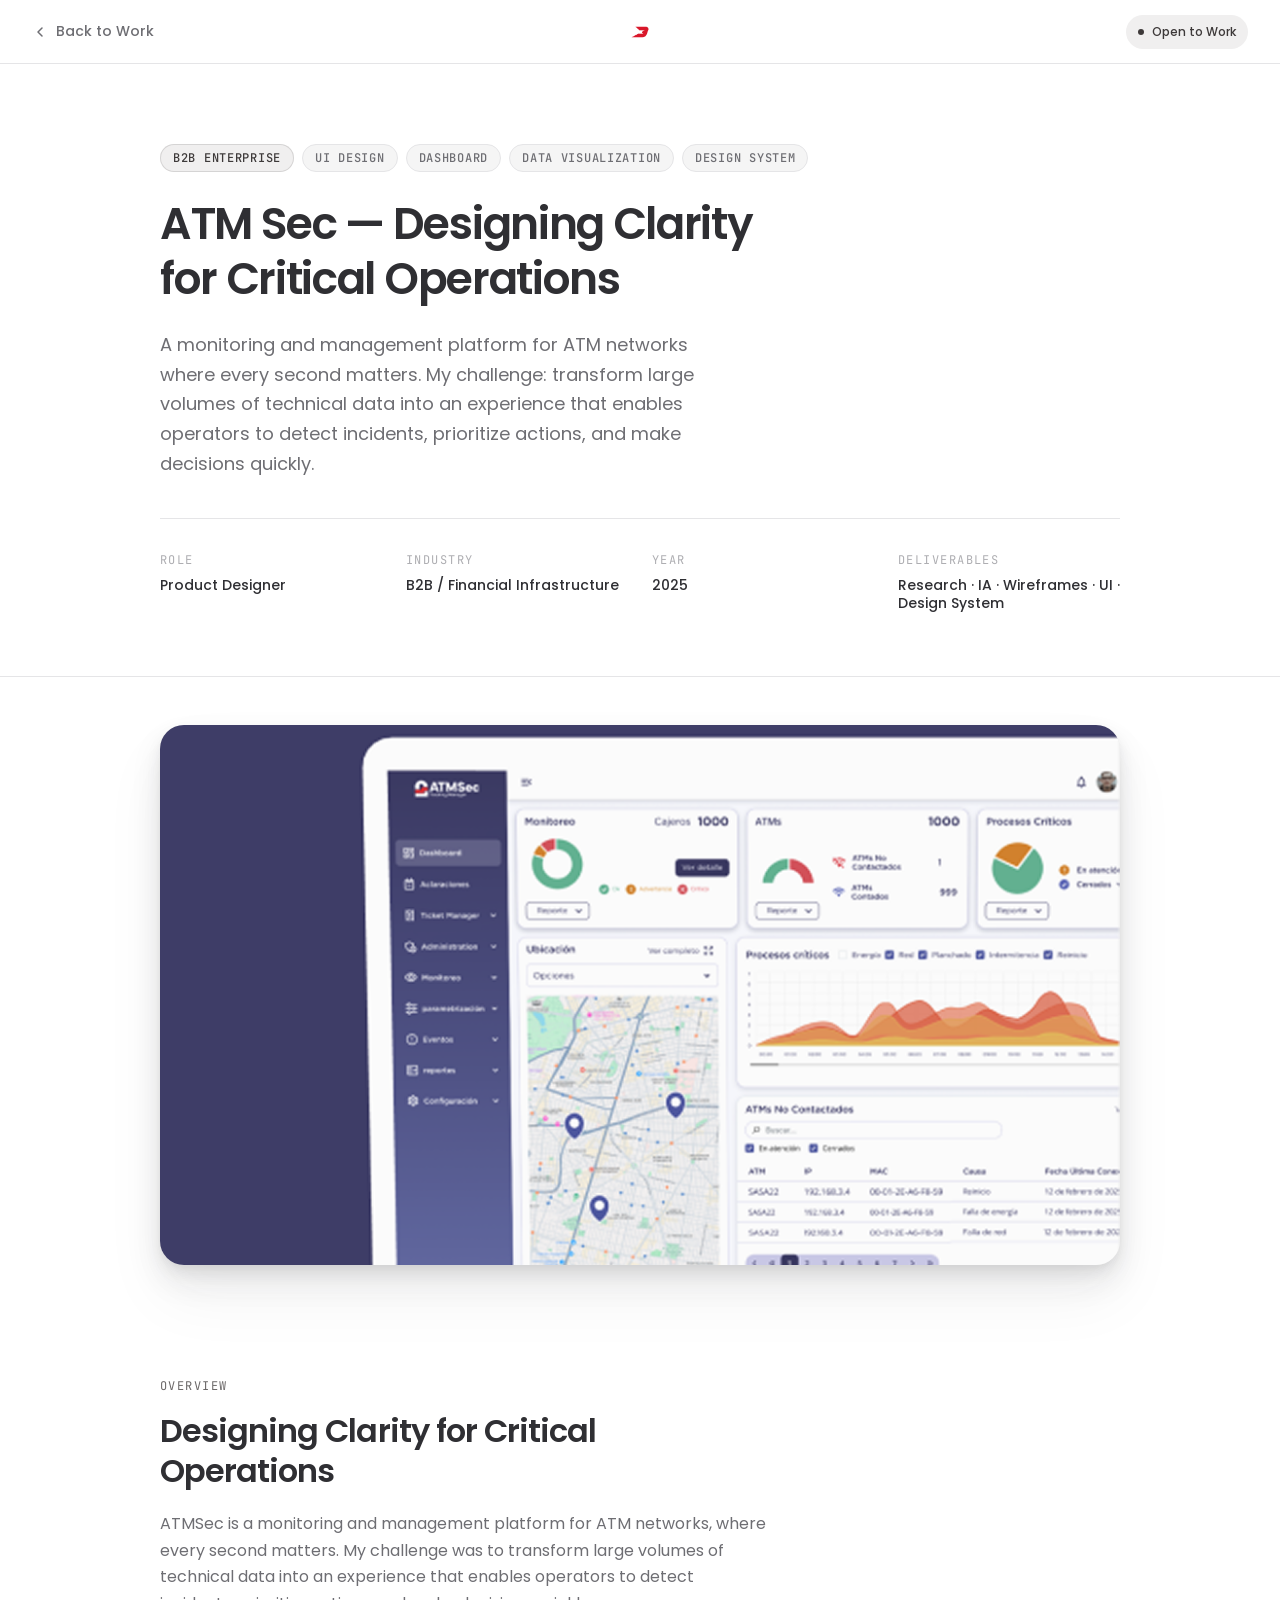
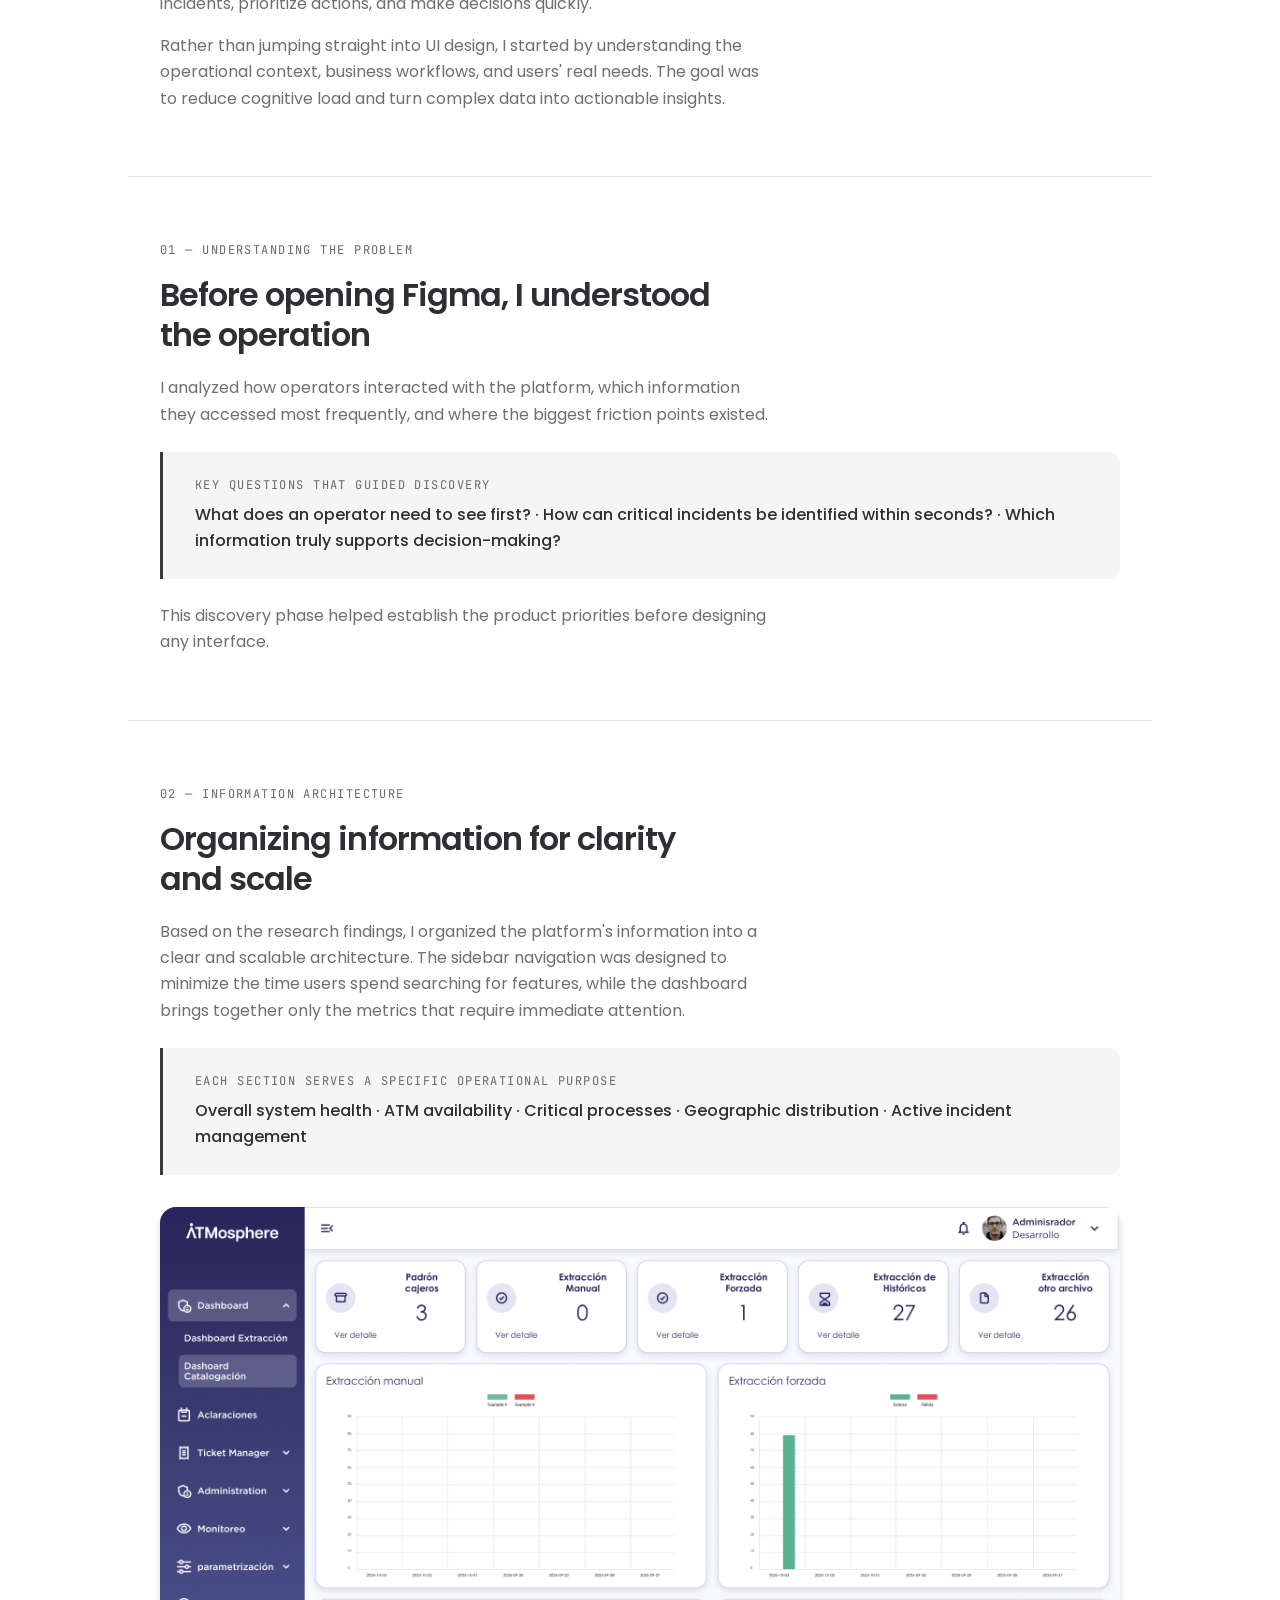
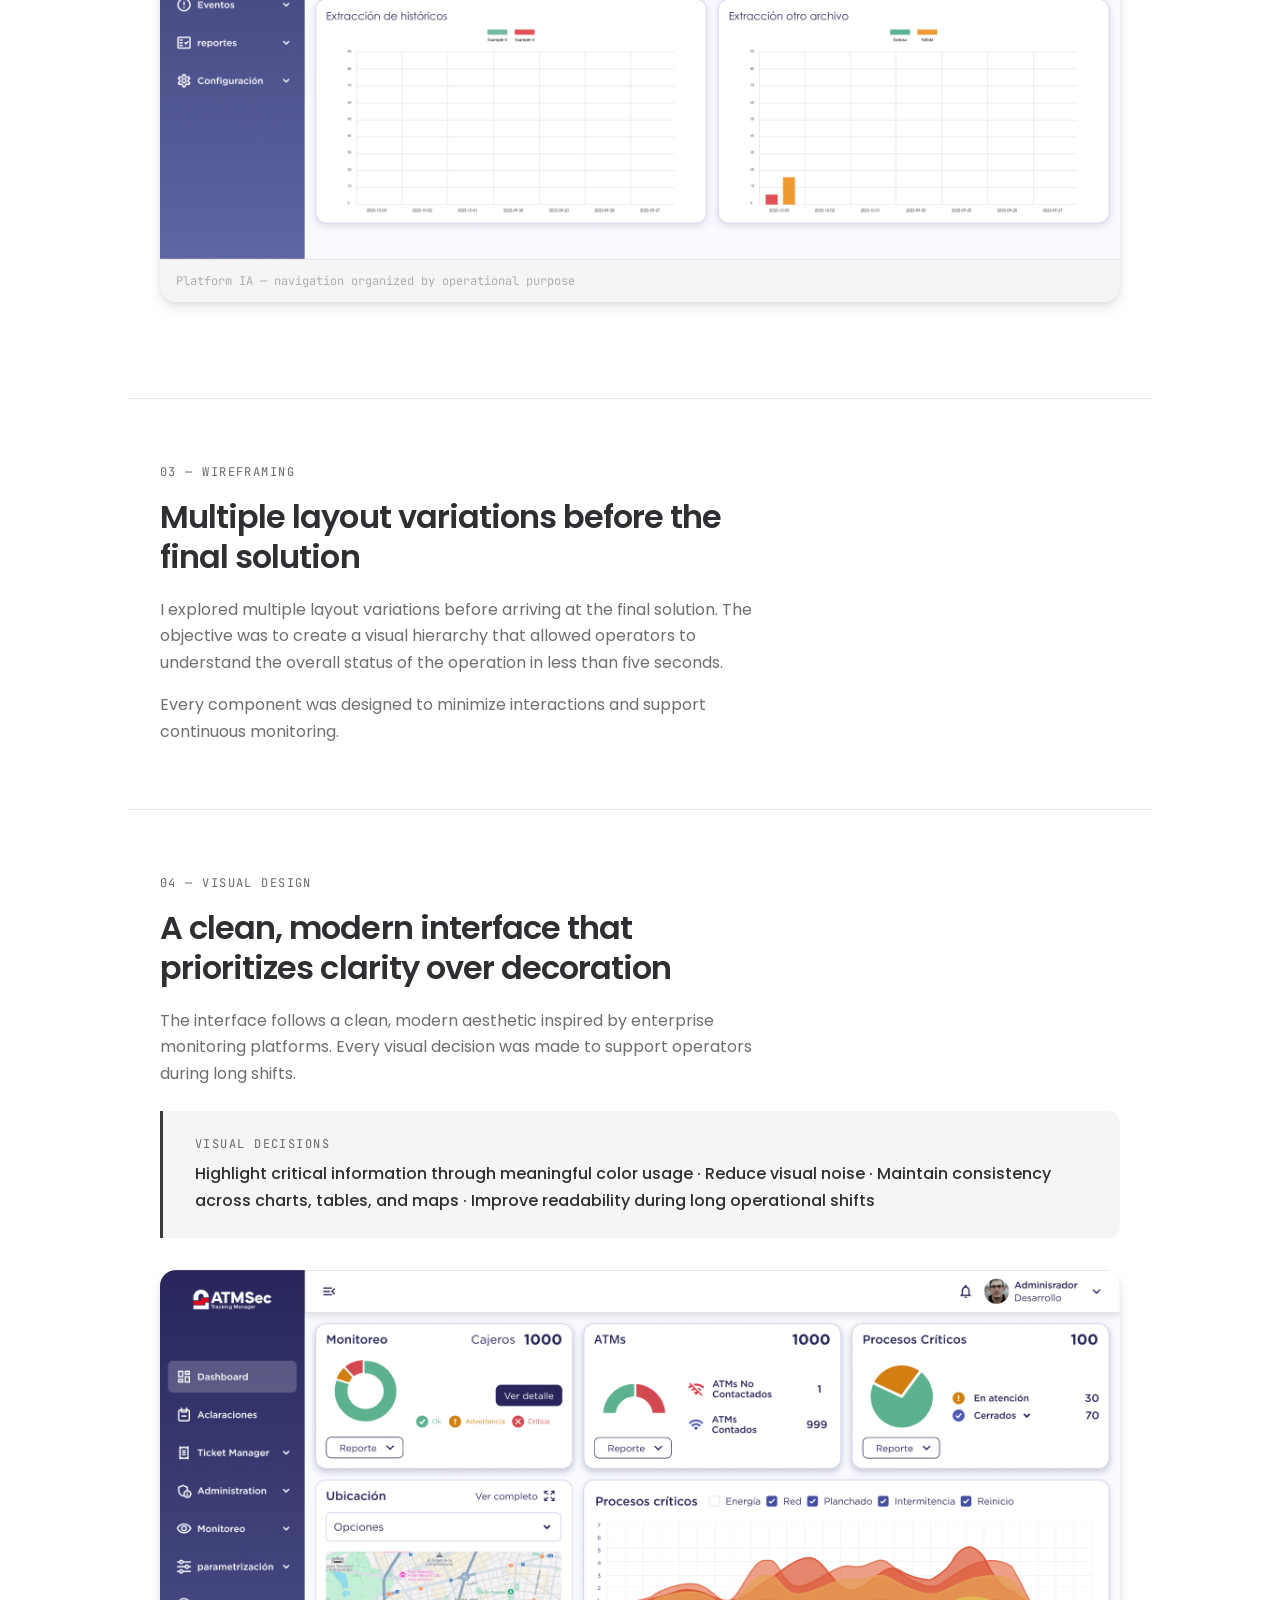
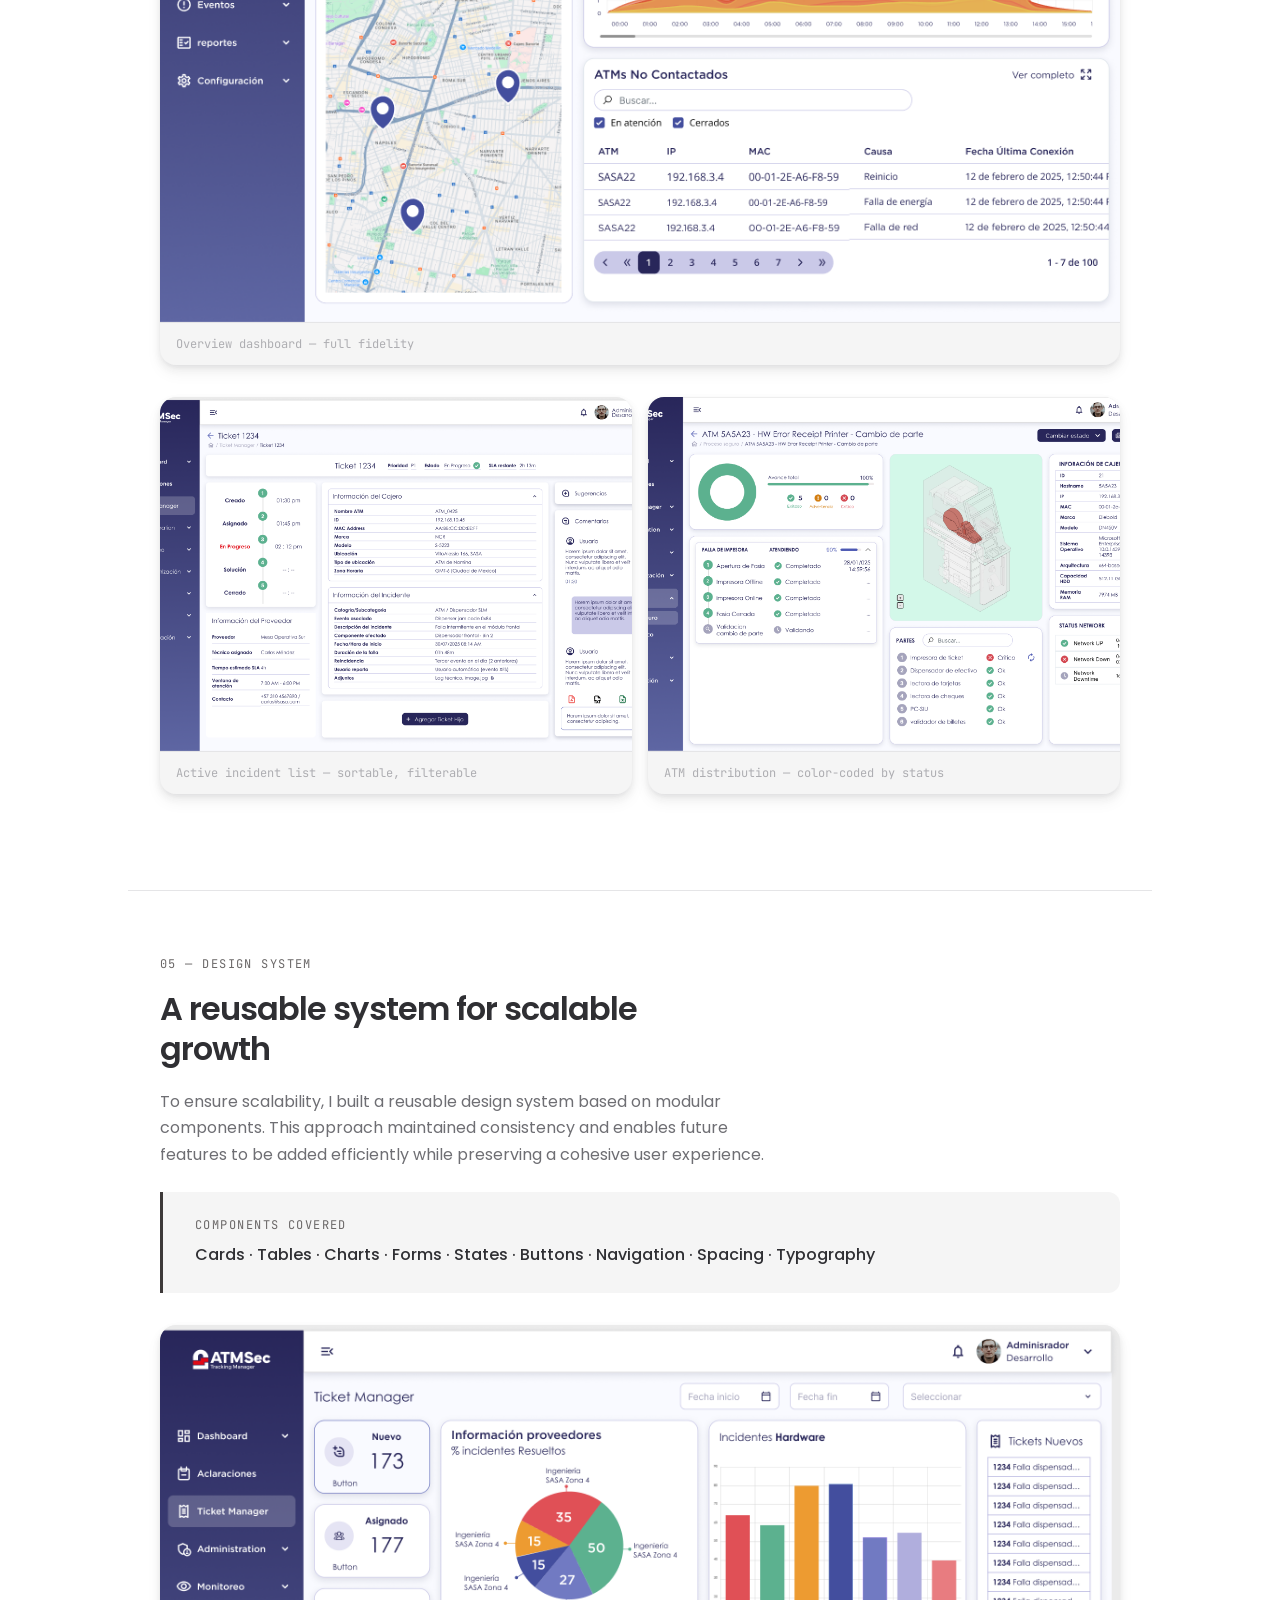
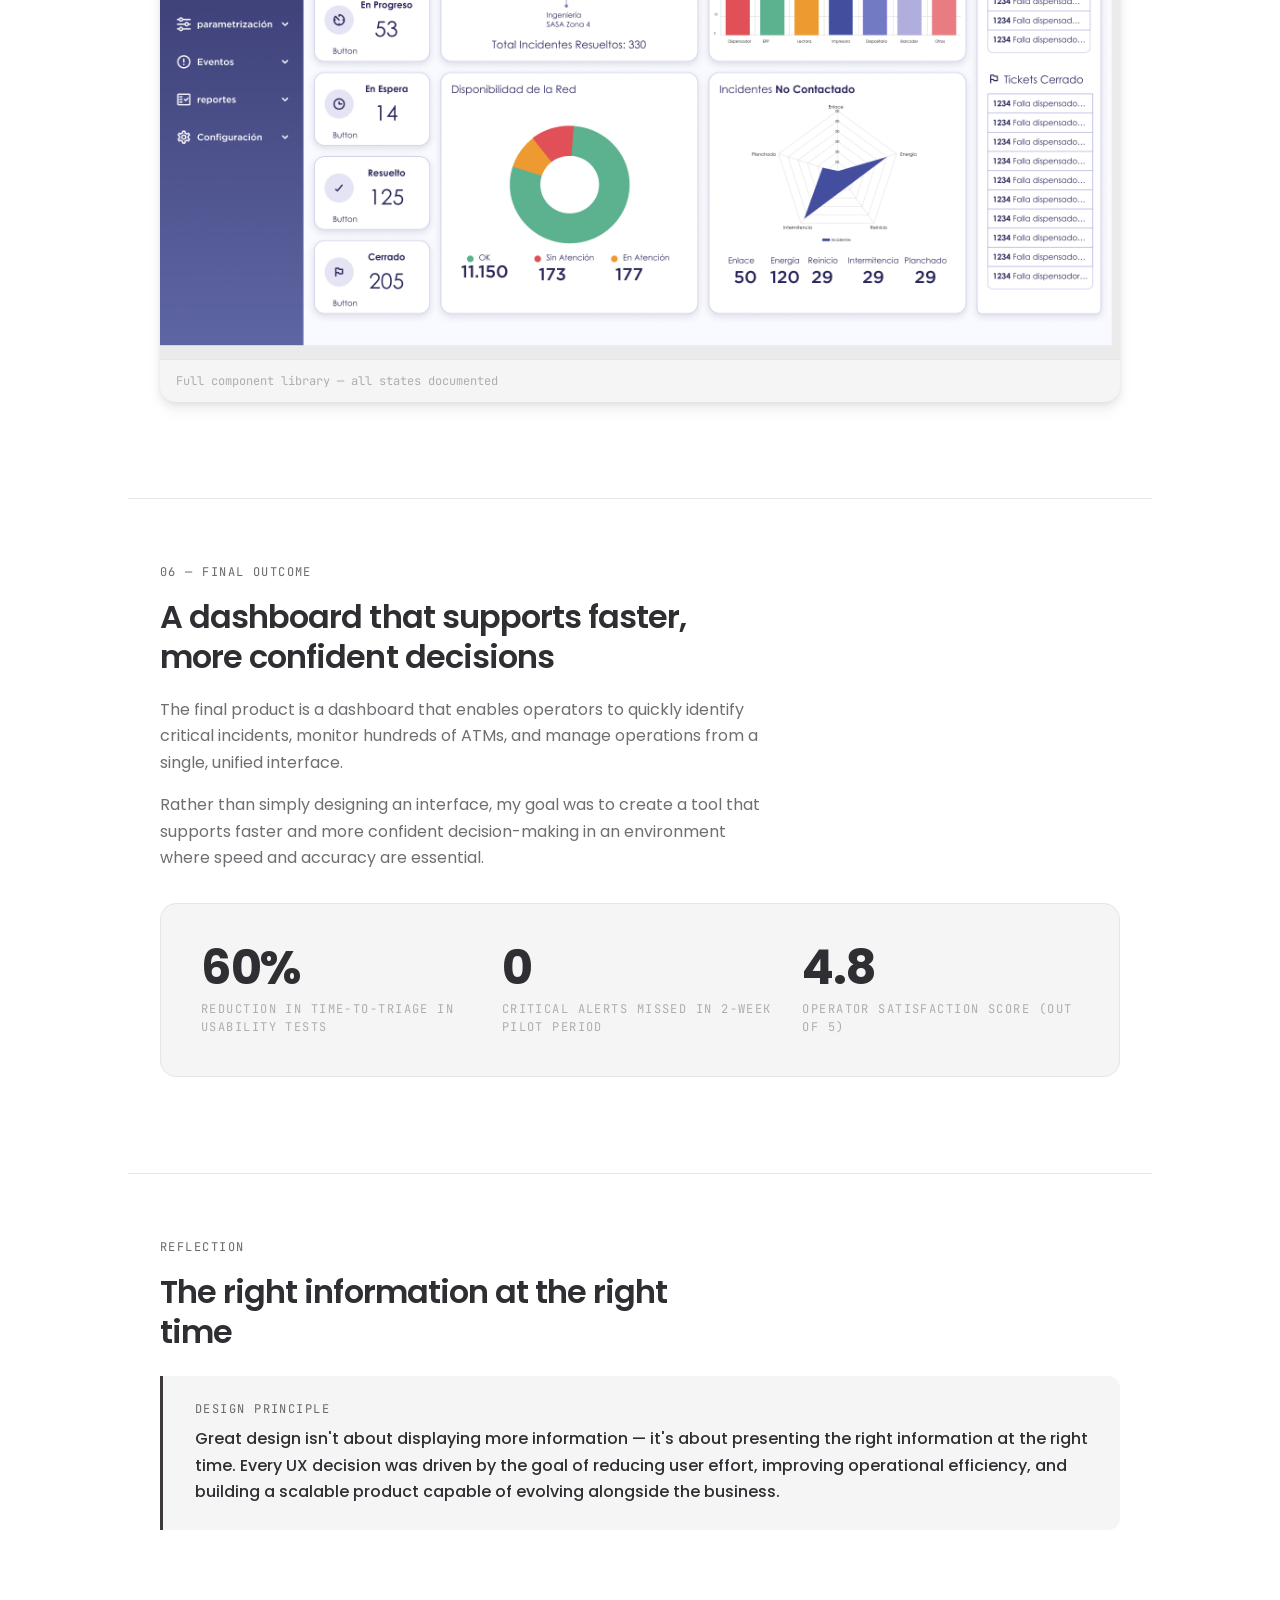
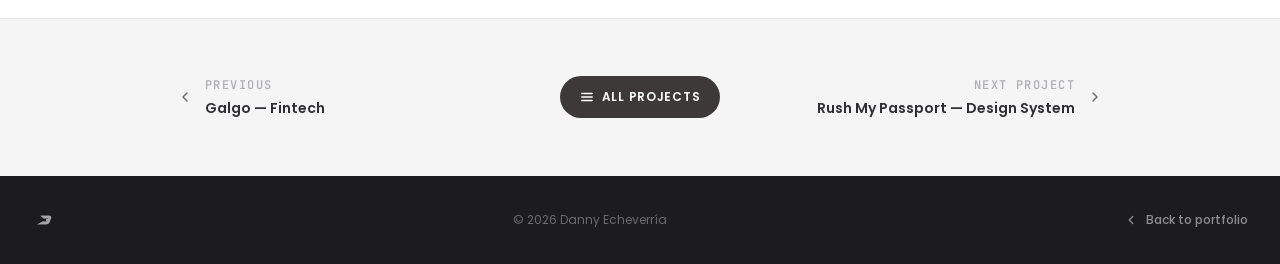
<file: atmsec.html>
<!DOCTYPE html>
<html lang="en">
<head>
<meta charset="UTF-8">
<meta name="viewport" content="width=device-width, initial-scale=1.0">
<meta name="description" content="ATM Sec — B2B enterprise dashboard case study by Danny Echeverría.">
<title>ATM Sec — Danny Echeverría</title>
<link rel="stylesheet" href="case-study.css">
</head>
<body>

<!-- NAV -->
<nav class="cs-nav" aria-label="Case study navigation">
  <div class="cs-nav__inner">
    <a href="index.html#work" class="cs-nav__back">
      <svg width="16" height="16" viewBox="0 0 16 16" fill="none" aria-hidden="true">
        <path d="M10 12L6 8l4-4" stroke="currentColor" stroke-width="1.5" stroke-linecap="round" stroke-linejoin="round"/>
      </svg>
      Back to Work
    </a>
    <a href="index.html" class="cs-nav__logo">
      <img src="Logo-Danjez.png" alt="Danny Echeverría" width="120" height="28">
    </a>
    <div class="cs-nav__badge">
      <span class="cs-nav__badge-dot"></span>
      Open to Work
    </div>
  </div>
</nav>

<!-- HEADER -->
<header class="cs-header">
  <div class="cs-header__inner">
    <div class="cs-header__tags anim">
      <span class="cs-tag cs-tag--accent">B2B Enterprise</span>
      <span class="cs-tag">UI Design</span>
      <span class="cs-tag">Dashboard</span>
      <span class="cs-tag">Data Visualization</span>
      <span class="cs-tag">Design System</span>
    </div>
    <h1 class="cs-header__title anim">ATM Sec — Designing Clarity for Critical Operations</h1>
    <p class="cs-header__subtitle anim">A monitoring and management platform for ATM networks where every second matters. My challenge: transform large volumes of technical data into an experience that enables operators to detect incidents, prioritize actions, and make decisions quickly.</p>
    <div class="cs-meta anim">
      <div class="cs-meta__item">
        <p class="cs-meta__label">Role</p>
        <p class="cs-meta__value">Product Designer</p>
      </div>
      <div class="cs-meta__item">
        <p class="cs-meta__label">Industry</p>
        <p class="cs-meta__value">B2B / Financial Infrastructure</p>
      </div>
      <div class="cs-meta__item">
        <p class="cs-meta__label">Year</p>
        <p class="cs-meta__value">2025</p>
      </div>
      <div class="cs-meta__item">
        <p class="cs-meta__label">Deliverables</p>
        <p class="cs-meta__value">Research · IA · Wireframes · UI · Design System</p>
      </div>
    </div>
  </div>
</header>

<!-- COVER -->
<div class="cs-cover anim">
  <div class="cs-cover__image">
    <img src="atm-sec.png" alt="ATM Sec — Monitoring Dashboard">
  </div>
</div>

<!-- OVERVIEW -->
<section class="cs-section anim">
  <p class="cs-section__eyebrow">Overview</p>
  <h2 class="cs-section__title">Designing Clarity for Critical Operations</h2>
  <p class="cs-section__body">ATMSec is a monitoring and management platform for ATM networks, where every second matters. My challenge was to transform large volumes of technical data into an experience that enables operators to detect incidents, prioritize actions, and make decisions quickly.</p>
  <p class="cs-section__body">Rather than jumping straight into UI design, I started by understanding the operational context, business workflows, and users' real needs. The goal was to reduce cognitive load and turn complex data into actionable insights.</p>
</section>

<!-- UNDERSTANDING THE PROBLEM -->
<section class="cs-section anim">
  <p class="cs-section__eyebrow">01 — Understanding the Problem</p>
  <h2 class="cs-section__title">Before opening Figma, I understood the operation</h2>
  <p class="cs-section__body">I analyzed how operators interacted with the platform, which information they accessed most frequently, and where the biggest friction points existed.</p>
  <div class="cs-callout">
    <p class="cs-callout__label">Key questions that guided discovery</p>
    <p class="cs-callout__text">What does an operator need to see first? · How can critical incidents be identified within seconds? · Which information truly supports decision-making?</p>
  </div>
  <p class="cs-section__body">This discovery phase helped establish the product priorities before designing any interface.</p>
</section>

<!-- INFORMATION ARCHITECTURE -->
<section class="cs-section anim">
  <p class="cs-section__eyebrow">02 — Information Architecture</p>
  <h2 class="cs-section__title">Organizing information for clarity and scale</h2>
  <p class="cs-section__body">Based on the research findings, I organized the platform's information into a clear and scalable architecture. The sidebar navigation was designed to minimize the time users spend searching for features, while the dashboard brings together only the metrics that require immediate attention.</p>
  <div class="cs-callout">
    <p class="cs-callout__label">Each section serves a specific operational purpose</p>
    <p class="cs-callout__text">Overall system health · ATM availability · Critical processes · Geographic distribution · Active incident management</p>
  </div>
  <div class="cs-image">
    <img src="atm-img/Frame%208.png" alt="ATM Sec — Information Architecture" style="width: 100%; height: auto; display: block;">
    <p class="cs-image__caption">Platform IA — navigation organized by operational purpose</p>
  </div>
</section>

<!-- WIREFRAMING -->
<section class="cs-section anim">
  <p class="cs-section__eyebrow">03 — Wireframing</p>
  <h2 class="cs-section__title">Multiple layout variations before the final solution</h2>
  <p class="cs-section__body">I explored multiple layout variations before arriving at the final solution. The objective was to create a visual hierarchy that allowed operators to understand the overall status of the operation in less than five seconds.</p>
  <p class="cs-section__body">Every component was designed to minimize interactions and support continuous monitoring.</p>
</section>

<!-- VISUAL DESIGN -->
<section class="cs-section anim">
  <p class="cs-section__eyebrow">04 — Visual Design</p>
  <h2 class="cs-section__title">A clean, modern interface that prioritizes clarity over decoration</h2>
  <p class="cs-section__body">The interface follows a clean, modern aesthetic inspired by enterprise monitoring platforms. Every visual decision was made to support operators during long shifts.</p>
  <div class="cs-callout">
    <p class="cs-callout__label">Visual decisions</p>
    <p class="cs-callout__text">Highlight critical information through meaningful color usage · Reduce visual noise · Maintain consistency across charts, tables, and maps · Improve readability during long operational shifts</p>
  </div>
  <div class="cs-image">
    <img src="atm-img/%28D%29%20-%20Dashboard.png" alt="ATM Sec — Main dashboard" style="width: 100%; height: auto; display: block;">
    <p class="cs-image__caption">Overview dashboard — full fidelity</p>
  </div>
  <div class="cs-grid cs-grid--2">
    <div class="cs-image cs-image--flush">
      <img src="atm-img/%28D%29%20-%20Ticket%20Manager.png" alt="ATM Sec — Ticket Manager" style="width: 100%; aspect-ratio: 4/3; object-fit: cover; display: block;">
      <p class="cs-image__caption">Active incident list — sortable, filterable</p>
    </div>
    <div class="cs-image cs-image--flush">
      <img src="atm-img/%28D%29%20-%20Procesos%20Seguro-%20validando.png" alt="ATM Sec — Secure Processes" style="width: 100%; aspect-ratio: 4/3; object-fit: cover; display: block;">
      <p class="cs-image__caption">ATM distribution — color-coded by status</p>
    </div>
  </div>
</section>

<!-- DESIGN SYSTEM -->
<section class="cs-section anim">
  <p class="cs-section__eyebrow">05 — Design System</p>
  <h2 class="cs-section__title">A reusable system for scalable growth</h2>
  <p class="cs-section__body">To ensure scalability, I built a reusable design system based on modular components. This approach maintained consistency and enables future features to be added efficiently while preserving a cohesive user experience.</p>
  <div class="cs-callout">
    <p class="cs-callout__label">Components covered</p>
    <p class="cs-callout__text">Cards · Tables · Charts · Forms · States · Buttons · Navigation · Spacing · Typography</p>
  </div>
  <div class="cs-image">
    <img src="atm-img/Ticket%20Manager%20db%20v3.png" alt="ATM Sec — Design System components" style="width: 100%; height: auto; display: block;">
    <p class="cs-image__caption">Full component library — all states documented</p>
  </div>
</section>

<!-- FINAL OUTCOME -->
<section class="cs-section anim">
  <p class="cs-section__eyebrow">06 — Final Outcome</p>
  <h2 class="cs-section__title">A dashboard that supports faster, more confident decisions</h2>
  <p class="cs-section__body">The final product is a dashboard that enables operators to quickly identify critical incidents, monitor hundreds of ATMs, and manage operations from a single, unified interface.</p>
  <p class="cs-section__body">Rather than simply designing an interface, my goal was to create a tool that supports faster and more confident decision-making in an environment where speed and accuracy are essential.</p>
  <div class="cs-metrics">
    <div class="cs-metric">
      <p class="cs-metric__number">60%</p>
      <p class="cs-metric__label">Reduction in time-to-triage in usability tests</p>
    </div>
    <div class="cs-metric">
      <p class="cs-metric__number">0</p>
      <p class="cs-metric__label">Critical alerts missed in 2-week pilot period</p>
    </div>
    <div class="cs-metric">
      <p class="cs-metric__number">4.8</p>
      <p class="cs-metric__label">Operator satisfaction score (out of 5)</p>
    </div>
  </div>
</section>

<!-- REFLECTION -->
<section class="cs-section anim">
  <p class="cs-section__eyebrow">Reflection</p>
  <h2 class="cs-section__title">The right information at the right time</h2>
  <div class="cs-callout">
    <p class="cs-callout__label">Design principle</p>
    <p class="cs-callout__text">Great design isn't about displaying more information — it's about presenting the right information at the right time. Every UX decision was driven by the goal of reducing user effort, improving operational efficiency, and building a scalable product capable of evolving alongside the business.</p>
  </div>
</section>

<!-- PROJECT NAV -->
<nav class="cs-project-nav" aria-label="Project navigation">
  <div class="cs-project-nav__inner">
    <a href="galgo.html" class="cs-project-nav__link">
      <svg width="16" height="16" viewBox="0 0 16 16" fill="none" aria-hidden="true">
        <path d="M10 12L6 8l4-4" stroke="currentColor" stroke-width="1.5" stroke-linecap="round" stroke-linejoin="round"/>
      </svg>
      <div>
        <span class="cs-project-nav__label">Previous</span>
        <span class="cs-project-nav__title">Galgo — Fintech</span>
      </div>
    </a>
    <div class="cs-project-nav__center">
      <a href="index.html#work" class="cs-project-nav__all">
        <svg width="14" height="14" viewBox="0 0 16 16" fill="none" aria-hidden="true">
          <path d="M2 4h12M2 8h12M2 12h12" stroke="currentColor" stroke-width="1.5" stroke-linecap="round"/>
        </svg>
        All Projects
      </a>
    </div>
    <a href="rushmypassport.html" class="cs-project-nav__link cs-project-nav__link--next">
      <div>
        <span class="cs-project-nav__label">Next Project</span>
        <span class="cs-project-nav__title">Rush My Passport — Design System</span>
      </div>
      <svg width="16" height="16" viewBox="0 0 16 16" fill="none" aria-hidden="true">
        <path d="M6 12l4-4-4-4" stroke="currentColor" stroke-width="1.5" stroke-linecap="round" stroke-linejoin="round"/>
      </svg>
    </a>
  </div>
</nav>

<!-- FOOTER -->
<footer class="cs-footer">
  <div class="cs-footer__inner">
    <a href="index.html" class="cs-footer__logo">
      <img src="Logo-Danjez.png" alt="Danny Echeverría" width="100" height="24">
    </a>
    <p class="cs-footer__copy">© 2026 Danny Echeverría</p>
    <a href="index.html#work" class="cs-footer__back">
      <svg width="14" height="14" viewBox="0 0 16 16" fill="none" aria-hidden="true">
        <path d="M10 12L6 8l4-4" stroke="currentColor" stroke-width="1.5" stroke-linecap="round" stroke-linejoin="round"/>
      </svg>
      Back to portfolio
    </a>
  </div>
</footer>

<script>
const observer = new IntersectionObserver((entries) => {
  entries.forEach(e => { if (e.isIntersecting) { e.target.classList.add('anim--visible'); observer.unobserve(e.target); } });
}, { threshold: 0.1, rootMargin: '0px 0px -40px 0px' });
document.querySelectorAll('.anim').forEach(el => observer.observe(el));
</script>
</body>
</html>
</file>
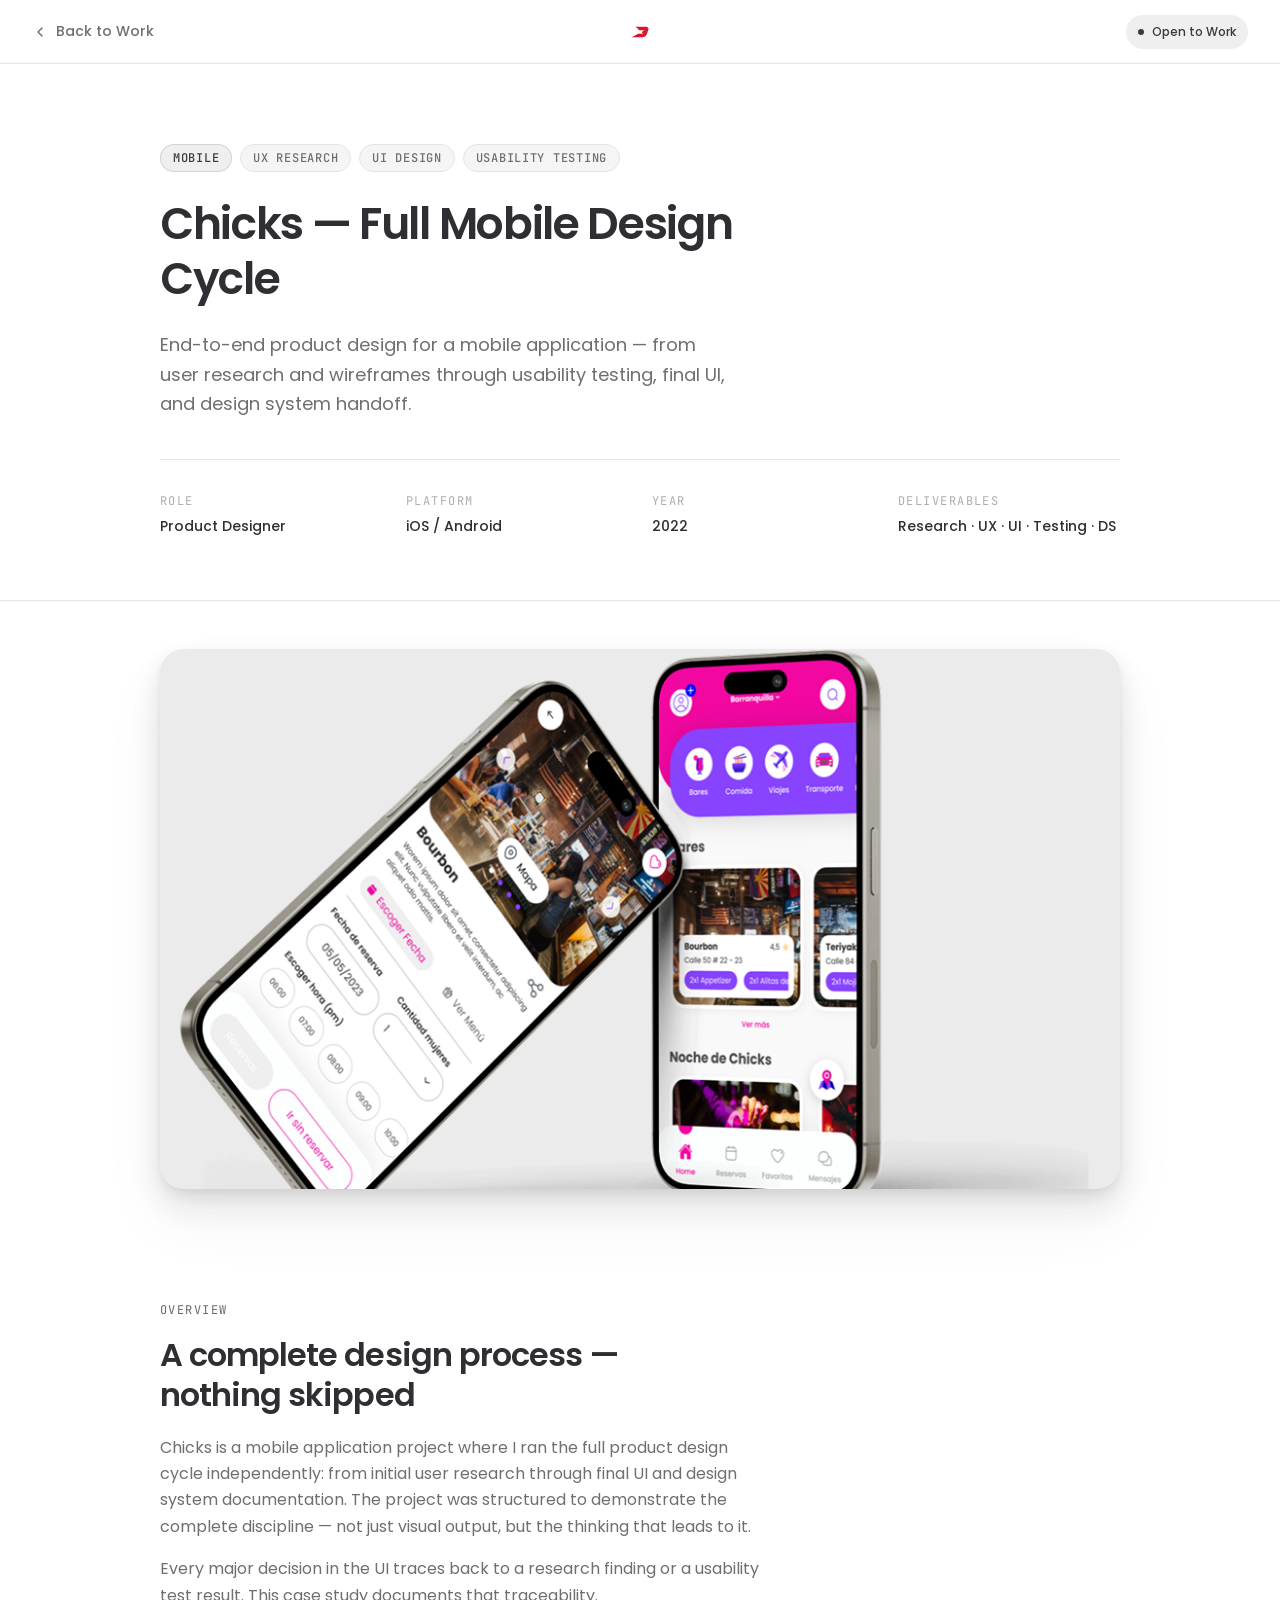
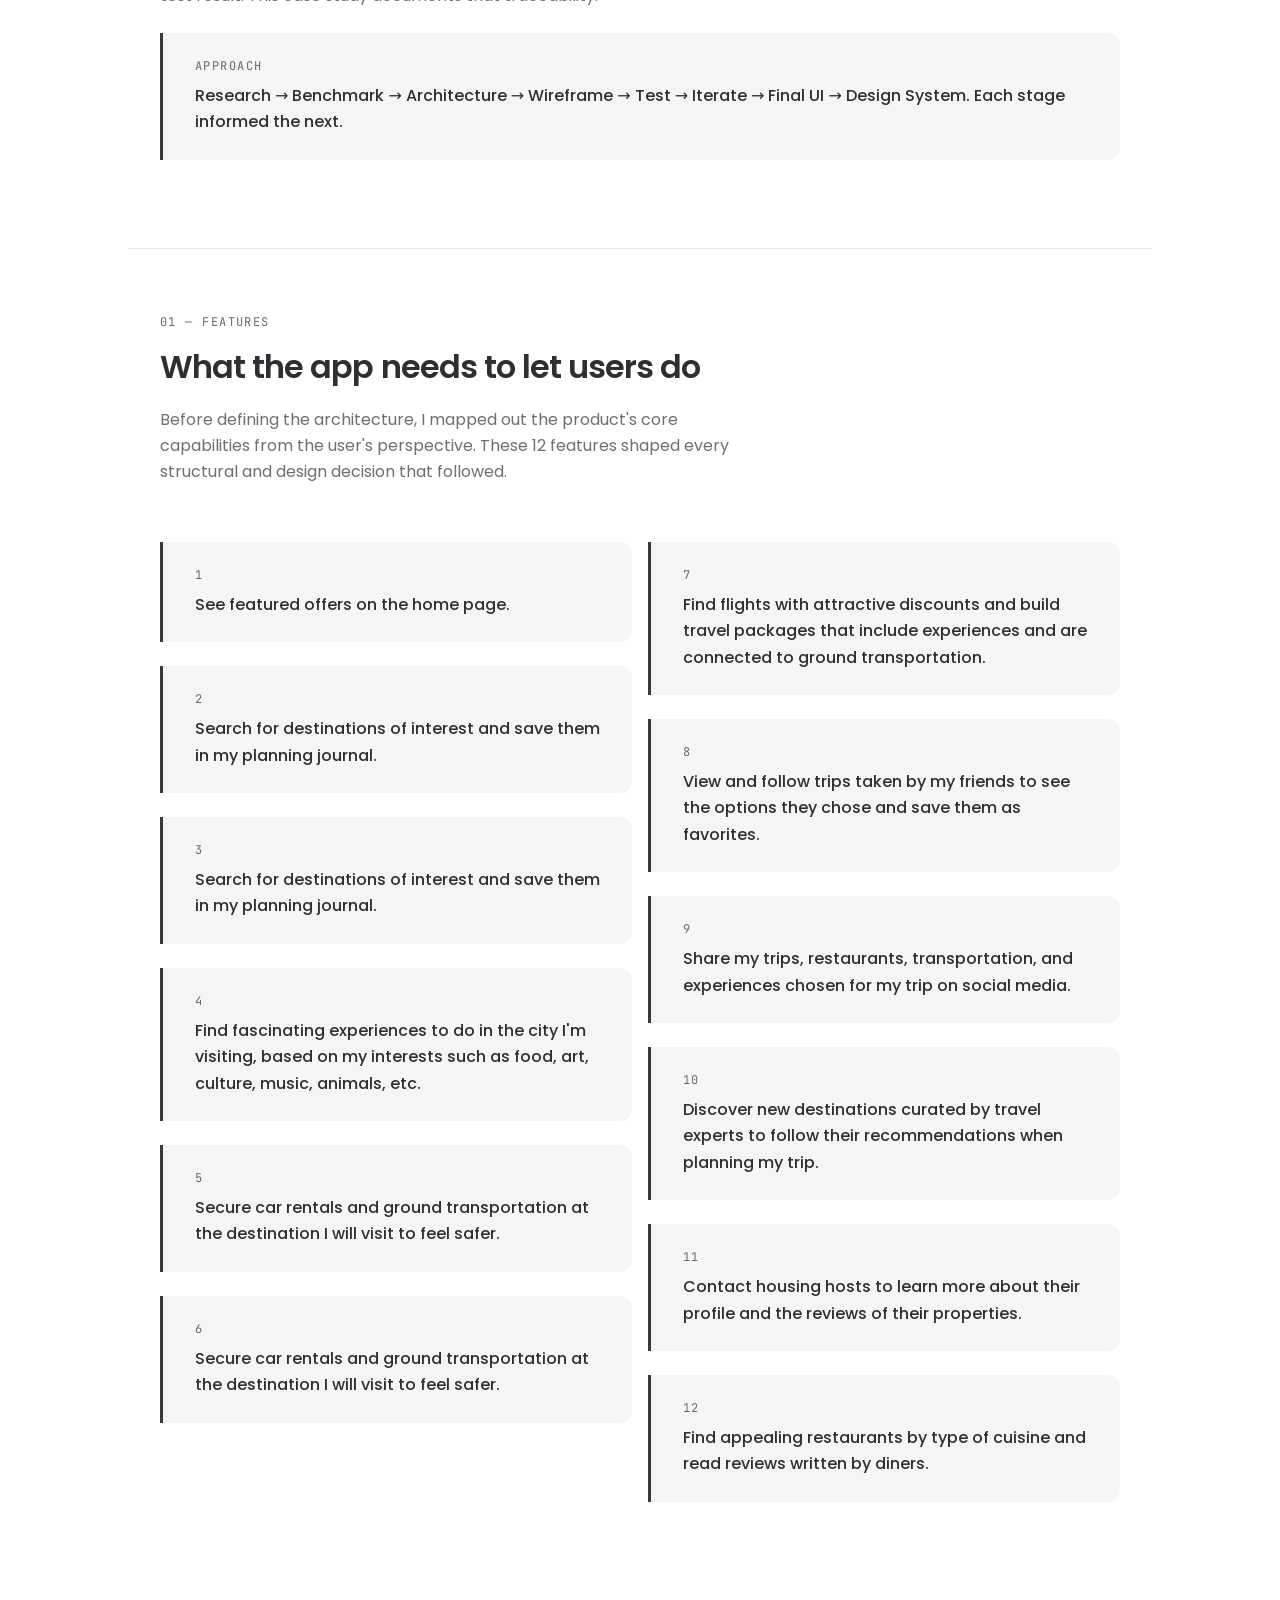
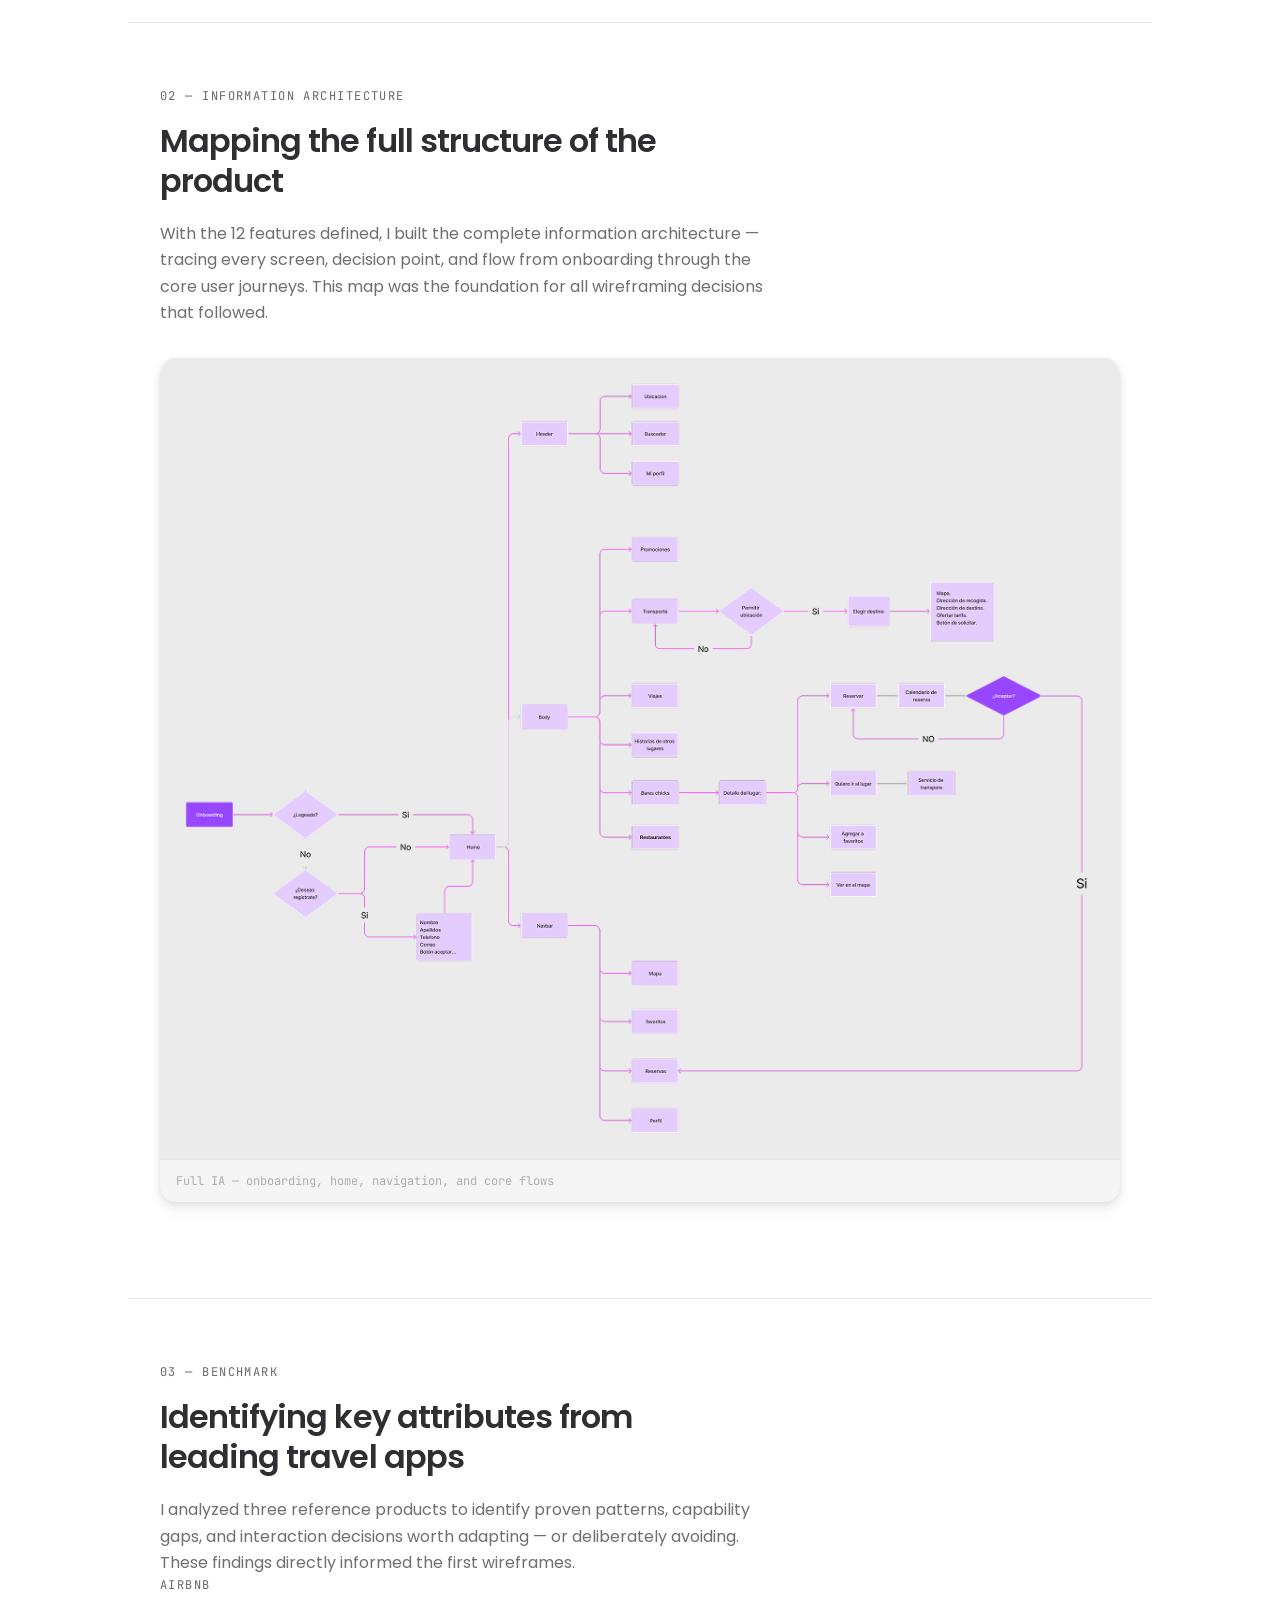
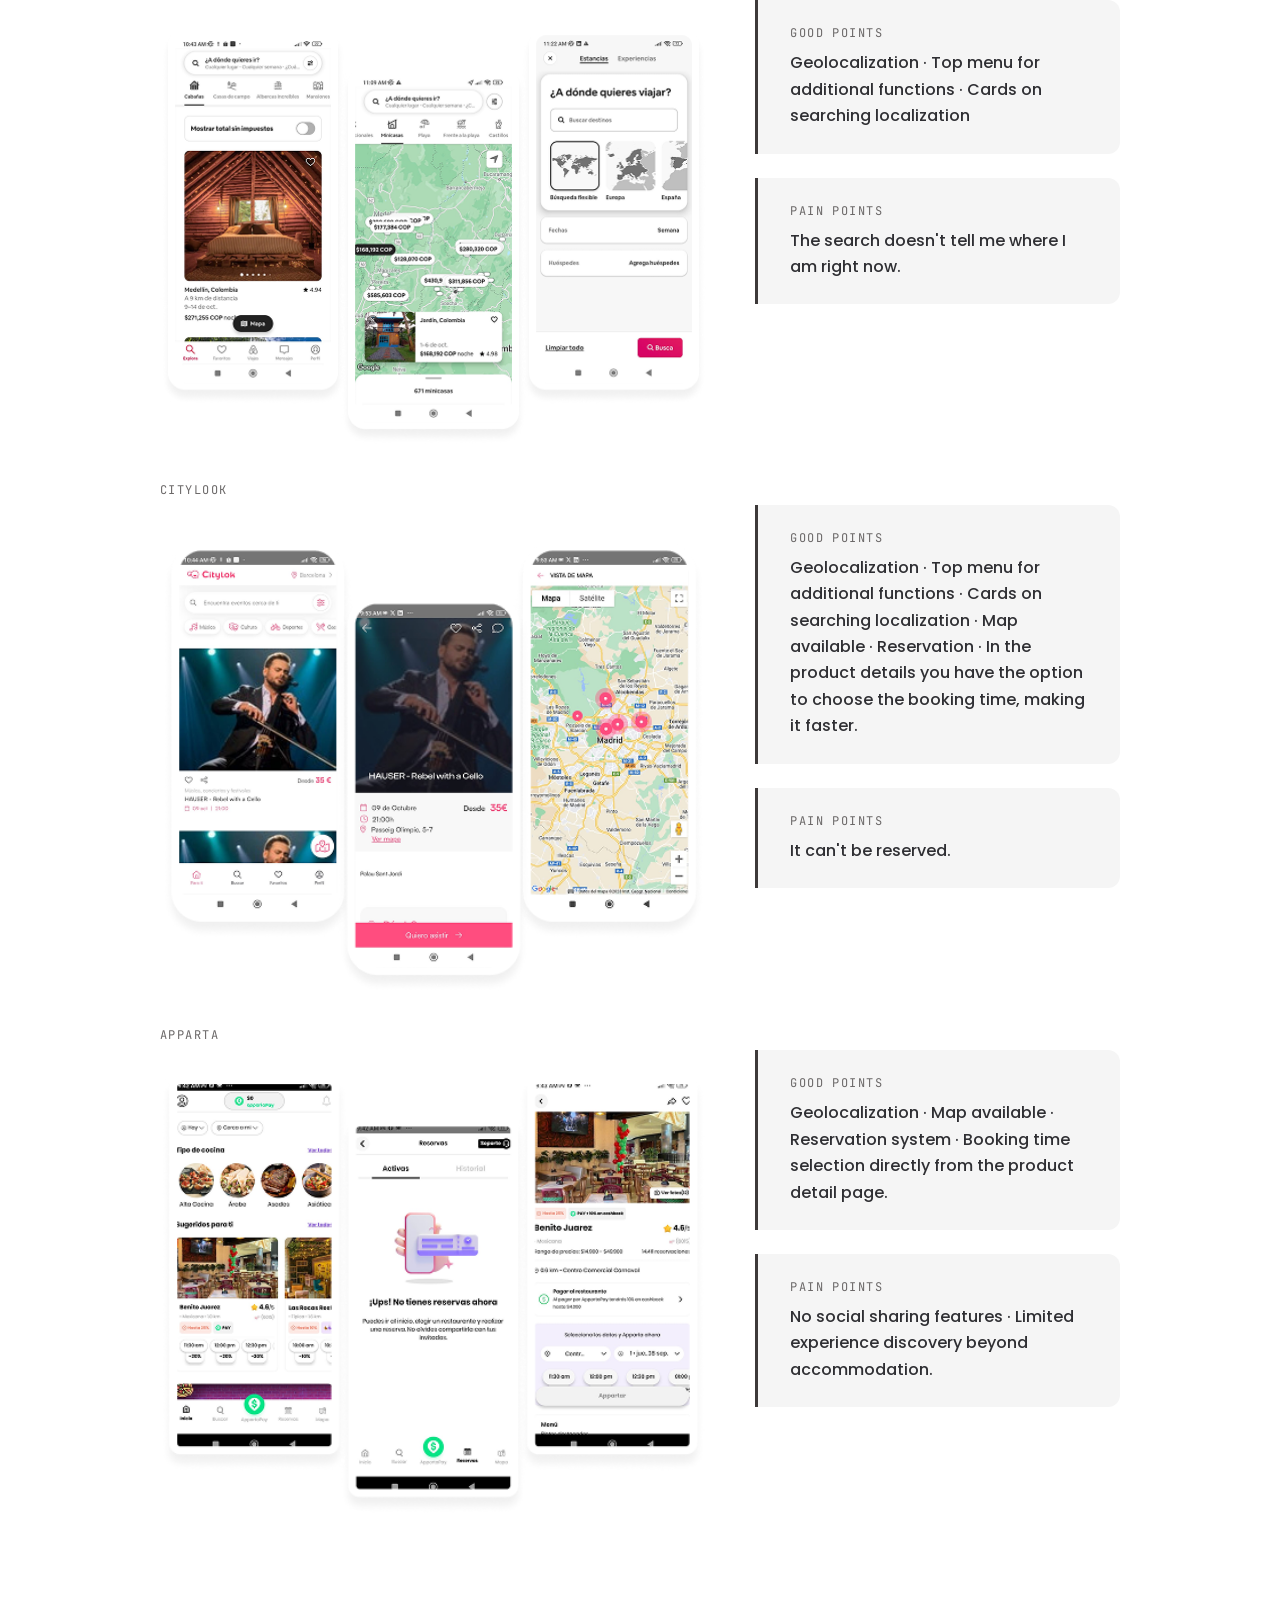
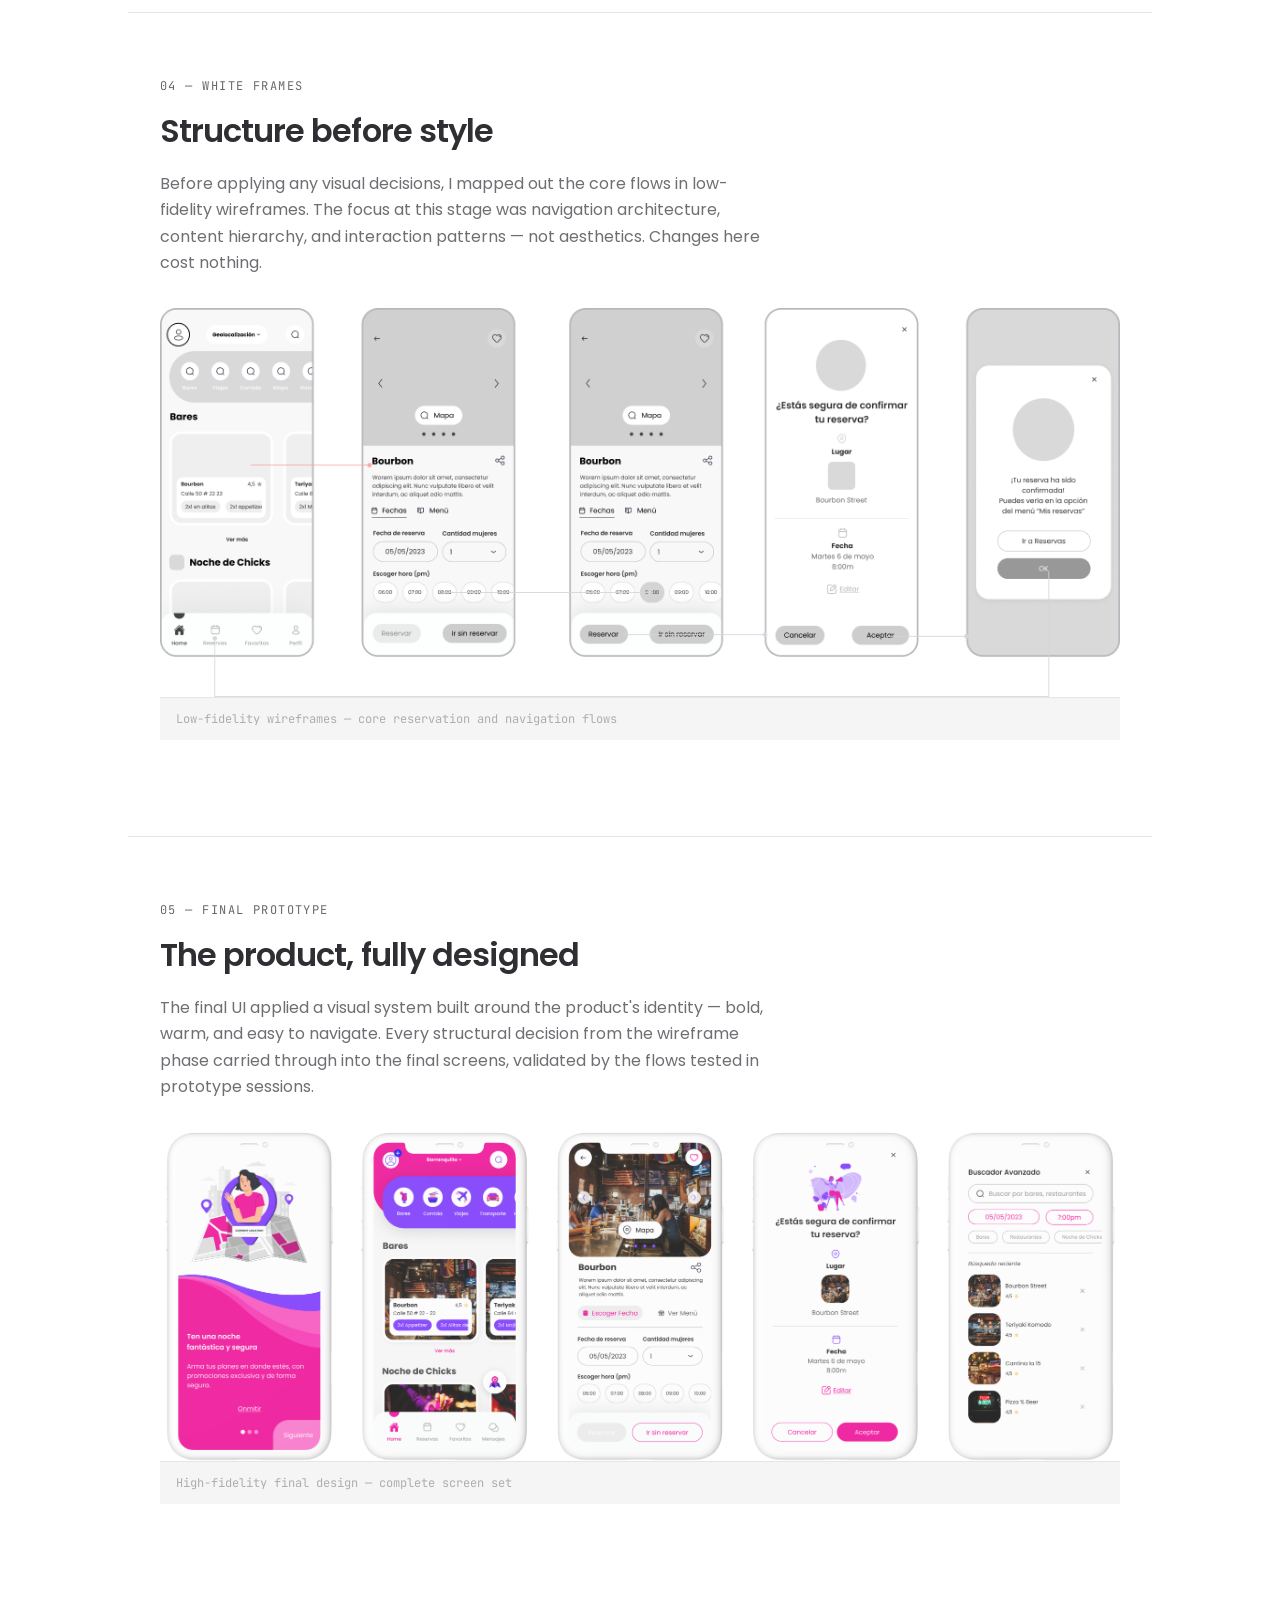
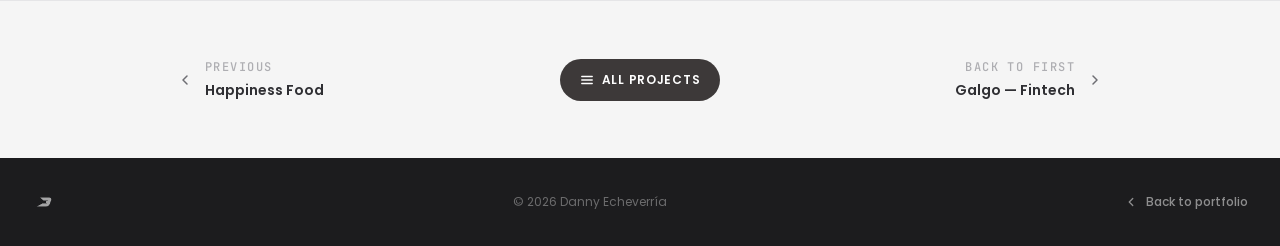
<file: chicks.html>
<!DOCTYPE html>
<html lang="en">
<head>
<meta charset="UTF-8">
<meta name="viewport" content="width=device-width, initial-scale=1.0">
<meta name="description" content="Chicks — Mobile app case study by Danny Echeverría.">
<title>Chicks — Danny Echeverría</title>
<link rel="stylesheet" href="case-study.css">
</head>
<body>

<!-- NAV -->
<nav class="cs-nav" aria-label="Case study navigation">
  <div class="cs-nav__inner">
    <a href="index.html#work" class="cs-nav__back">
      <svg width="16" height="16" viewBox="0 0 16 16" fill="none" aria-hidden="true">
        <path d="M10 12L6 8l4-4" stroke="currentColor" stroke-width="1.5" stroke-linecap="round" stroke-linejoin="round"/>
      </svg>
      Back to Work
    </a>
    <a href="index.html" class="cs-nav__logo">
      <img src="Logo-Danjez.png" alt="Danny Echeverría" width="120" height="28">
    </a>
    <div class="cs-nav__badge">
      <span class="cs-nav__badge-dot"></span>
      Open to Work
    </div>
  </div>
</nav>

<!-- HEADER -->
<header class="cs-header">
  <div class="cs-header__inner">
    <div class="cs-header__tags anim">
      <span class="cs-tag cs-tag--accent">Mobile</span>
      <span class="cs-tag">UX Research</span>
      <span class="cs-tag">UI Design</span>
      <span class="cs-tag">Usability Testing</span>
    </div>
    <h1 class="cs-header__title anim">Chicks — Full Mobile Design Cycle</h1>
    <p class="cs-header__subtitle anim">End-to-end product design for a mobile application — from user research and wireframes through usability testing, final UI, and design system handoff.</p>
    <div class="cs-meta anim">
      <div class="cs-meta__item">
        <p class="cs-meta__label">Role</p>
        <p class="cs-meta__value">Product Designer</p>
      </div>
      <div class="cs-meta__item">
        <p class="cs-meta__label">Platform</p>
        <p class="cs-meta__value">iOS / Android</p>
      </div>
      <div class="cs-meta__item">
        <p class="cs-meta__label">Year</p>
        <p class="cs-meta__value">2022</p>
      </div>
      <div class="cs-meta__item">
        <p class="cs-meta__label">Deliverables</p>
        <p class="cs-meta__value">Research · UX · UI · Testing · DS</p>
      </div>
    </div>
  </div>
</header>

<!-- COVER -->
<div class="cs-cover anim">
  <div class="cs-cover__image">
    <img src="chicks.png" alt="Chicks Mobile App">
  </div>
</div>

<!-- OVERVIEW -->
<section class="cs-section anim">
  <p class="cs-section__eyebrow">Overview</p>
  <h2 class="cs-section__title">A complete design process — nothing skipped</h2>
  <p class="cs-section__body">Chicks is a mobile application project where I ran the full product design cycle independently: from initial user research through final UI and design system documentation. The project was structured to demonstrate the complete discipline — not just visual output, but the thinking that leads to it.</p>
  <p class="cs-section__body">Every major decision in the UI traces back to a research finding or a usability test result. This case study documents that traceability.</p>
  <div class="cs-callout">
    <p class="cs-callout__label">Approach</p>
    <p class="cs-callout__text">Research → Benchmark → Architecture → Wireframe → Test → Iterate → Final UI → Design System. Each stage informed the next.</p>
  </div>
</section>

<!-- FEATURES -->
<section class="cs-section anim">
  <p class="cs-section__eyebrow">01 — Features</p>
  <h2 class="cs-section__title">What the app needs to let users do</h2>
  <p class="cs-section__body">Before defining the architecture, I mapped out the product's core capabilities from the user's perspective. These 12 features shaped every structural and design decision that followed.</p>
  <div class="cs-grid cs-grid--2">
    <div>
      <div class="cs-callout">
        <p class="cs-callout__label">1</p>
        <p class="cs-callout__text">See featured offers on the home page.</p>
      </div>
      <div class="cs-callout">
        <p class="cs-callout__label">2</p>
        <p class="cs-callout__text">Search for destinations of interest and save them in my planning journal.</p>
      </div>
      <div class="cs-callout">
        <p class="cs-callout__label">3</p>
        <p class="cs-callout__text">Search for destinations of interest and save them in my planning journal.</p>
      </div>
      <div class="cs-callout">
        <p class="cs-callout__label">4</p>
        <p class="cs-callout__text">Find fascinating experiences to do in the city I'm visiting, based on my interests such as food, art, culture, music, animals, etc.</p>
      </div>
      <div class="cs-callout">
        <p class="cs-callout__label">5</p>
        <p class="cs-callout__text">Secure car rentals and ground transportation at the destination I will visit to feel safer.</p>
      </div>
      <div class="cs-callout">
        <p class="cs-callout__label">6</p>
        <p class="cs-callout__text">Secure car rentals and ground transportation at the destination I will visit to feel safer.</p>
      </div>
    </div>
    <div>
      <div class="cs-callout">
        <p class="cs-callout__label">7</p>
        <p class="cs-callout__text">Find flights with attractive discounts and build travel packages that include experiences and are connected to ground transportation.</p>
      </div>
      <div class="cs-callout">
        <p class="cs-callout__label">8</p>
        <p class="cs-callout__text">View and follow trips taken by my friends to see the options they chose and save them as favorites.</p>
      </div>
      <div class="cs-callout">
        <p class="cs-callout__label">9</p>
        <p class="cs-callout__text">Share my trips, restaurants, transportation, and experiences chosen for my trip on social media.</p>
      </div>
      <div class="cs-callout">
        <p class="cs-callout__label">10</p>
        <p class="cs-callout__text">Discover new destinations curated by travel experts to follow their recommendations when planning my trip.</p>
      </div>
      <div class="cs-callout">
        <p class="cs-callout__label">11</p>
        <p class="cs-callout__text">Contact housing hosts to learn more about their profile and the reviews of their properties.</p>
      </div>
      <div class="cs-callout">
        <p class="cs-callout__label">12</p>
        <p class="cs-callout__text">Find appealing restaurants by type of cuisine and read reviews written by diners.</p>
      </div>
    </div>
  </div>
</section>

<!-- INFORMATION ARCHITECTURE -->
<section class="cs-section anim">
  <p class="cs-section__eyebrow">02 — Information Architecture</p>
  <h2 class="cs-section__title">Mapping the full structure of the product</h2>
  <p class="cs-section__body">With the 12 features defined, I built the complete information architecture — tracing every screen, decision point, and flow from onboarding through the core user journeys. This map was the foundation for all wireframing decisions that followed.</p>
  <div class="cs-image">
    <img src="chicks/arquitectura-de-informacion-chicks.png" alt="Chicks — Information Architecture" style="width: 100%; height: auto; display: block;">
    <p class="cs-image__caption">Full IA — onboarding, home, navigation, and core flows</p>
  </div>
</section>

<!-- BENCHMARK -->
<section class="cs-section anim">
  <p class="cs-section__eyebrow">03 — Benchmark</p>
  <h2 class="cs-section__title">Identifying key attributes from leading travel apps</h2>
  <p class="cs-section__body">I analyzed three reference products to identify proven patterns, capability gaps, and interaction decisions worth adapting — or deliberately avoiding. These findings directly informed the first wireframes.</p>

  <div class="cs-section__cols cs-section__cols--60-40">
    <div class="cs-section__col">
      <p class="cs-section__eyebrow" style="margin-bottom: 12px;">Airbnb</p>
      <div class="cs-image" style="background: none; box-shadow: none; border-radius: 0; overflow: visible;">
        <img src="chicks/benchmark-airbnb.png" alt="Airbnb benchmark" style="width: 100%; height: auto; display: block;">
      </div>
    </div>
    <div class="cs-section__col">
      <div class="cs-callout">
        <p class="cs-callout__label">Good points</p>
        <p class="cs-callout__text">Geolocalization · Top menu for additional functions · Cards on searching localization</p>
      </div>
      <div class="cs-callout">
        <p class="cs-callout__label">Pain points</p>
        <p class="cs-callout__text">The search doesn't tell me where I am right now.</p>
      </div>
    </div>
  </div>

  <div class="cs-section__cols cs-section__cols--60-40">
    <div class="cs-section__col">
      <p class="cs-section__eyebrow" style="margin-bottom: 12px;">Citylook</p>
      <div class="cs-image" style="background: none; box-shadow: none; border-radius: 0; overflow: visible;">
        <img src="chicks/benchmark-citylook.png" alt="Citylook benchmark" style="width: 100%; height: auto; display: block;">
      </div>
    </div>
    <div class="cs-section__col">
      <div class="cs-callout">
        <p class="cs-callout__label">Good points</p>
        <p class="cs-callout__text">Geolocalization · Top menu for additional functions · Cards on searching localization · Map available · Reservation · In the product details you have the option to choose the booking time, making it faster.</p>
      </div>
      <div class="cs-callout">
        <p class="cs-callout__label">Pain points</p>
        <p class="cs-callout__text">It can't be reserved.</p>
      </div>
    </div>
  </div>

  <div class="cs-section__cols cs-section__cols--60-40">
    <div class="cs-section__col">
      <p class="cs-section__eyebrow" style="margin-bottom: 12px;">Apparta</p>
      <div class="cs-image" style="background: none; box-shadow: none; border-radius: 0; overflow: visible;">
        <img src="chicks/benchmark-apparta.png" alt="Apparta benchmark" style="width: 100%; height: auto; display: block;">
      </div>
    </div>
    <div class="cs-section__col">
      <div class="cs-callout">
        <p class="cs-callout__label">Good points</p>
        <p class="cs-callout__text">Geolocalization · Map available · Reservation system · Booking time selection directly from the product detail page.</p>
      </div>
      <div class="cs-callout">
        <p class="cs-callout__label">Pain points</p>
        <p class="cs-callout__text">No social sharing features · Limited experience discovery beyond accommodation.</p>
      </div>
    </div>
  </div>
</section>

<!-- WHITE FRAMES -->
<section class="cs-section anim">
  <p class="cs-section__eyebrow">04 — White Frames</p>
  <h2 class="cs-section__title">Structure before style</h2>
  <p class="cs-section__body">Before applying any visual decisions, I mapped out the core flows in low-fidelity wireframes. The focus at this stage was navigation architecture, content hierarchy, and interaction patterns — not aesthetics. Changes here cost nothing.</p>
  <div class="cs-image" style="background: none; box-shadow: none; border-radius: 0; overflow: visible;">
    <img src="chicks/wireframes-chicks.png" alt="Chicks — Wireframes" style="width: 100%; height: auto; display: block;">
    <p class="cs-image__caption">Low-fidelity wireframes — core reservation and navigation flows</p>
  </div>
</section>

<!-- FINAL UI -->
<section class="cs-section anim">
  <p class="cs-section__eyebrow">05 — Final Prototype</p>
  <h2 class="cs-section__title">The product, fully designed</h2>
  <p class="cs-section__body">The final UI applied a visual system built around the product's identity — bold, warm, and easy to navigate. Every structural decision from the wireframe phase carried through into the final screens, validated by the flows tested in prototype sessions.</p>
  <div class="cs-image" style="background: none; box-shadow: none; border-radius: 0; overflow: visible;">
    <img src="chicks/ui-chicks.png" alt="Chicks — Final UI" style="width: 100%; height: auto; display: block;">
    <p class="cs-image__caption">High-fidelity final design — complete screen set</p>
  </div>
</section>

<!-- PROJECT NAV -->
<nav class="cs-project-nav" aria-label="Project navigation">
  <div class="cs-project-nav__inner">
    <a href="happinessfood.html" class="cs-project-nav__link">
      <svg width="16" height="16" viewBox="0 0 16 16" fill="none" aria-hidden="true">
        <path d="M10 12L6 8l4-4" stroke="currentColor" stroke-width="1.5" stroke-linecap="round" stroke-linejoin="round"/>
      </svg>
      <div>
        <span class="cs-project-nav__label">Previous</span>
        <span class="cs-project-nav__title">Happiness Food</span>
      </div>
    </a>
    <div class="cs-project-nav__center">
      <a href="index.html#work" class="cs-project-nav__all">
        <svg width="14" height="14" viewBox="0 0 16 16" fill="none" aria-hidden="true">
          <path d="M2 4h12M2 8h12M2 12h12" stroke="currentColor" stroke-width="1.5" stroke-linecap="round"/>
        </svg>
        All Projects
      </a>
    </div>
    <a href="galgo.html" class="cs-project-nav__link cs-project-nav__link--next">
      <div>
        <span class="cs-project-nav__label">Back to First</span>
        <span class="cs-project-nav__title">Galgo — Fintech</span>
      </div>
      <svg width="16" height="16" viewBox="0 0 16 16" fill="none" aria-hidden="true">
        <path d="M6 12l4-4-4-4" stroke="currentColor" stroke-width="1.5" stroke-linecap="round" stroke-linejoin="round"/>
      </svg>
    </a>
  </div>
</nav>

<!-- FOOTER -->
<footer class="cs-footer">
  <div class="cs-footer__inner">
    <a href="index.html" class="cs-footer__logo">
      <img src="Logo-Danjez.png" alt="Danny Echeverría" width="100" height="24">
    </a>
    <p class="cs-footer__copy">© 2026 Danny Echeverría</p>
    <a href="index.html#work" class="cs-footer__back">
      <svg width="14" height="14" viewBox="0 0 16 16" fill="none" aria-hidden="true">
        <path d="M10 12L6 8l4-4" stroke="currentColor" stroke-width="1.5" stroke-linecap="round" stroke-linejoin="round"/>
      </svg>
      Back to portfolio
    </a>
  </div>
</footer>

<script>
const observer = new IntersectionObserver((entries) => {
  entries.forEach(e => { if (e.isIntersecting) { e.target.classList.add('anim--visible'); observer.unobserve(e.target); } });
}, { threshold: 0.1, rootMargin: '0px 0px -40px 0px' });
document.querySelectorAll('.anim').forEach(el => observer.observe(el));
</script>
</body>
</html>
</file>
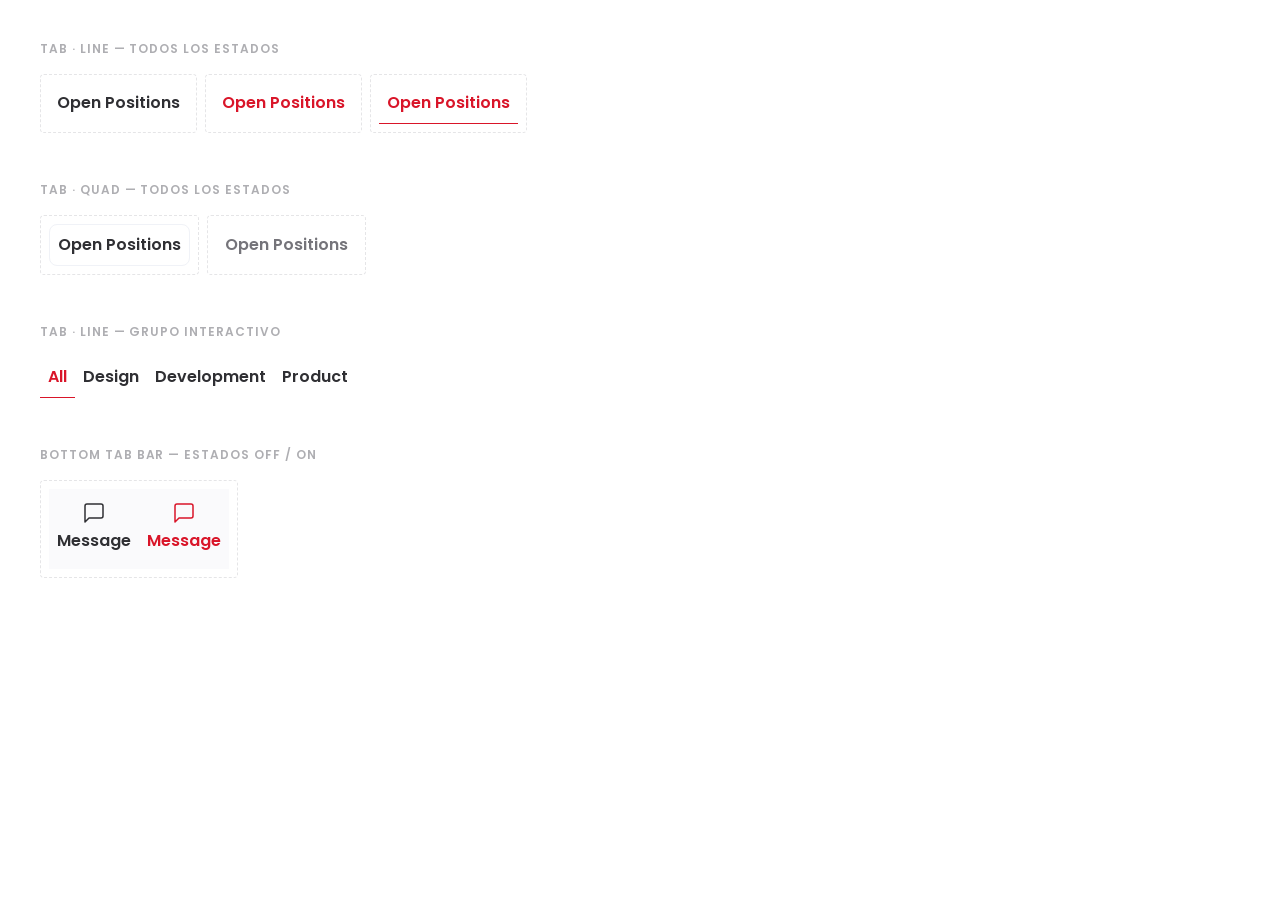
<file: danjez-tabs-demo.html>
<!DOCTYPE html>
<html lang="es">
<head>
  <meta charset="UTF-8">
  <meta name="viewport" content="width=device-width, initial-scale=1.0">
  <title>Danjez Design System — Tabs</title>
  <link rel="preconnect" href="https://fonts.googleapis.com">
  <link href="https://fonts.googleapis.com/css2?family=Poppins:wght@400;600&display=swap" rel="stylesheet">
  <link rel="stylesheet" href="danjez-tabs.css">
  <style>
    body {
      margin: 0;
      padding: 40px;
      background: #fff;
      font-family: 'Poppins', system-ui, sans-serif;
    }
    .demo-section {
      margin-bottom: 48px;
    }
    .demo-label {
      font-size: 0.75rem;
      font-weight: 600;
      letter-spacing: 0.08em;
      text-transform: uppercase;
      color: #aeaeb2;
      margin: 0 0 16px;
    }
    .demo-row {
      display: flex;
      align-items: center;
      gap: 8px;
      flex-wrap: wrap;
    }
    .demo-frame {
      display: inline-flex;
      border: 1px dashed #e5e5e7;
      border-radius: 4px;
      padding: 8px;
    }
  </style>
</head>
<body>

  <!-- =====================================================
       TAB — Line type
       ===================================================== -->
  <div class="demo-section">
    <p class="demo-label">Tab · Line — todos los estados</p>
    <div class="demo-row">

      <!-- default -->
      <div class="demo-frame">
        <div class="tab-group" role="tablist" aria-label="Ejemplo line default">
          <button class="tab tab--line" role="tab" aria-selected="false">Open Positions</button>
        </div>
      </div>

      <!-- hover (forzado con clase) -->
      <div class="demo-frame">
        <div class="tab-group" role="tablist" aria-label="Ejemplo line hover">
          <button class="tab tab--line" role="tab" aria-selected="false" style="color: var(--dz-accent);">Open Positions</button>
        </div>
      </div>

      <!-- active / focus -->
      <div class="demo-frame">
        <div class="tab-group" role="tablist" aria-label="Ejemplo line active">
          <button class="tab tab--line is-active" role="tab" aria-selected="true">Open Positions</button>
        </div>
      </div>

    </div>
  </div>

  <!-- =====================================================
       TAB — Quad type
       ===================================================== -->
  <div class="demo-section">
    <p class="demo-label">Tab · Quad — todos los estados</p>
    <div class="demo-row">

      <!-- default/active (con borde) -->
      <div class="demo-frame">
        <div class="tab-group" role="tablist" aria-label="Ejemplo quad default">
          <button class="tab tab--quad is-active" role="tab" aria-selected="true">Open Positions</button>
        </div>
      </div>

      <!-- disabled -->
      <div class="demo-frame">
        <div class="tab-group" role="tablist" aria-label="Ejemplo quad disabled">
          <button class="tab tab--quad" role="tab" disabled aria-disabled="true">Open Positions</button>
        </div>
      </div>

    </div>
  </div>

  <!-- =====================================================
       TAB — Uso real: grupo completo con JavaScript
       ===================================================== -->
  <div class="demo-section">
    <p class="demo-label">Tab · Line — grupo interactivo</p>
    <div class="tab-group" role="tablist" aria-label="Posiciones" id="tabs-line">
      <button class="tab tab--line is-active" role="tab" aria-selected="true" data-tab="all">All</button>
      <button class="tab tab--line" role="tab" aria-selected="false" data-tab="design">Design</button>
      <button class="tab tab--line" role="tab" aria-selected="false" data-tab="dev">Development</button>
      <button class="tab tab--line" role="tab" aria-selected="false" data-tab="pm">Product</button>
    </div>
  </div>

  <!-- =====================================================
       BOTTOM TAB BAR
       ===================================================== -->
  <div class="demo-section">
    <p class="demo-label">Bottom Tab Bar — estados off / on</p>
    <div class="demo-frame">
      <nav class="bottom-tab-bar" aria-label="Navegación principal">

        <!-- off -->
        <button class="bottom-tab" aria-pressed="false">
          <svg class="bottom-tab__icon" viewBox="0 0 24 24" fill="none" stroke="currentColor" stroke-width="1.5" stroke-linecap="round" stroke-linejoin="round" aria-hidden="true">
            <path d="M21 15a2 2 0 0 1-2 2H7l-4 4V5a2 2 0 0 1 2-2h14a2 2 0 0 1 2 2z"/>
          </svg>
          <span class="bottom-tab__label">Message</span>
        </button>

        <!-- on -->
        <button class="bottom-tab is-active" aria-pressed="true">
          <svg class="bottom-tab__icon" viewBox="0 0 24 24" fill="none" stroke="currentColor" stroke-width="1.5" stroke-linecap="round" stroke-linejoin="round" aria-hidden="true">
            <path d="M21 15a2 2 0 0 1-2 2H7l-4 4V5a2 2 0 0 1 2-2h14a2 2 0 0 1 2 2z"/>
          </svg>
          <span class="bottom-tab__label">Message</span>
        </button>

      </nav>
    </div>
  </div>

  <!-- =====================================================
       JavaScript — tabs interactivos
       ===================================================== -->
  <script>
    document.querySelectorAll('[role="tablist"]').forEach(tablist => {
      tablist.querySelectorAll('[role="tab"]').forEach(tab => {
        tab.addEventListener('click', () => {
          tablist.querySelectorAll('[role="tab"]').forEach(t => {
            t.setAttribute('aria-selected', 'false');
            t.classList.remove('is-active');
          });
          tab.setAttribute('aria-selected', 'true');
          tab.classList.add('is-active');
        });
      });
    });
  </script>

</body>
</html>
</file>
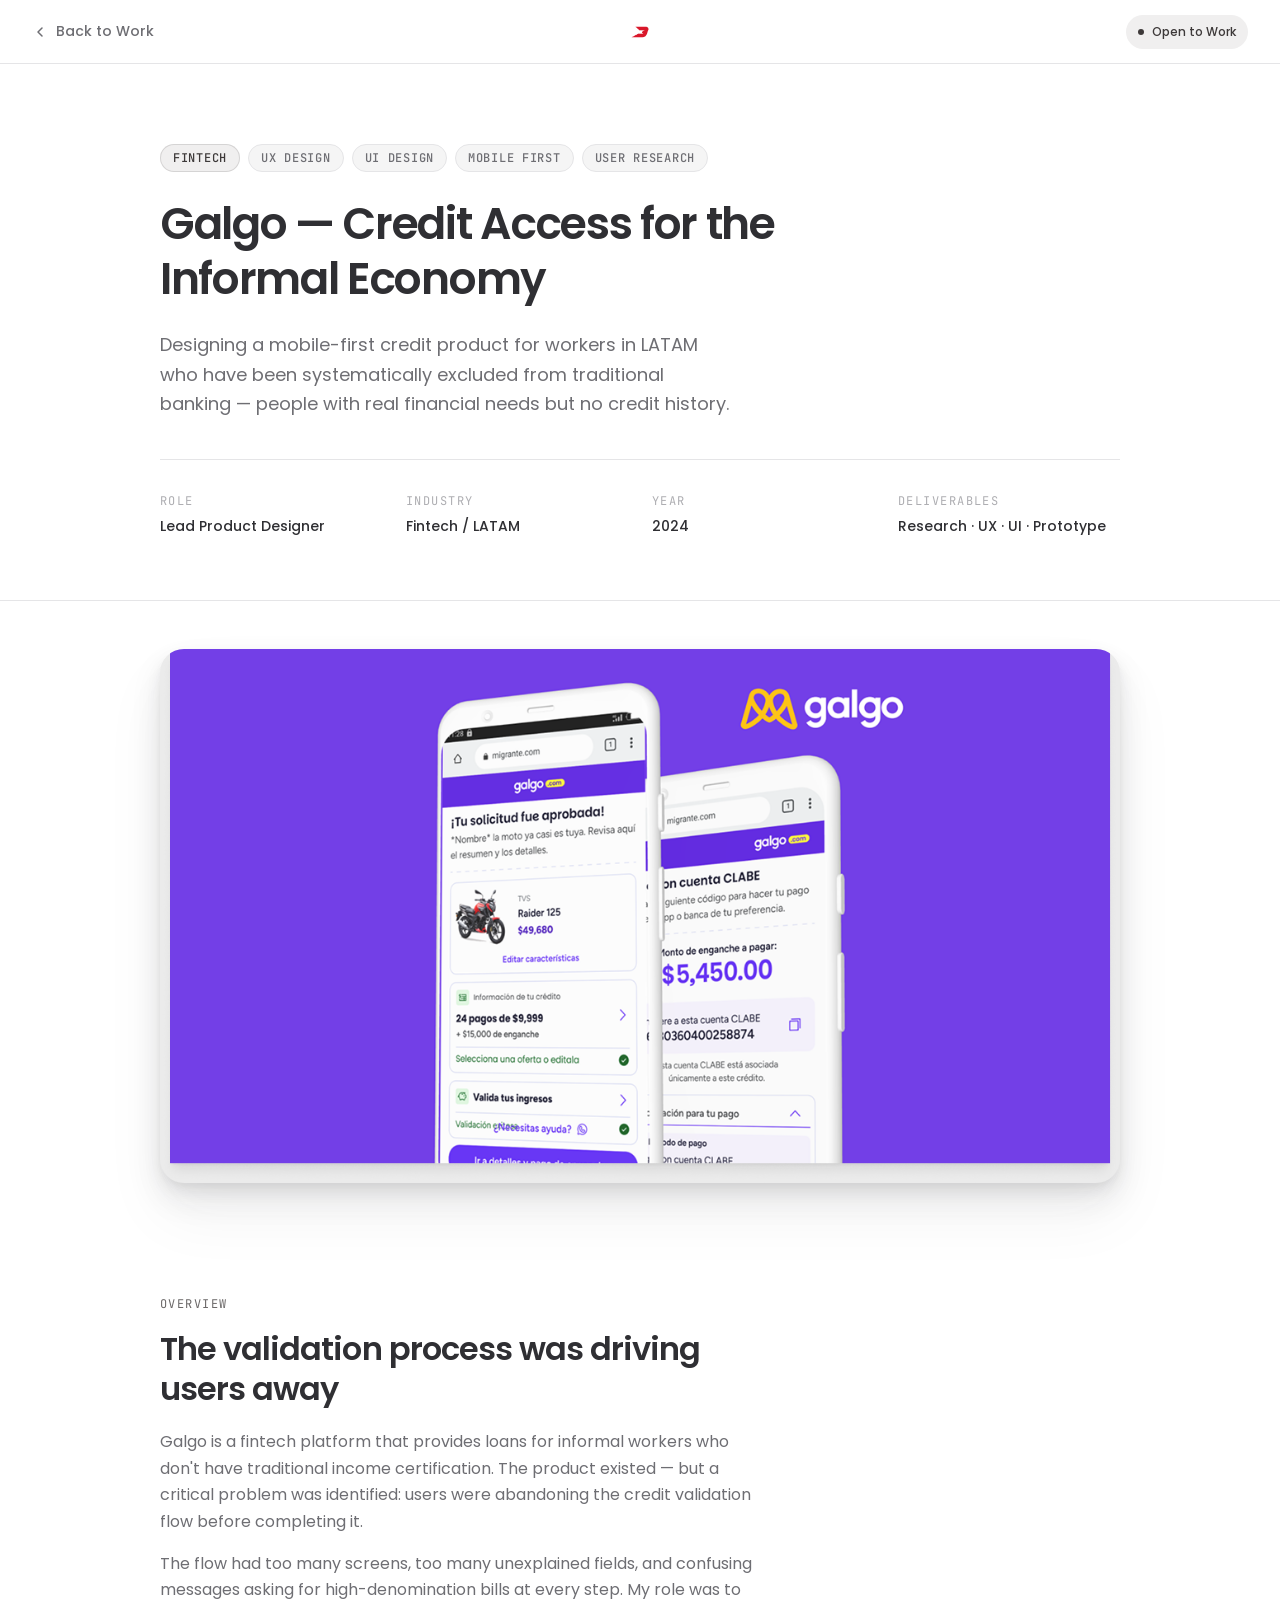
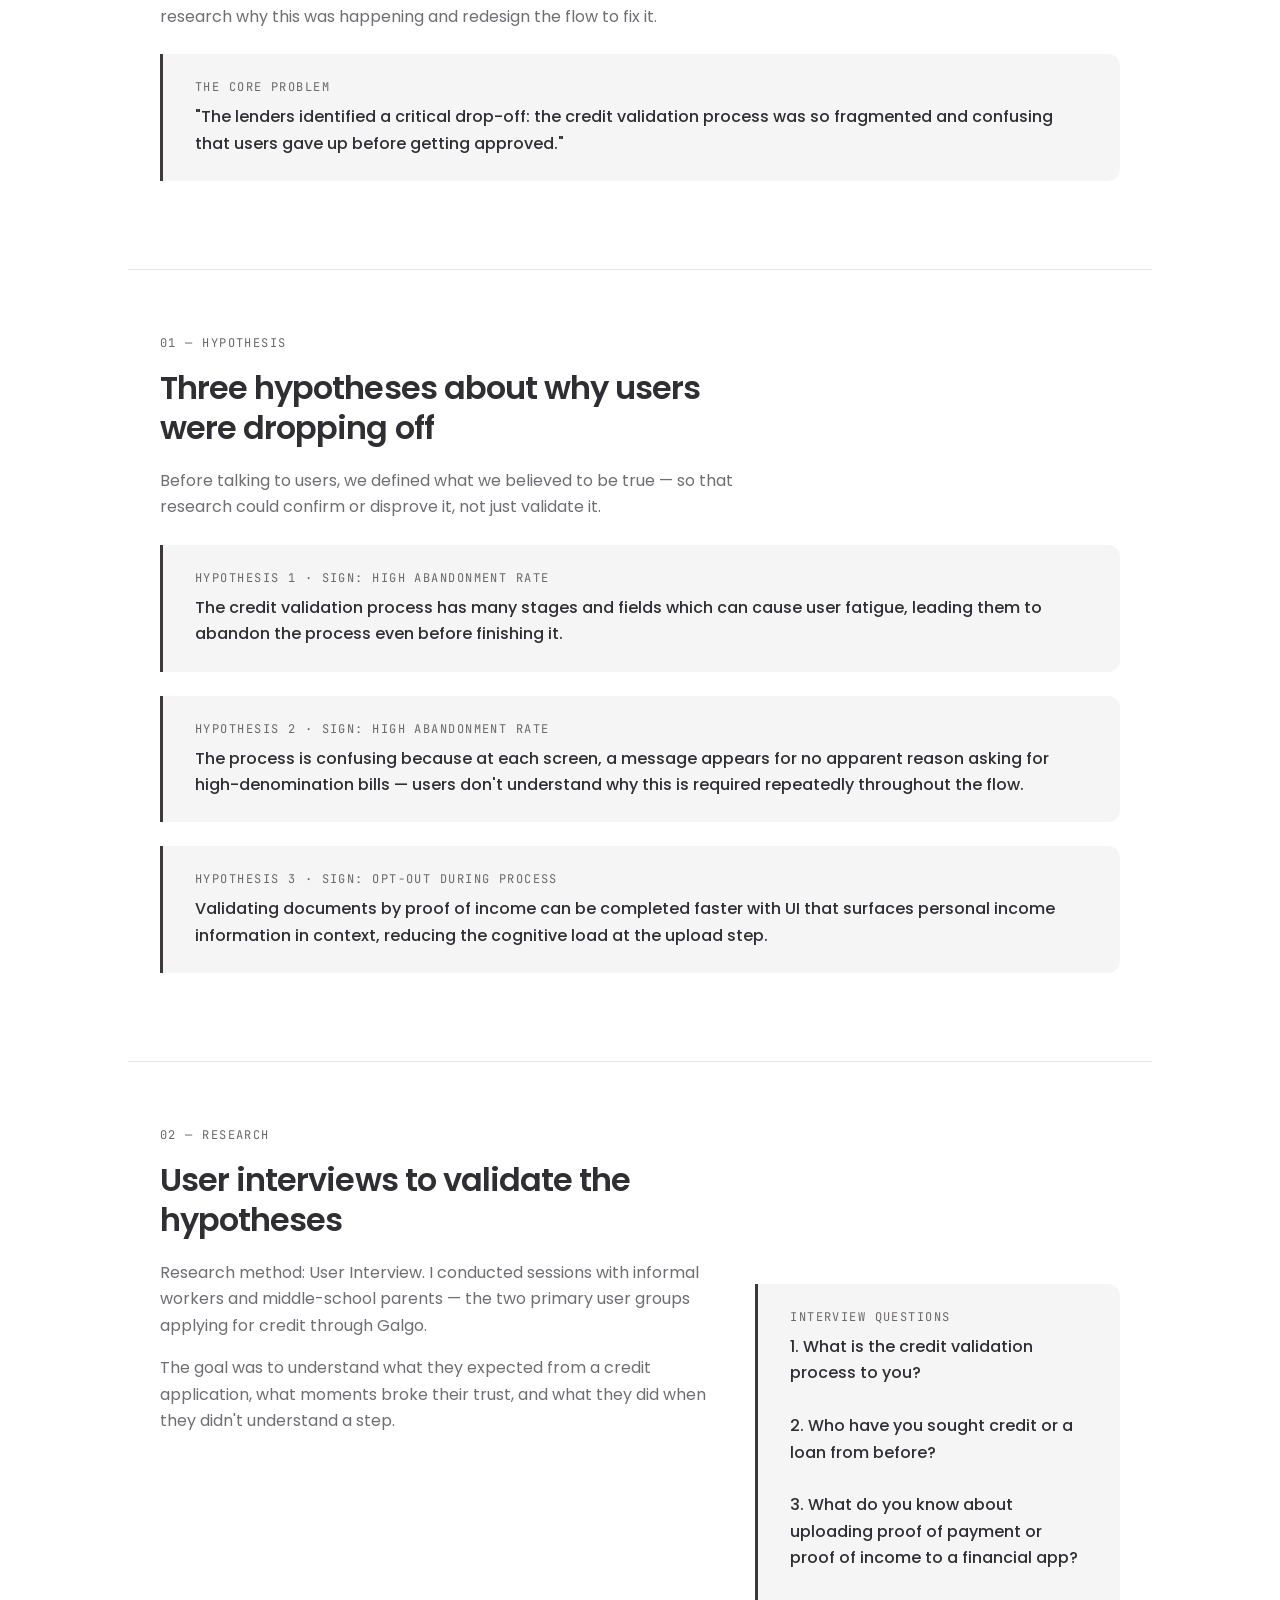
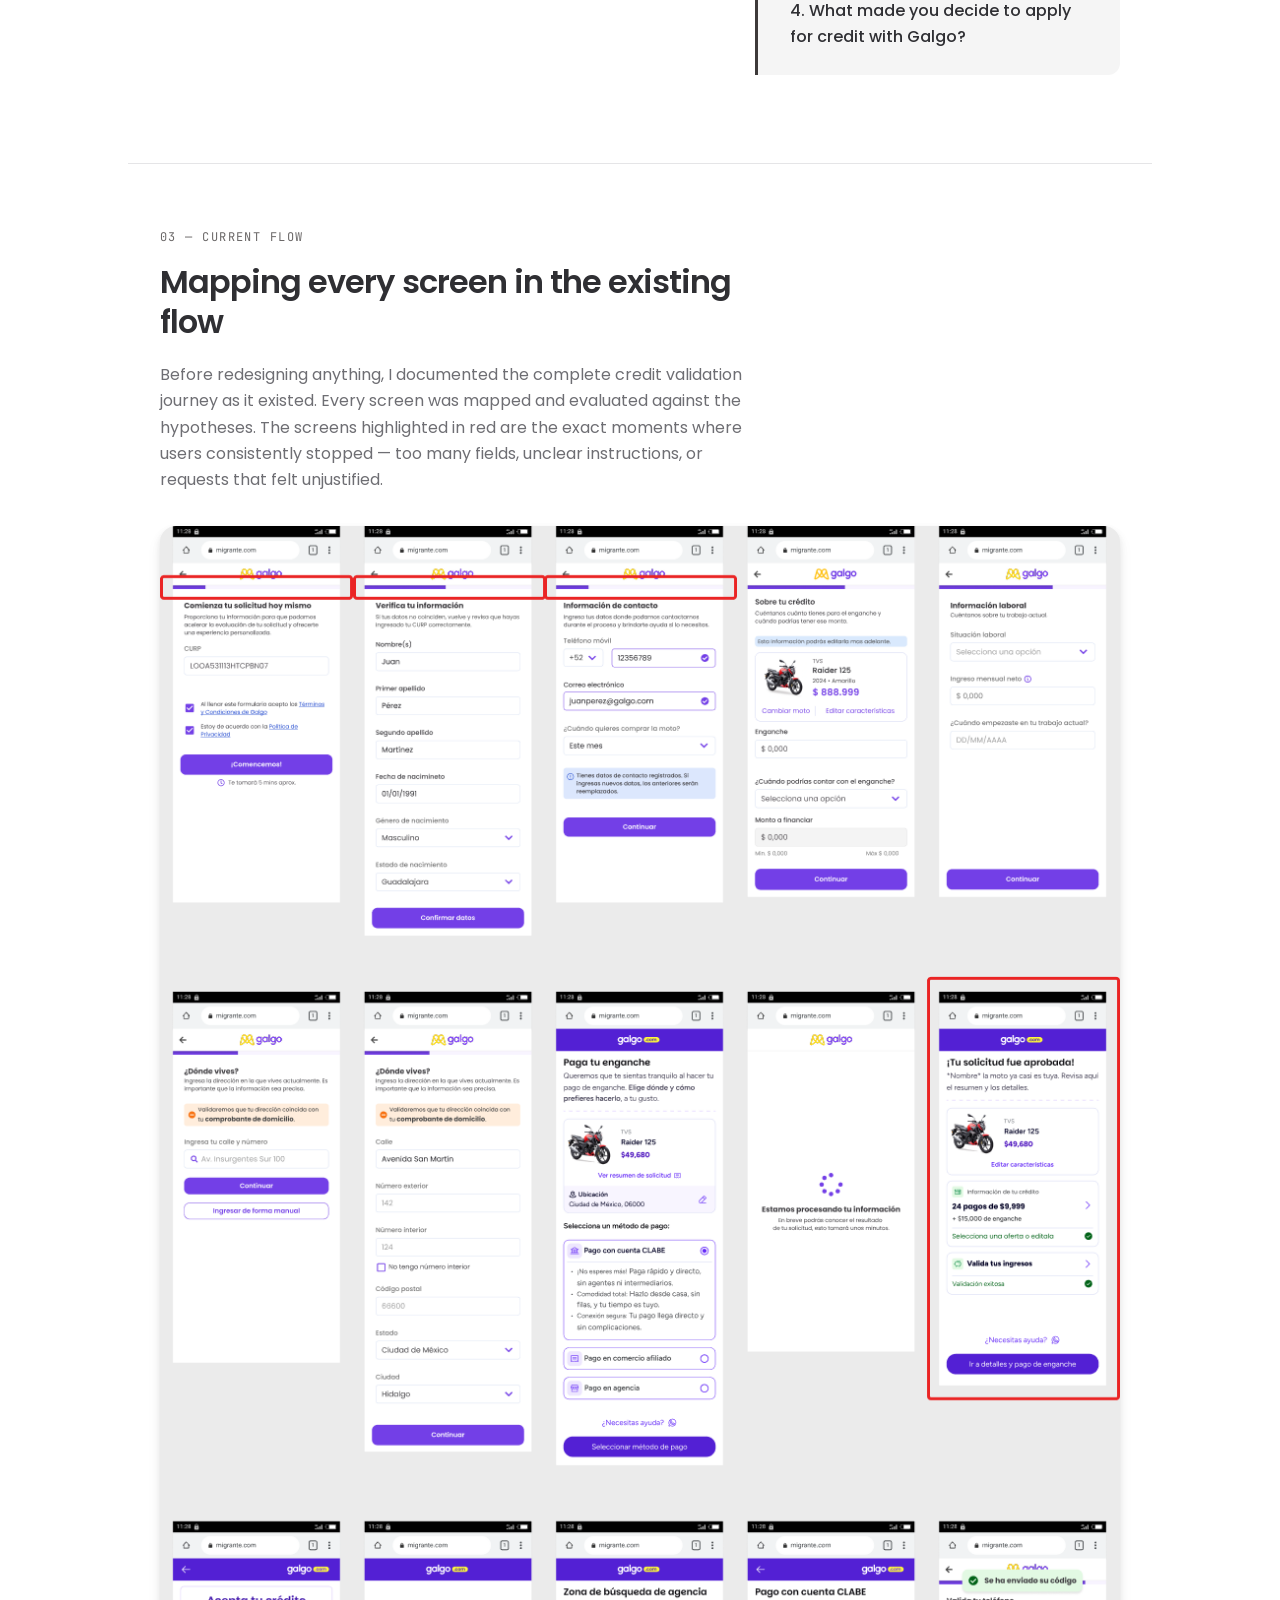
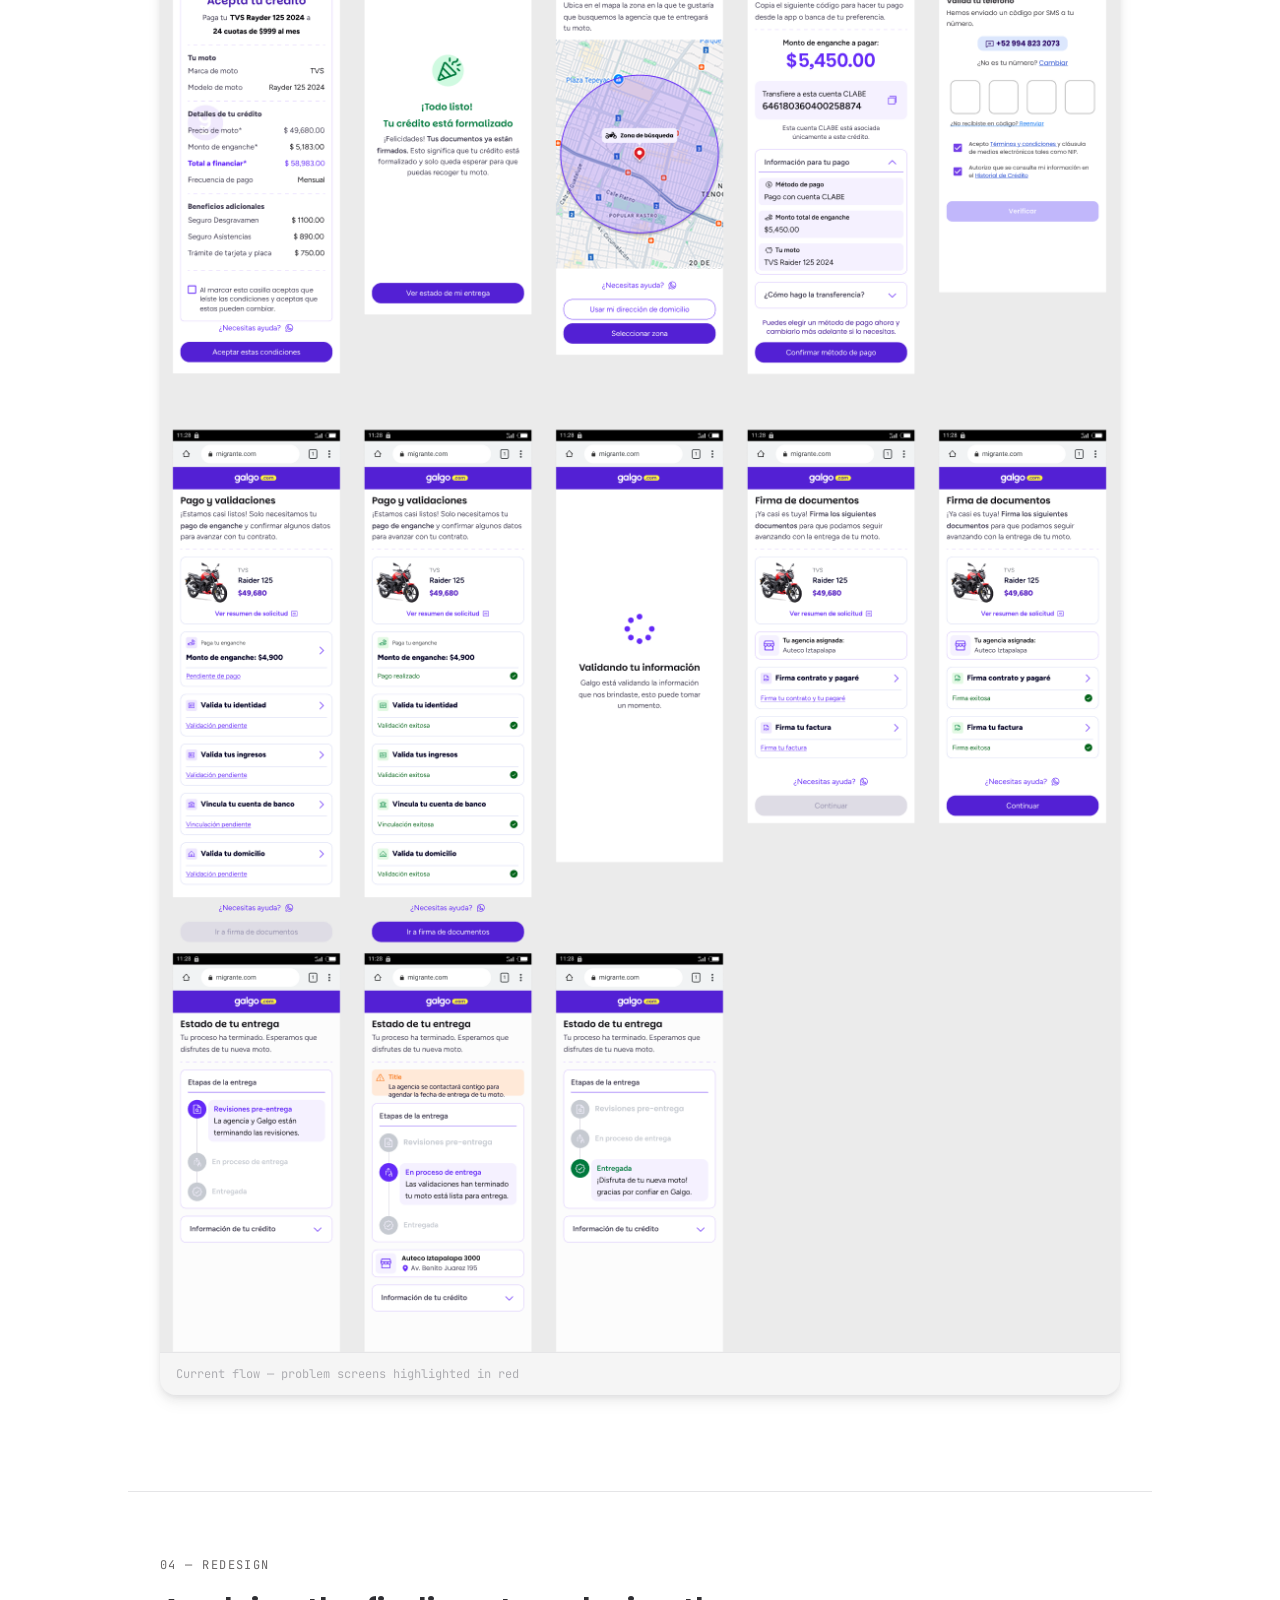
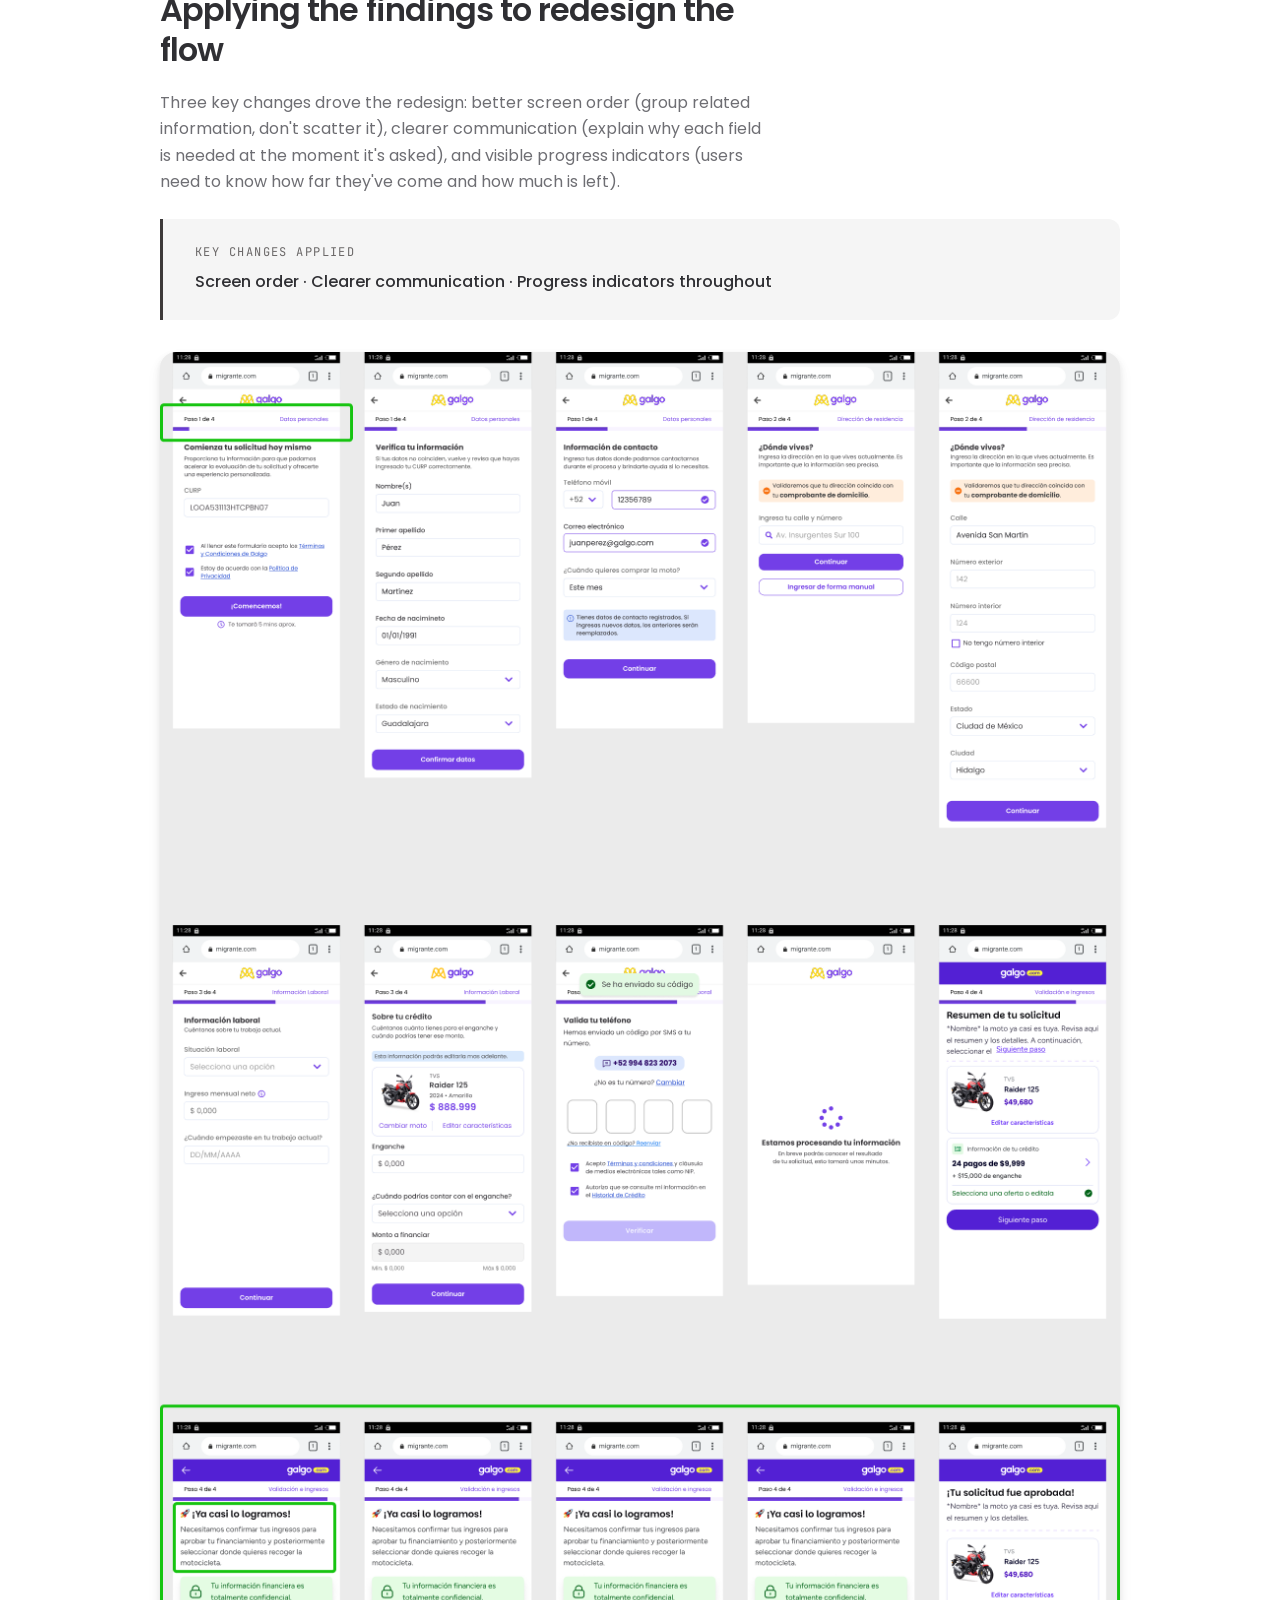
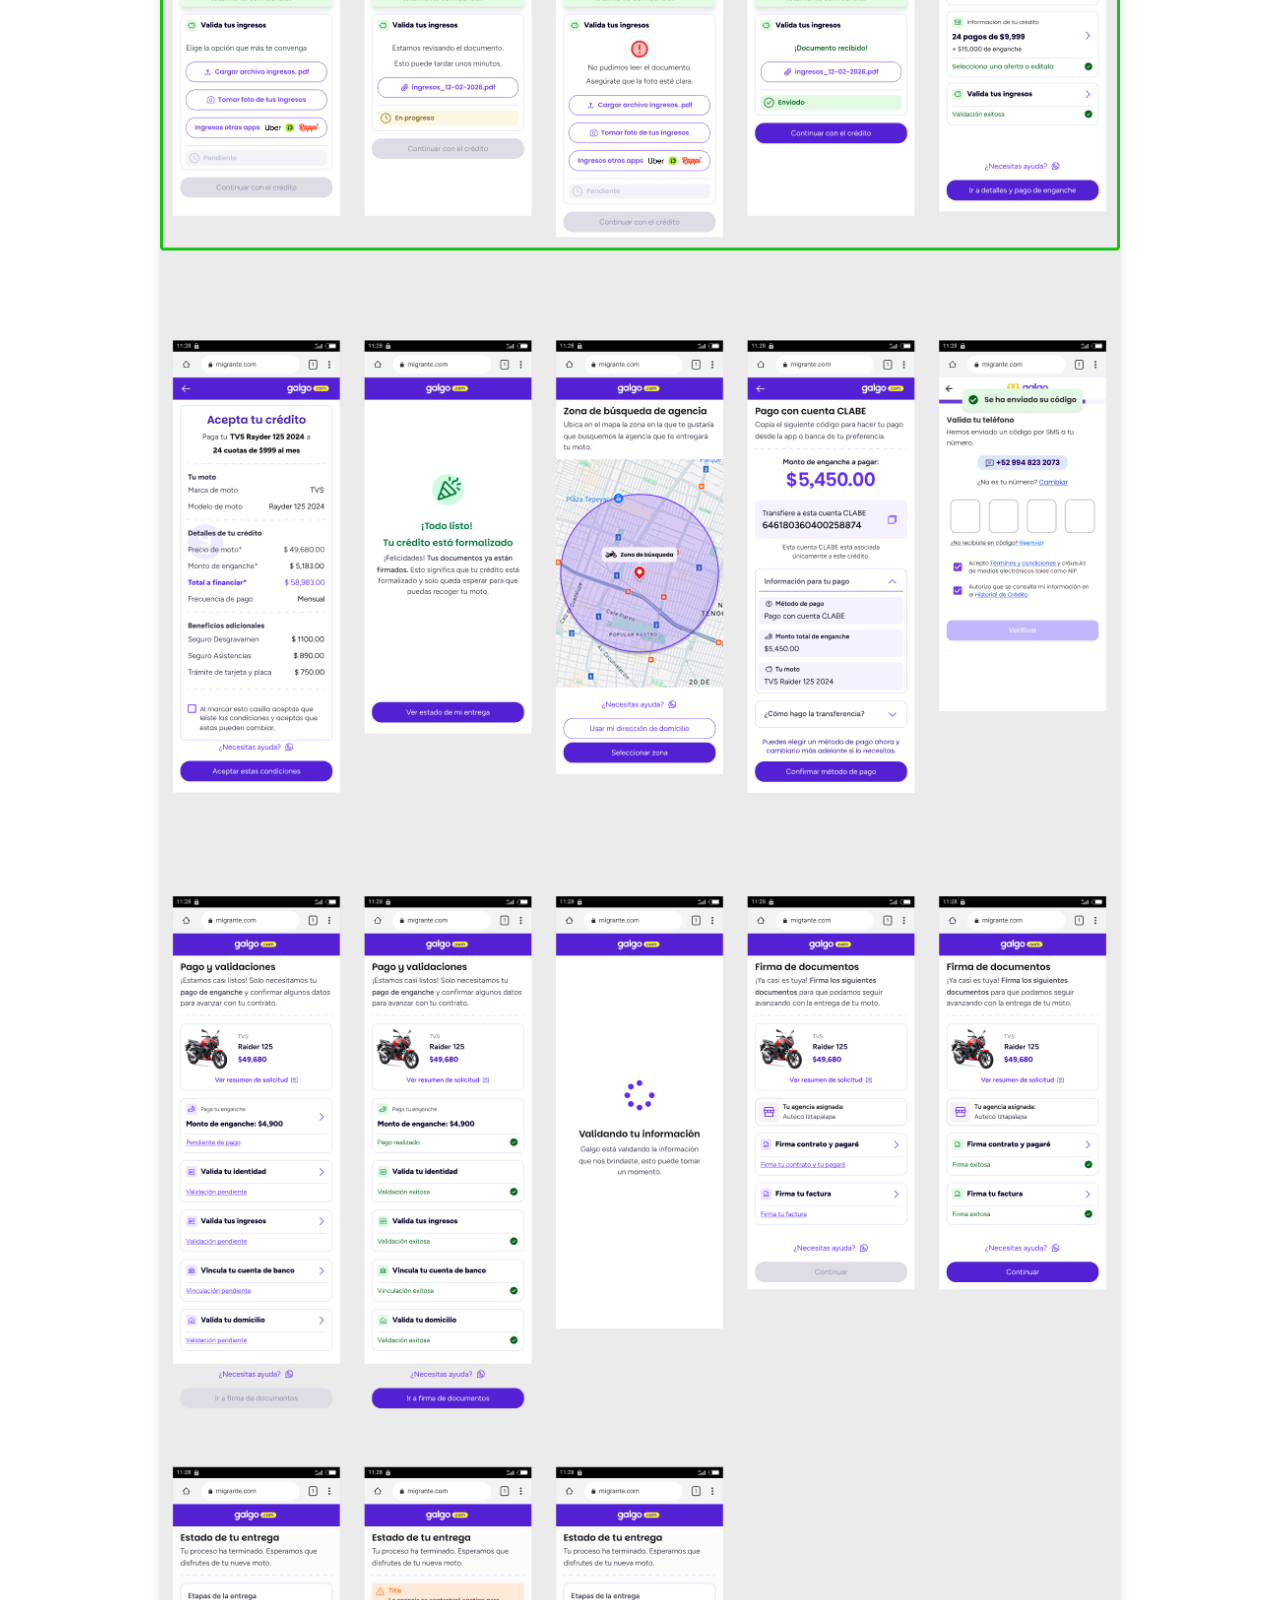
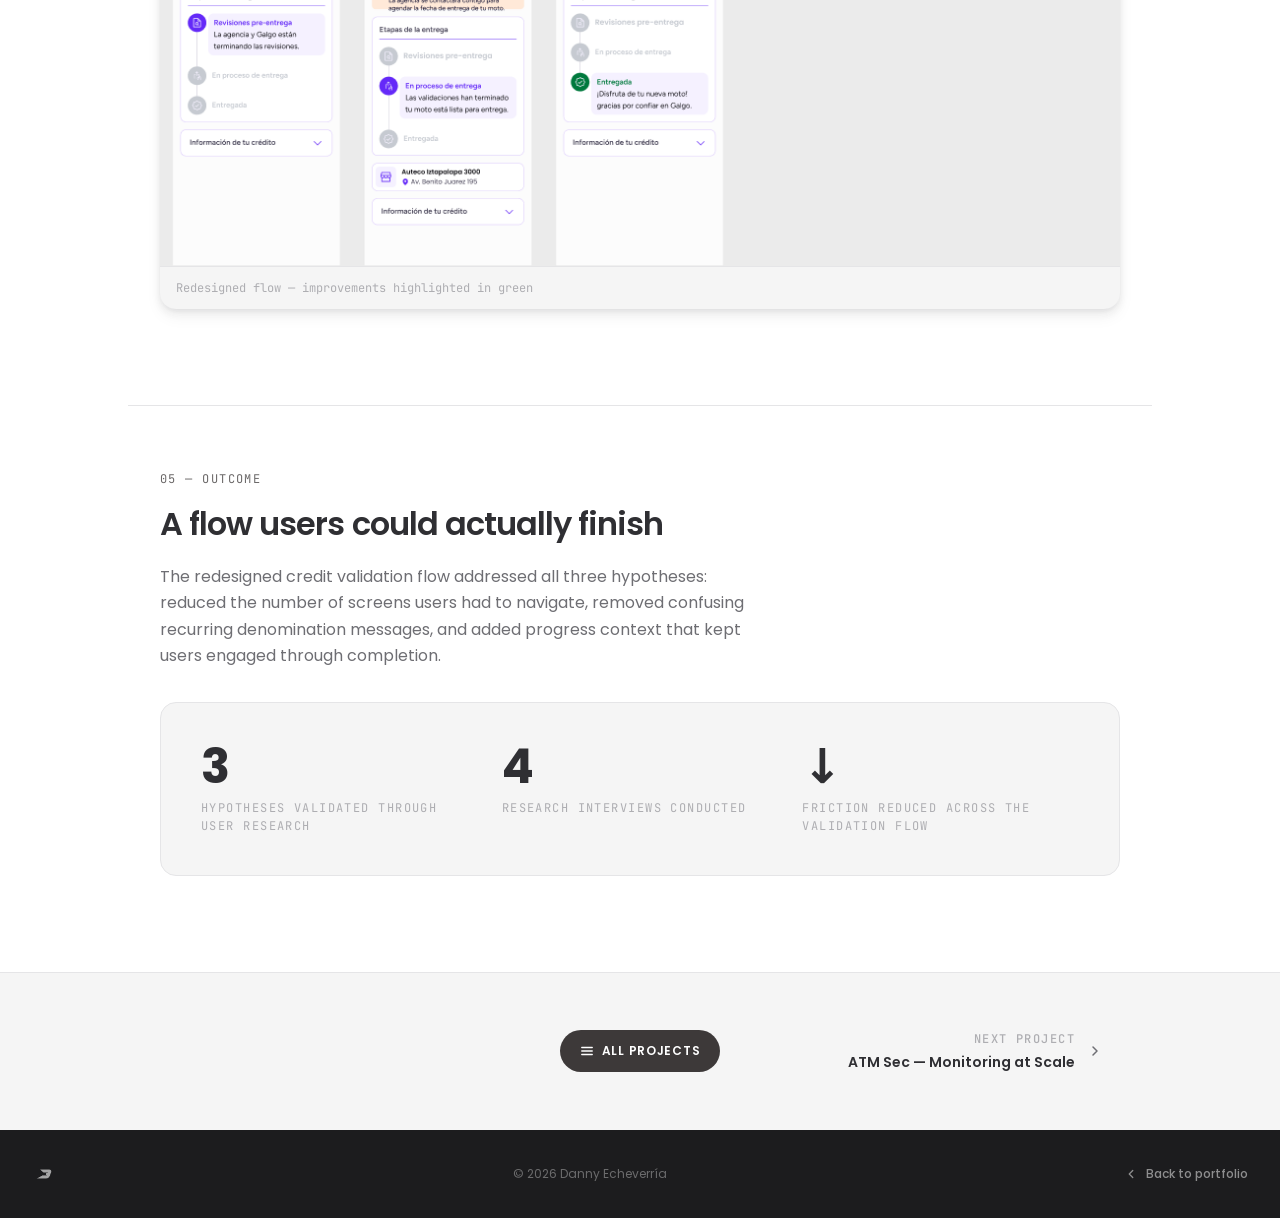
<file: galgo.html>
<!DOCTYPE html>
<html lang="en">
<head>
<meta charset="UTF-8">
<meta name="viewport" content="width=device-width, initial-scale=1.0">
<meta name="description" content="Galgo — Fintech case study by Danny Echeverría. Designing a digital credit product for informal workers in LATAM.">
<title>Galgo — Danny Echeverría</title>
<link rel="stylesheet" href="case-study.css">
</head>
<body>

<!-- NAV -->
<nav class="cs-nav" aria-label="Case study navigation">
  <div class="cs-nav__inner">
    <a href="index.html#work" class="cs-nav__back">
      <svg width="16" height="16" viewBox="0 0 16 16" fill="none" aria-hidden="true">
        <path d="M10 12L6 8l4-4" stroke="currentColor" stroke-width="1.5" stroke-linecap="round" stroke-linejoin="round"/>
      </svg>
      Back to Work
    </a>
    <a href="index.html" class="cs-nav__logo">
      <img src="Logo-Danjez.png" alt="Danny Echeverría" width="120" height="28">
    </a>
    <div class="cs-nav__badge">
      <span class="cs-nav__badge-dot"></span>
      Open to Work
    </div>
  </div>
</nav>

<!-- HEADER -->
<header class="cs-header">
  <div class="cs-header__inner">
    <div class="cs-header__tags anim">
      <span class="cs-tag cs-tag--accent">Fintech</span>
      <span class="cs-tag">UX Design</span>
      <span class="cs-tag">UI Design</span>
      <span class="cs-tag">Mobile First</span>
      <span class="cs-tag">User Research</span>
    </div>
    <h1 class="cs-header__title anim">Galgo — Credit Access for the Informal Economy</h1>
    <p class="cs-header__subtitle anim">Designing a mobile-first credit product for workers in LATAM who have been systematically excluded from traditional banking — people with real financial needs but no credit history.</p>
    <div class="cs-meta anim">
      <div class="cs-meta__item">
        <p class="cs-meta__label">Role</p>
        <p class="cs-meta__value">Lead Product Designer</p>
      </div>
      <div class="cs-meta__item">
        <p class="cs-meta__label">Industry</p>
        <p class="cs-meta__value">Fintech / LATAM</p>
      </div>
      <div class="cs-meta__item">
        <p class="cs-meta__label">Year</p>
        <p class="cs-meta__value">2024</p>
      </div>
      <div class="cs-meta__item">
        <p class="cs-meta__label">Deliverables</p>
        <p class="cs-meta__value">Research · UX · UI · Prototype</p>
      </div>
    </div>
  </div>
</header>

<!-- COVER -->
<div class="cs-cover anim">
  <div class="cs-cover__image" style="aspect-ratio: unset;">
    <img src="galgo-cover-detail-page.png" alt="Galgo — Credit Platform" style="width: 100%; height: auto; object-fit: unset;">
  </div>
</div>

<!-- OVERVIEW -->
<section class="cs-section anim">
  <p class="cs-section__eyebrow">Overview</p>
  <h2 class="cs-section__title">The validation process was driving users away</h2>
  <p class="cs-section__body">Galgo is a fintech platform that provides loans for informal workers who don't have traditional income certification. The product existed — but a critical problem was identified: users were abandoning the credit validation flow before completing it.</p>
  <p class="cs-section__body">The flow had too many screens, too many unexplained fields, and confusing messages asking for high-denomination bills at every step. My role was to research why this was happening and redesign the flow to fix it.</p>
  <div class="cs-callout">
    <p class="cs-callout__label">The core problem</p>
    <p class="cs-callout__text">"The lenders identified a critical drop-off: the credit validation process was so fragmented and confusing that users gave up before getting approved."</p>
  </div>
</section>

<!-- HYPOTHESIS -->
<section class="cs-section anim">
  <p class="cs-section__eyebrow">01 — Hypothesis</p>
  <h2 class="cs-section__title">Three hypotheses about why users were dropping off</h2>
  <p class="cs-section__body">Before talking to users, we defined what we believed to be true — so that research could confirm or disprove it, not just validate it.</p>

  <div class="cs-callout">
    <p class="cs-callout__label">Hypothesis 1 · Sign: High abandonment rate</p>
    <p class="cs-callout__text">The credit validation process has many stages and fields which can cause user fatigue, leading them to abandon the process even before finishing it.</p>
  </div>

  <div class="cs-callout">
    <p class="cs-callout__label">Hypothesis 2 · Sign: High abandonment rate</p>
    <p class="cs-callout__text">The process is confusing because at each screen, a message appears for no apparent reason asking for high-denomination bills — users don't understand why this is required repeatedly throughout the flow.</p>
  </div>

  <div class="cs-callout">
    <p class="cs-callout__label">Hypothesis 3 · Sign: Opt-out during process</p>
    <p class="cs-callout__text">Validating documents by proof of income can be completed faster with UI that surfaces personal income information in context, reducing the cognitive load at the upload step.</p>
  </div>
</section>

<!-- RESEARCH -->
<section class="cs-section anim">
  <p class="cs-section__eyebrow">02 — Research</p>
  <h2 class="cs-section__title">User interviews to validate the hypotheses</h2>
  <div class="cs-section__cols cs-section__cols--60-40">
    <div class="cs-section__col">
      <p class="cs-section__body">Research method: User Interview. I conducted sessions with informal workers and middle-school parents — the two primary user groups applying for credit through Galgo.</p>
      <p class="cs-section__body">The goal was to understand what they expected from a credit application, what moments broke their trust, and what they did when they didn't understand a step.</p>
    </div>
    <div class="cs-section__col">
      <div class="cs-callout">
        <p class="cs-callout__label">Interview questions</p>
        <p class="cs-callout__text">
          1. What is the credit validation process to you?<br><br>
          2. Who have you sought credit or a loan from before?<br><br>
          3. What do you know about uploading proof of payment or proof of income to a financial app?<br><br>
          4. What made you decide to apply for credit with Galgo?
        </p>
      </div>
    </div>
  </div>
</section>

<!-- CURRENT FLOW -->
<section class="cs-section anim">
  <p class="cs-section__eyebrow">03 — Current Flow</p>
  <h2 class="cs-section__title">Mapping every screen in the existing flow</h2>
  <p class="cs-section__body">Before redesigning anything, I documented the complete credit validation journey as it existed. Every screen was mapped and evaluated against the hypotheses. The screens highlighted in red are the exact moments where users consistently stopped — too many fields, unclear instructions, or requests that felt unjustified.</p>
  <div class="cs-image">
    <img src="flow-bad.png" alt="Galgo — Current credit validation flow with problem screens highlighted in red">
    <p class="cs-image__caption">Current flow — problem screens highlighted in red</p>
  </div>
</section>

<!-- REDESIGN -->
<section class="cs-section anim">
  <p class="cs-section__eyebrow">04 — Redesign</p>
  <h2 class="cs-section__title">Applying the findings to redesign the flow</h2>
  <p class="cs-section__body">Three key changes drove the redesign: better screen order (group related information, don't scatter it), clearer communication (explain why each field is needed at the moment it's asked), and visible progress indicators (users need to know how far they've come and how much is left).</p>
  <div class="cs-callout">
    <p class="cs-callout__label">Key changes applied</p>
    <p class="cs-callout__text">Screen order · Clearer communication · Progress indicators throughout</p>
  </div>
  <div class="cs-image">
    <img src="flow-good.png" alt="Galgo — Redesigned credit validation flow with improvements highlighted in green">
    <p class="cs-image__caption">Redesigned flow — improvements highlighted in green</p>
  </div>
</section>

<!-- RESULTS -->
<section class="cs-section anim">
  <p class="cs-section__eyebrow">05 — Outcome</p>
  <h2 class="cs-section__title">A flow users could actually finish</h2>
  <p class="cs-section__body">The redesigned credit validation flow addressed all three hypotheses: reduced the number of screens users had to navigate, removed confusing recurring denomination messages, and added progress context that kept users engaged through completion.</p>
  <div class="cs-metrics">
    <div class="cs-metric">
      <p class="cs-metric__number">3</p>
      <p class="cs-metric__label">Hypotheses validated through user research</p>
    </div>
    <div class="cs-metric">
      <p class="cs-metric__number">4</p>
      <p class="cs-metric__label">Research interviews conducted</p>
    </div>
    <div class="cs-metric">
      <p class="cs-metric__number">↓</p>
      <p class="cs-metric__label">Friction reduced across the validation flow</p>
    </div>
  </div>
</section>

<!-- PROJECT NAV -->
<nav class="cs-project-nav" aria-label="Project navigation">
  <div class="cs-project-nav__inner">
    <div></div>
    <div class="cs-project-nav__center">
      <a href="index.html#work" class="cs-project-nav__all">
        <svg width="14" height="14" viewBox="0 0 16 16" fill="none" aria-hidden="true">
          <path d="M2 4h12M2 8h12M2 12h12" stroke="currentColor" stroke-width="1.5" stroke-linecap="round"/>
        </svg>
        All Projects
      </a>
    </div>
    <a href="atmsec.html" class="cs-project-nav__link cs-project-nav__link--next">
      <div>
        <span class="cs-project-nav__label">Next Project</span>
        <span class="cs-project-nav__title">ATM Sec — Monitoring at Scale</span>
      </div>
      <svg width="16" height="16" viewBox="0 0 16 16" fill="none" aria-hidden="true">
        <path d="M6 12l4-4-4-4" stroke="currentColor" stroke-width="1.5" stroke-linecap="round" stroke-linejoin="round"/>
      </svg>
    </a>
  </div>
</nav>

<!-- FOOTER -->
<footer class="cs-footer">
  <div class="cs-footer__inner">
    <a href="index.html" class="cs-footer__logo">
      <img src="Logo-Danjez.png" alt="Danny Echeverría" width="100" height="24">
    </a>
    <p class="cs-footer__copy">© 2026 Danny Echeverría</p>
    <a href="index.html#work" class="cs-footer__back">
      <svg width="14" height="14" viewBox="0 0 16 16" fill="none" aria-hidden="true">
        <path d="M10 12L6 8l4-4" stroke="currentColor" stroke-width="1.5" stroke-linecap="round" stroke-linejoin="round"/>
      </svg>
      Back to portfolio
    </a>
  </div>
</footer>

<script>
const observer = new IntersectionObserver((entries) => {
  entries.forEach(e => { if (e.isIntersecting) { e.target.classList.add('anim--visible'); observer.unobserve(e.target); } });
}, { threshold: 0.1, rootMargin: '0px 0px -40px 0px' });
document.querySelectorAll('.anim').forEach(el => observer.observe(el));
</script>
</body>
</html>
</file>
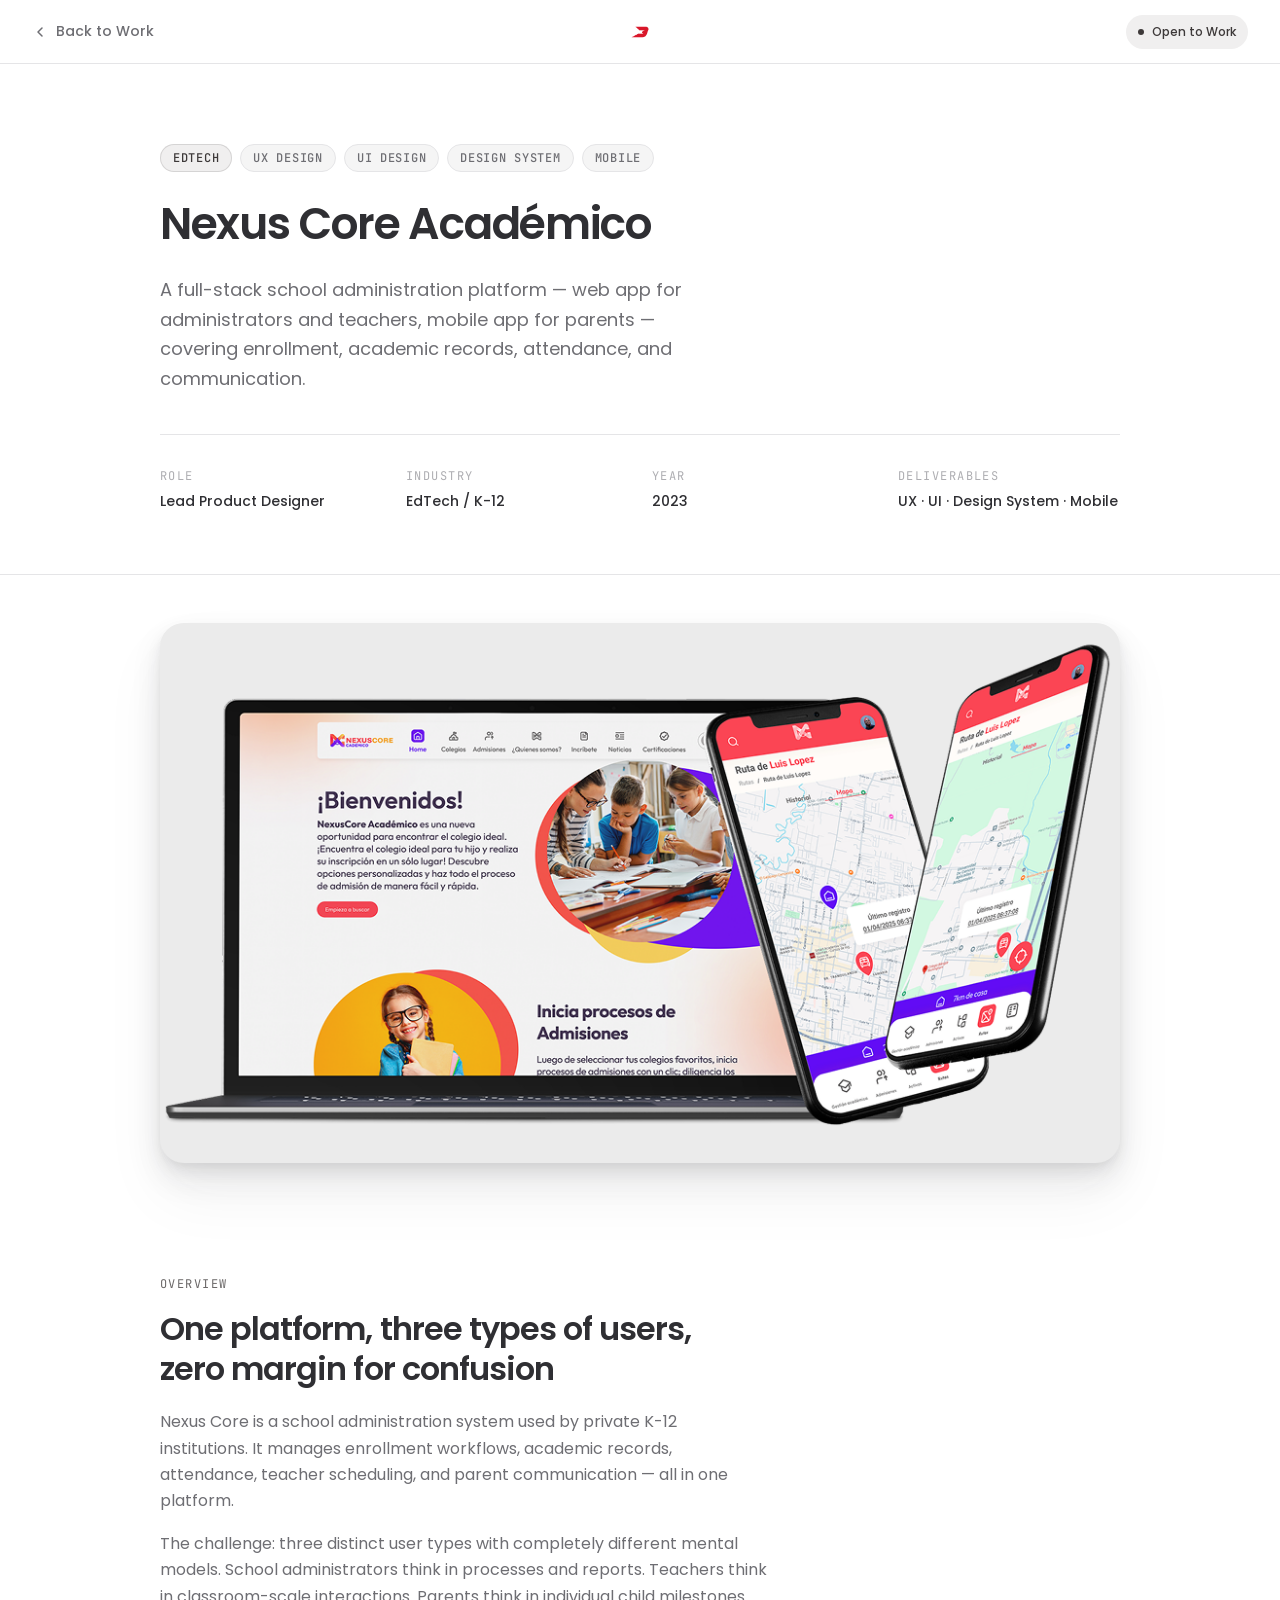
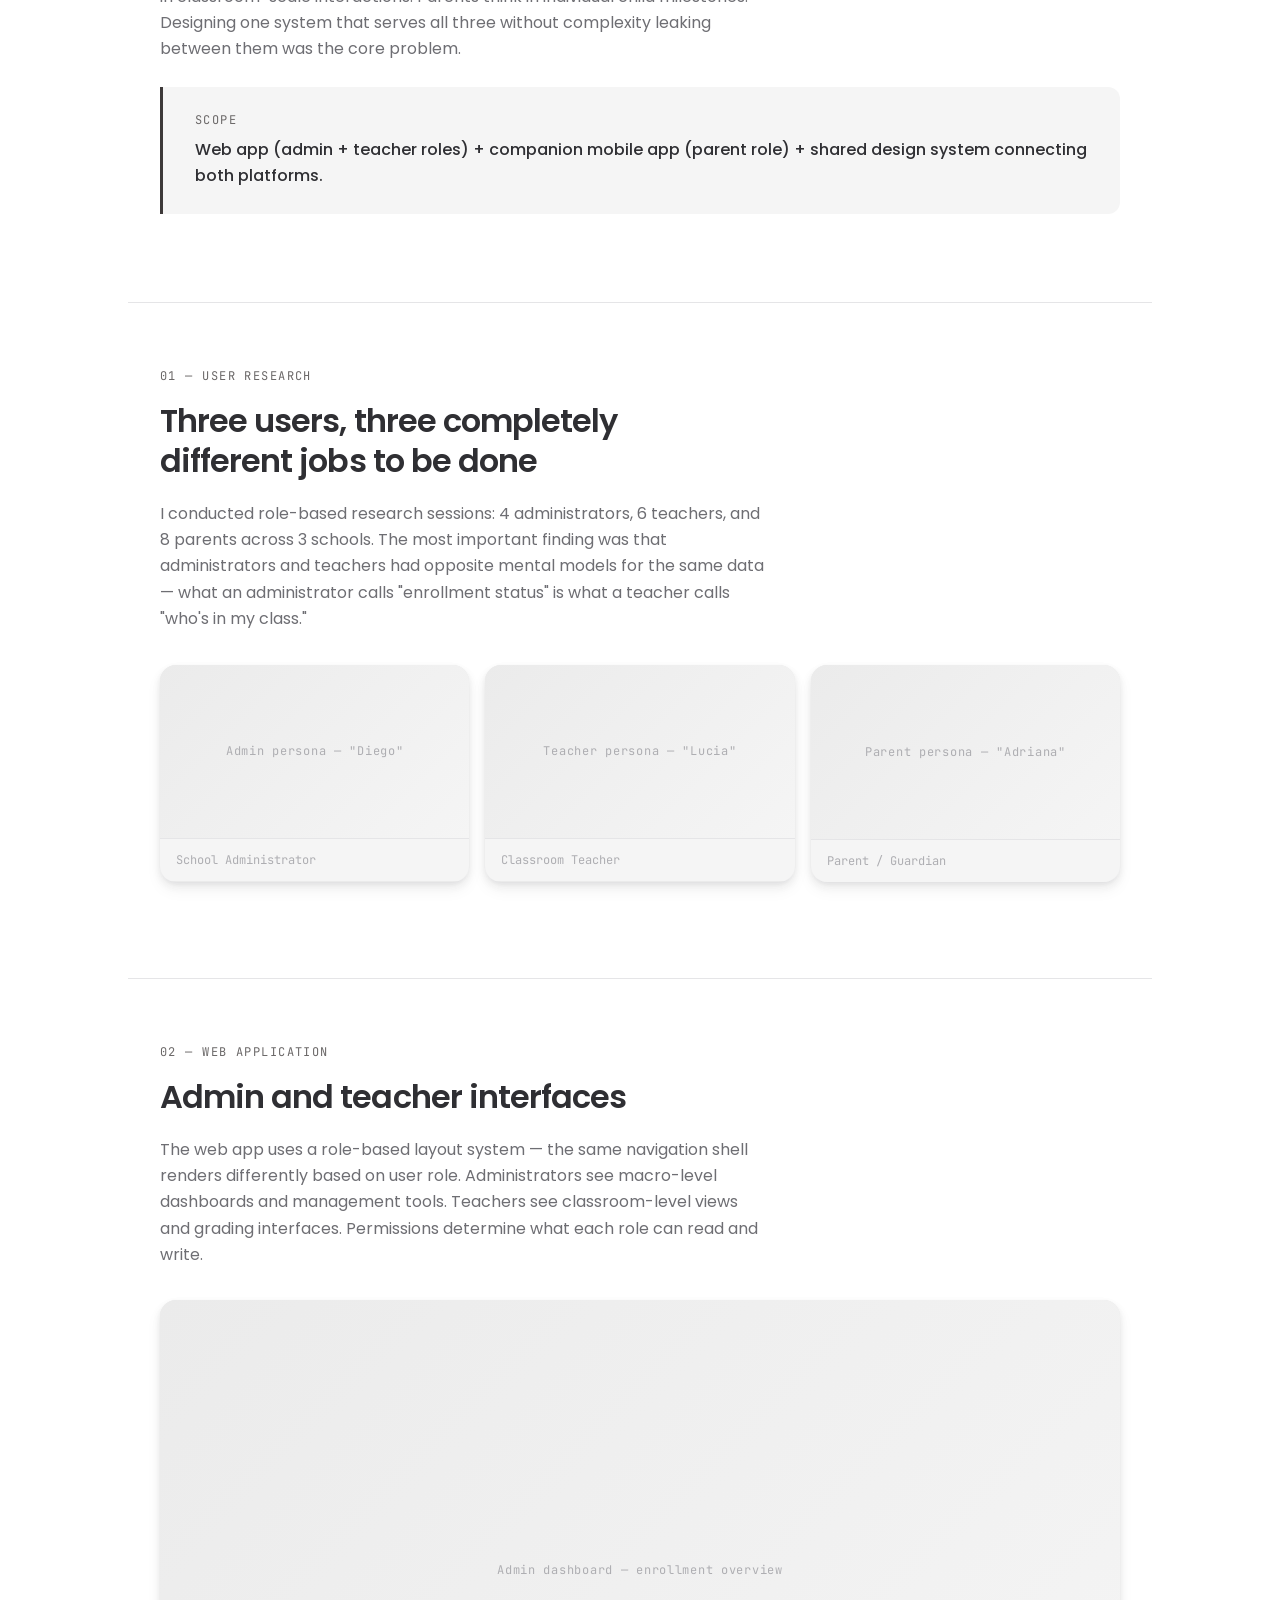
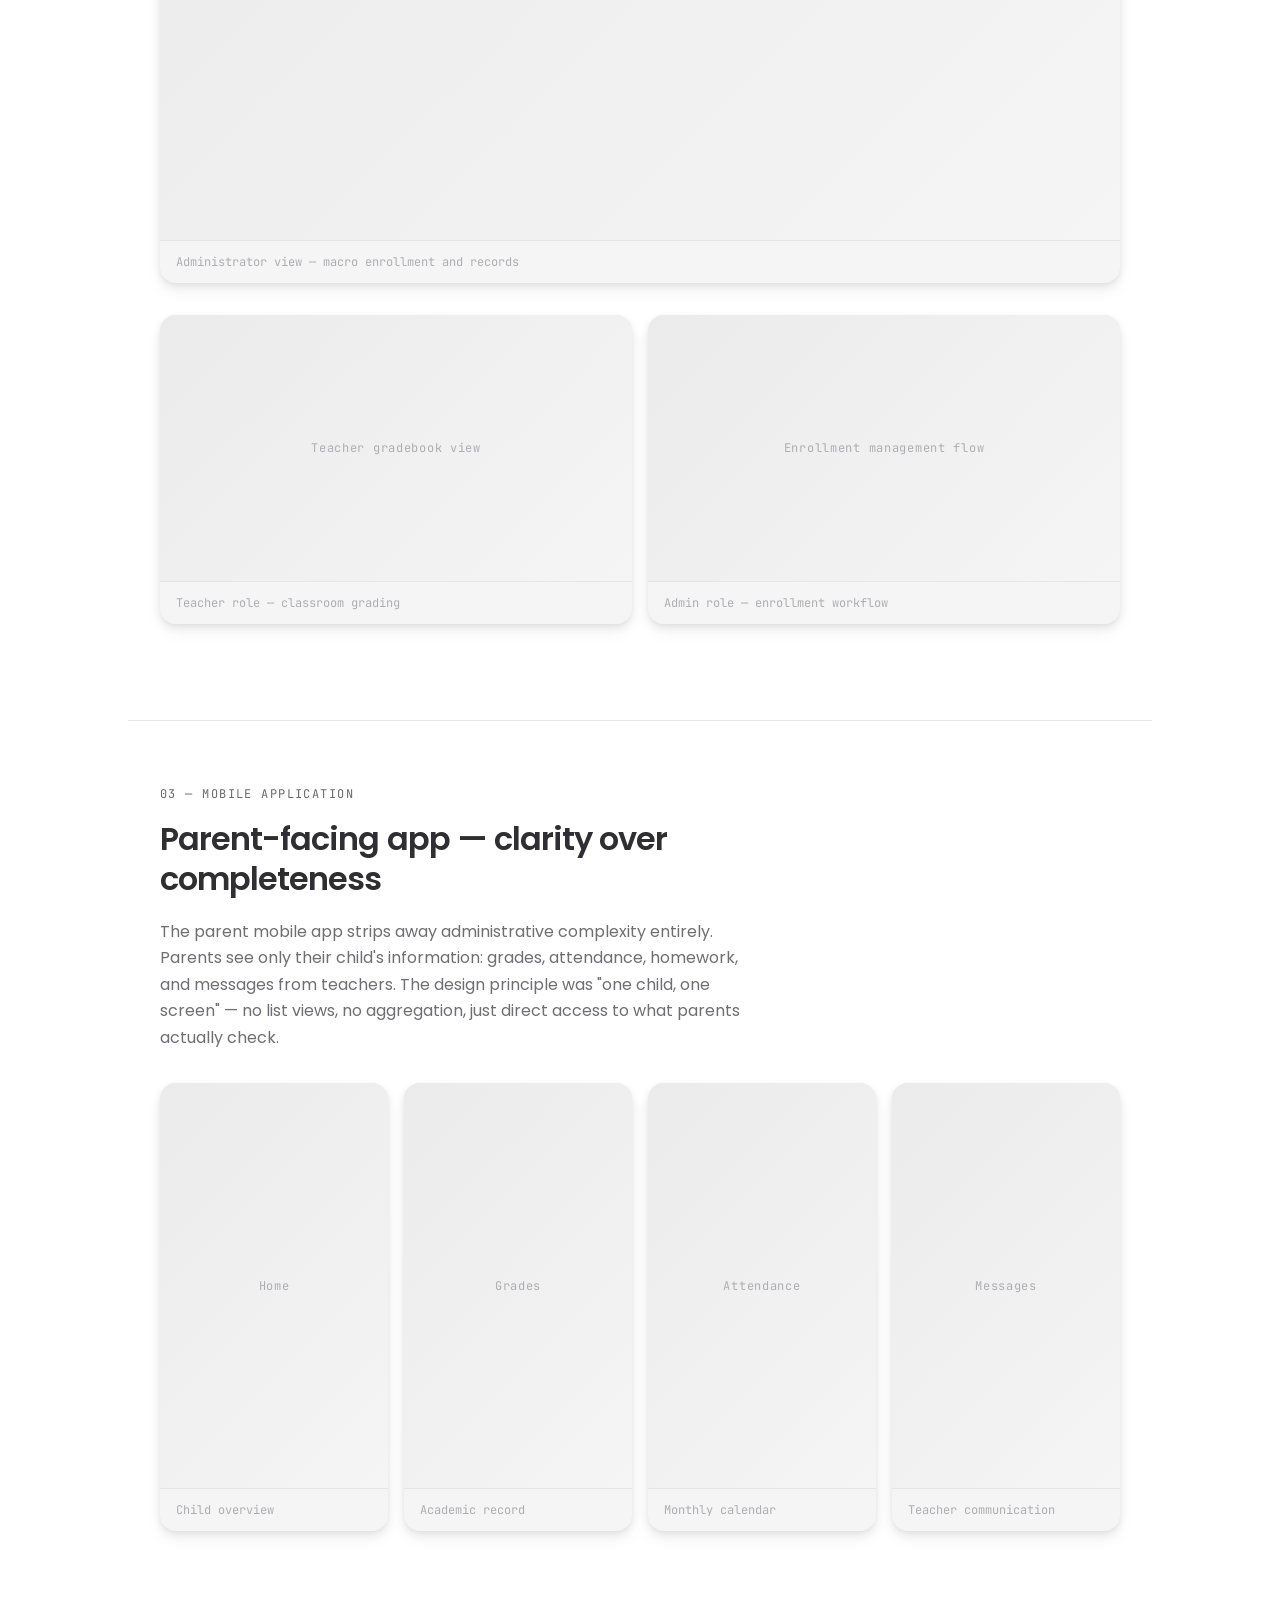
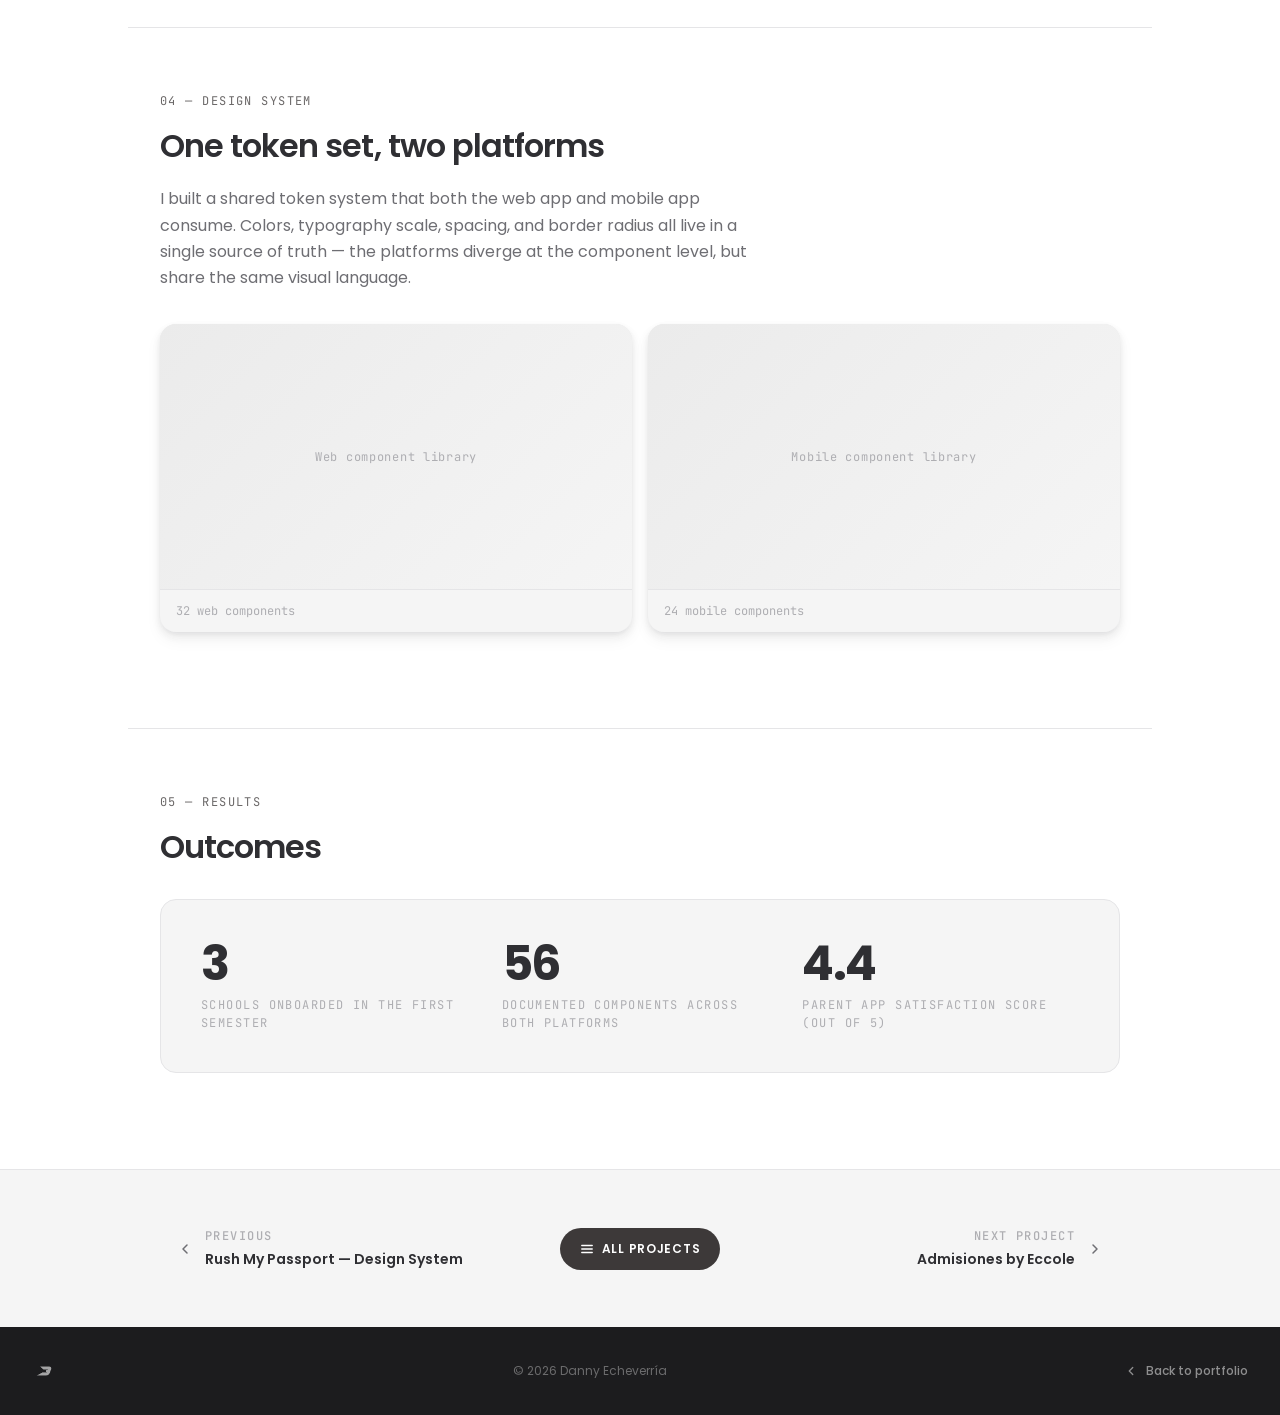
<file: nexuscore.html>
<!DOCTYPE html>
<html lang="en">
<head>
<meta charset="UTF-8">
<meta name="viewport" content="width=device-width, initial-scale=1.0">
<meta name="description" content="Nexus Core Académico — EdTech case study by Danny Echeverría.">
<title>Nexus Core Académico — Danny Echeverría</title>
<link rel="stylesheet" href="case-study.css">
</head>
<body>

<!-- NAV -->
<nav class="cs-nav" aria-label="Case study navigation">
  <div class="cs-nav__inner">
    <a href="index.html#work" class="cs-nav__back">
      <svg width="16" height="16" viewBox="0 0 16 16" fill="none" aria-hidden="true">
        <path d="M10 12L6 8l4-4" stroke="currentColor" stroke-width="1.5" stroke-linecap="round" stroke-linejoin="round"/>
      </svg>
      Back to Work
    </a>
    <a href="index.html" class="cs-nav__logo">
      <img src="Logo-Danjez.png" alt="Danny Echeverría" width="120" height="28">
    </a>
    <div class="cs-nav__badge">
      <span class="cs-nav__badge-dot"></span>
      Open to Work
    </div>
  </div>
</nav>

<!-- HEADER -->
<header class="cs-header">
  <div class="cs-header__inner">
    <div class="cs-header__tags anim">
      <span class="cs-tag cs-tag--accent">EdTech</span>
      <span class="cs-tag">UX Design</span>
      <span class="cs-tag">UI Design</span>
      <span class="cs-tag">Design System</span>
      <span class="cs-tag">Mobile</span>
    </div>
    <h1 class="cs-header__title anim">Nexus Core Académico</h1>
    <p class="cs-header__subtitle anim">A full-stack school administration platform — web app for administrators and teachers, mobile app for parents — covering enrollment, academic records, attendance, and communication.</p>
    <div class="cs-meta anim">
      <div class="cs-meta__item">
        <p class="cs-meta__label">Role</p>
        <p class="cs-meta__value">Lead Product Designer</p>
      </div>
      <div class="cs-meta__item">
        <p class="cs-meta__label">Industry</p>
        <p class="cs-meta__value">EdTech / K-12</p>
      </div>
      <div class="cs-meta__item">
        <p class="cs-meta__label">Year</p>
        <p class="cs-meta__value">2023</p>
      </div>
      <div class="cs-meta__item">
        <p class="cs-meta__label">Deliverables</p>
        <p class="cs-meta__value">UX · UI · Design System · Mobile</p>
      </div>
    </div>
  </div>
</header>

<!-- COVER -->
<div class="cs-cover anim">
  <div class="cs-cover__image">
    <img src="nexus.png" alt="Nexus Core Académico">
  </div>
</div>

<!-- OVERVIEW -->
<section class="cs-section anim">
  <p class="cs-section__eyebrow">Overview</p>
  <h2 class="cs-section__title">One platform, three types of users, zero margin for confusion</h2>
  <p class="cs-section__body">Nexus Core is a school administration system used by private K-12 institutions. It manages enrollment workflows, academic records, attendance, teacher scheduling, and parent communication — all in one platform.</p>
  <p class="cs-section__body">The challenge: three distinct user types with completely different mental models. School administrators think in processes and reports. Teachers think in classroom-scale interactions. Parents think in individual child milestones. Designing one system that serves all three without complexity leaking between them was the core problem.</p>
  <div class="cs-callout">
    <p class="cs-callout__label">Scope</p>
    <p class="cs-callout__text">Web app (admin + teacher roles) + companion mobile app (parent role) + shared design system connecting both platforms.</p>
  </div>
</section>

<!-- RESEARCH -->
<section class="cs-section anim">
  <p class="cs-section__eyebrow">01 — User Research</p>
  <h2 class="cs-section__title">Three users, three completely different jobs to be done</h2>
  <p class="cs-section__body">I conducted role-based research sessions: 4 administrators, 6 teachers, and 8 parents across 3 schools. The most important finding was that administrators and teachers had opposite mental models for the same data — what an administrator calls "enrollment status" is what a teacher calls "who's in my class."</p>
  <div class="cs-grid cs-grid--3">
    <div class="cs-image cs-image--flush">
      <div class="cs-image__placeholder">Admin persona — "Diego"</div>
      <p class="cs-image__caption">School Administrator</p>
    </div>
    <div class="cs-image cs-image--flush">
      <div class="cs-image__placeholder">Teacher persona — "Lucia"</div>
      <p class="cs-image__caption">Classroom Teacher</p>
    </div>
    <div class="cs-image cs-image--flush">
      <div class="cs-image__placeholder">Parent persona — "Adriana"</div>
      <p class="cs-image__caption">Parent / Guardian</p>
    </div>
  </div>
</section>

<!-- WEB APP -->
<section class="cs-section anim">
  <p class="cs-section__eyebrow">02 — Web Application</p>
  <h2 class="cs-section__title">Admin and teacher interfaces</h2>
  <p class="cs-section__body">The web app uses a role-based layout system — the same navigation shell renders differently based on user role. Administrators see macro-level dashboards and management tools. Teachers see classroom-level views and grading interfaces. Permissions determine what each role can read and write.</p>
  <div class="cs-image">
    <div class="cs-image__placeholder">Admin dashboard — enrollment overview</div>
    <p class="cs-image__caption">Administrator view — macro enrollment and records</p>
  </div>
  <div class="cs-grid cs-grid--2">
    <div class="cs-image cs-image--flush">
      <div class="cs-image__placeholder">Teacher gradebook view</div>
      <p class="cs-image__caption">Teacher role — classroom grading</p>
    </div>
    <div class="cs-image cs-image--flush">
      <div class="cs-image__placeholder">Enrollment management flow</div>
      <p class="cs-image__caption">Admin role — enrollment workflow</p>
    </div>
  </div>
</section>

<!-- MOBILE APP -->
<section class="cs-section anim">
  <p class="cs-section__eyebrow">03 — Mobile Application</p>
  <h2 class="cs-section__title">Parent-facing app — clarity over completeness</h2>
  <p class="cs-section__body">The parent mobile app strips away administrative complexity entirely. Parents see only their child's information: grades, attendance, homework, and messages from teachers. The design principle was "one child, one screen" — no list views, no aggregation, just direct access to what parents actually check.</p>
  <div class="cs-grid cs-grid--4">
    <div class="cs-image cs-image--flush">
      <div class="cs-image__placeholder cs-image__placeholder--portrait">Home</div>
      <p class="cs-image__caption">Child overview</p>
    </div>
    <div class="cs-image cs-image--flush">
      <div class="cs-image__placeholder cs-image__placeholder--portrait">Grades</div>
      <p class="cs-image__caption">Academic record</p>
    </div>
    <div class="cs-image cs-image--flush">
      <div class="cs-image__placeholder cs-image__placeholder--portrait">Attendance</div>
      <p class="cs-image__caption">Monthly calendar</p>
    </div>
    <div class="cs-image cs-image--flush">
      <div class="cs-image__placeholder cs-image__placeholder--portrait">Messages</div>
      <p class="cs-image__caption">Teacher communication</p>
    </div>
  </div>
</section>

<!-- DESIGN SYSTEM -->
<section class="cs-section anim">
  <p class="cs-section__eyebrow">04 — Design System</p>
  <h2 class="cs-section__title">One token set, two platforms</h2>
  <p class="cs-section__body">I built a shared token system that both the web app and mobile app consume. Colors, typography scale, spacing, and border radius all live in a single source of truth — the platforms diverge at the component level, but share the same visual language.</p>
  <div class="cs-grid cs-grid--2">
    <div class="cs-image cs-image--flush">
      <div class="cs-image__placeholder">Web component library</div>
      <p class="cs-image__caption">32 web components</p>
    </div>
    <div class="cs-image cs-image--flush">
      <div class="cs-image__placeholder">Mobile component library</div>
      <p class="cs-image__caption">24 mobile components</p>
    </div>
  </div>
</section>

<!-- RESULTS -->
<section class="cs-section anim">
  <p class="cs-section__eyebrow">05 — Results</p>
  <h2 class="cs-section__title">Outcomes</h2>
  <div class="cs-metrics">
    <div class="cs-metric">
      <p class="cs-metric__number">3</p>
      <p class="cs-metric__label">Schools onboarded in the first semester</p>
    </div>
    <div class="cs-metric">
      <p class="cs-metric__number">56</p>
      <p class="cs-metric__label">Documented components across both platforms</p>
    </div>
    <div class="cs-metric">
      <p class="cs-metric__number">4.4</p>
      <p class="cs-metric__label">Parent app satisfaction score (out of 5)</p>
    </div>
  </div>
</section>

<!-- PROJECT NAV -->
<nav class="cs-project-nav" aria-label="Project navigation">
  <div class="cs-project-nav__inner">
    <a href="rushmypassport.html" class="cs-project-nav__link">
      <svg width="16" height="16" viewBox="0 0 16 16" fill="none" aria-hidden="true">
        <path d="M10 12L6 8l4-4" stroke="currentColor" stroke-width="1.5" stroke-linecap="round" stroke-linejoin="round"/>
      </svg>
      <div>
        <span class="cs-project-nav__label">Previous</span>
        <span class="cs-project-nav__title">Rush My Passport — Design System</span>
      </div>
    </a>
    <div class="cs-project-nav__center">
      <a href="index.html#work" class="cs-project-nav__all">
        <svg width="14" height="14" viewBox="0 0 16 16" fill="none" aria-hidden="true">
          <path d="M2 4h12M2 8h12M2 12h12" stroke="currentColor" stroke-width="1.5" stroke-linecap="round"/>
        </svg>
        All Projects
      </a>
    </div>
    <a href="admisiones.html" class="cs-project-nav__link cs-project-nav__link--next">
      <div>
        <span class="cs-project-nav__label">Next Project</span>
        <span class="cs-project-nav__title">Admisiones by Eccole</span>
      </div>
      <svg width="16" height="16" viewBox="0 0 16 16" fill="none" aria-hidden="true">
        <path d="M6 12l4-4-4-4" stroke="currentColor" stroke-width="1.5" stroke-linecap="round" stroke-linejoin="round"/>
      </svg>
    </a>
  </div>
</nav>

<!-- FOOTER -->
<footer class="cs-footer">
  <div class="cs-footer__inner">
    <a href="index.html" class="cs-footer__logo">
      <img src="Logo-Danjez.png" alt="Danny Echeverría" width="100" height="24">
    </a>
    <p class="cs-footer__copy">© 2026 Danny Echeverría</p>
    <a href="index.html#work" class="cs-footer__back">
      <svg width="14" height="14" viewBox="0 0 16 16" fill="none" aria-hidden="true">
        <path d="M10 12L6 8l4-4" stroke="currentColor" stroke-width="1.5" stroke-linecap="round" stroke-linejoin="round"/>
      </svg>
      Back to portfolio
    </a>
  </div>
</footer>

<script>
const observer = new IntersectionObserver((entries) => {
  entries.forEach(e => { if (e.isIntersecting) { e.target.classList.add('anim--visible'); observer.unobserve(e.target); } });
}, { threshold: 0.1, rootMargin: '0px 0px -40px 0px' });
document.querySelectorAll('.anim').forEach(el => observer.observe(el));
</script>
</body>
</html>
</file>
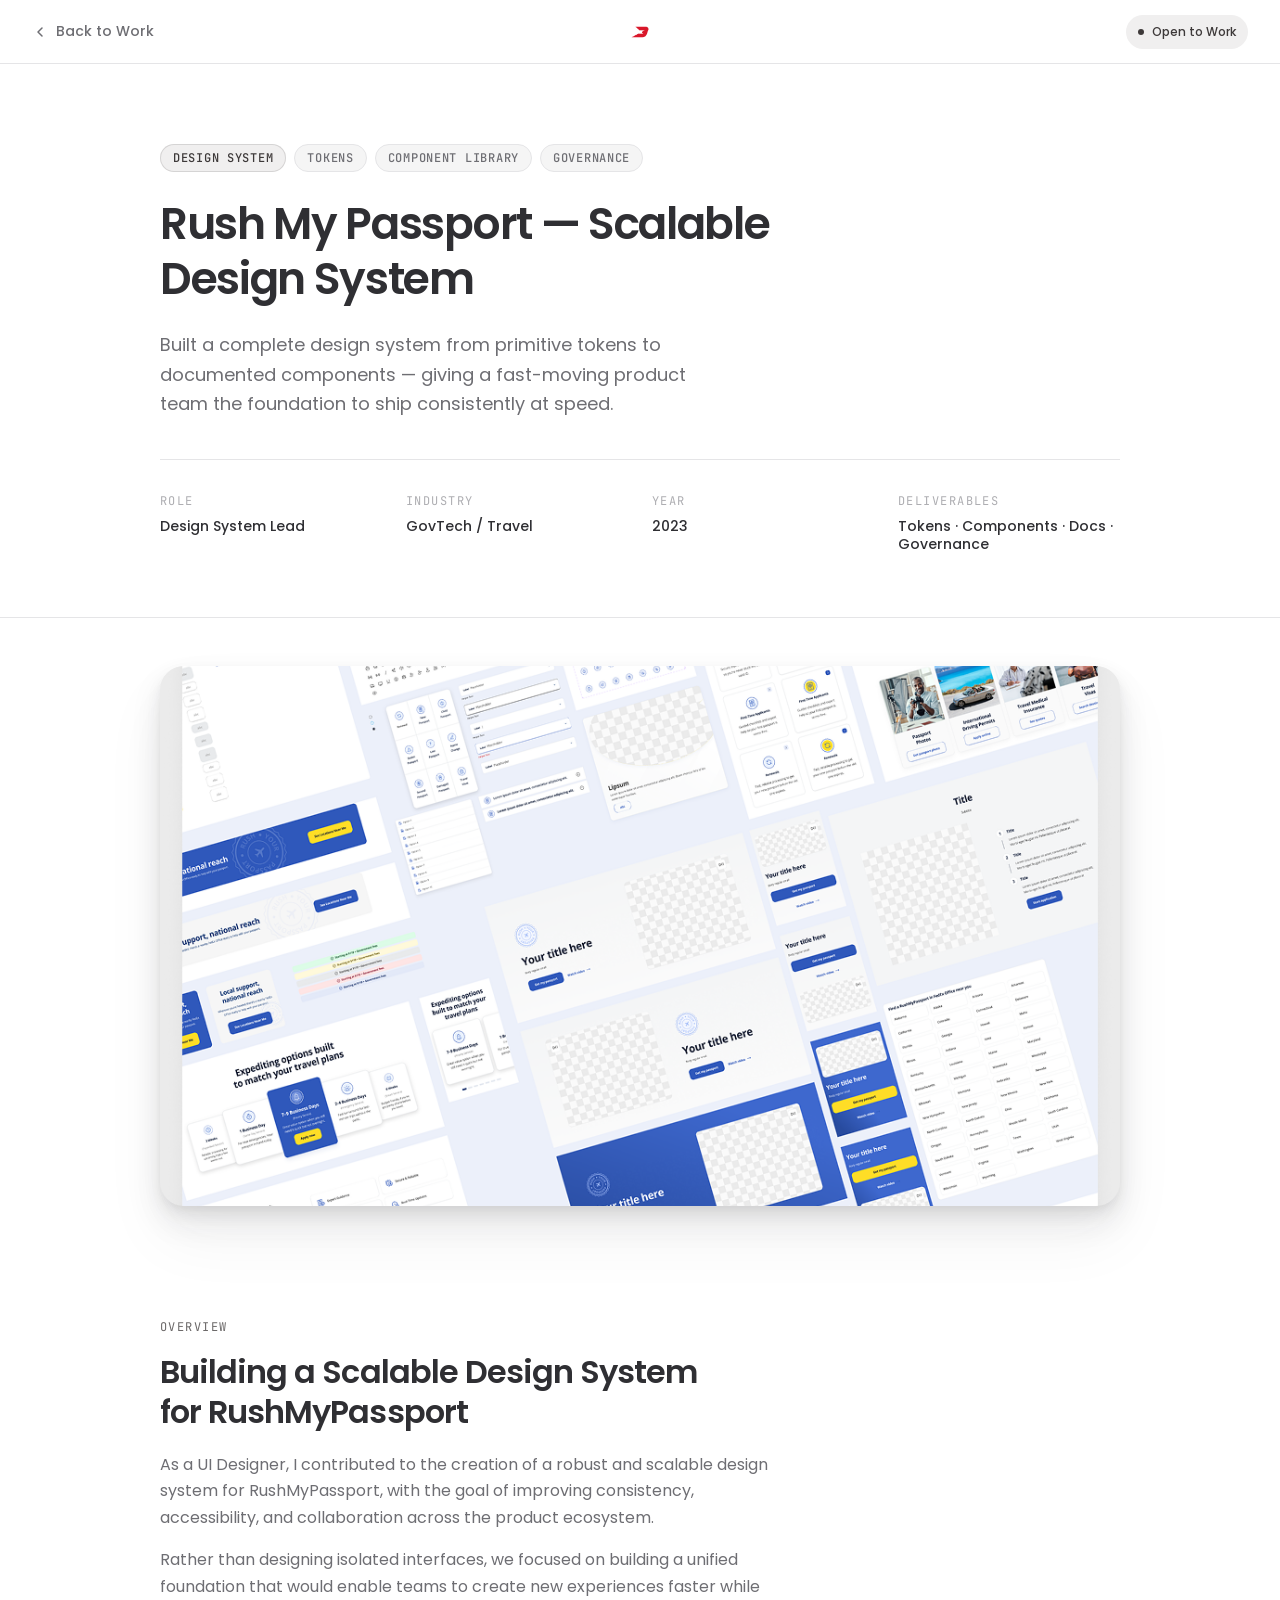
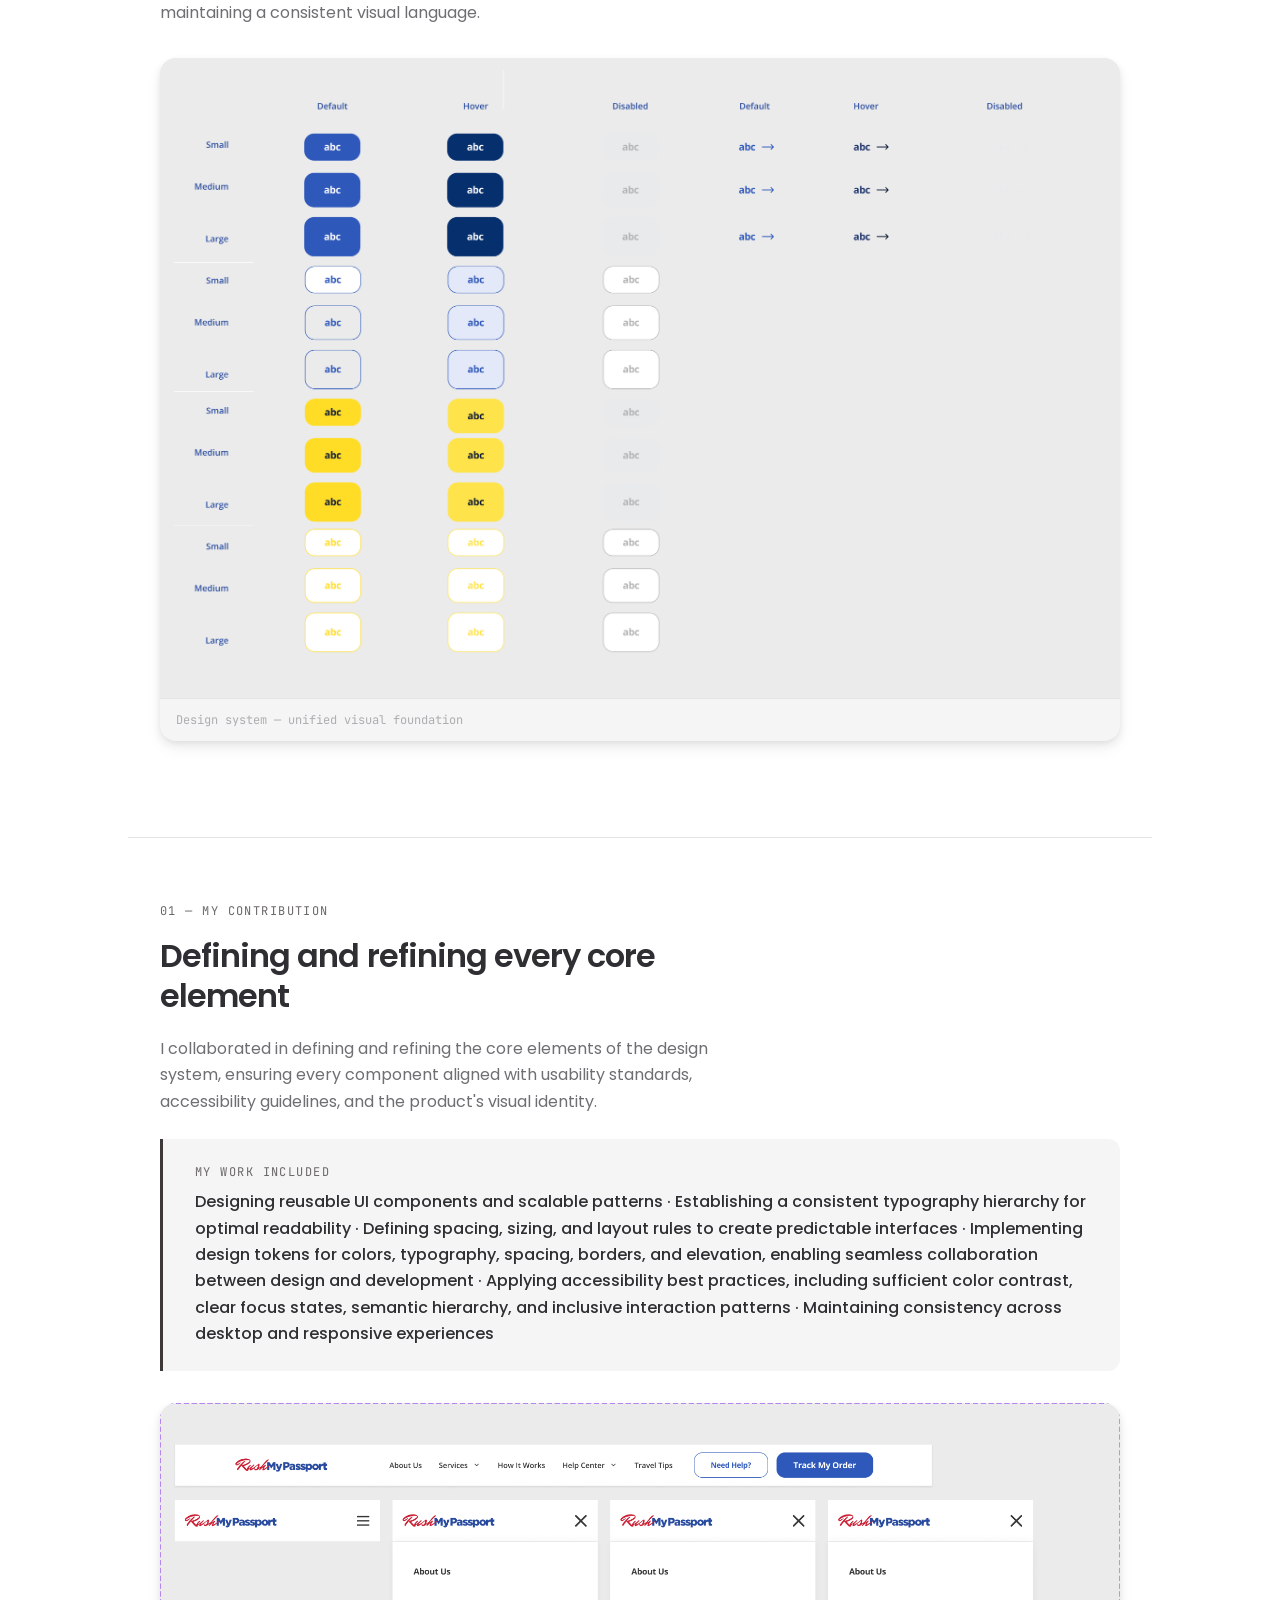
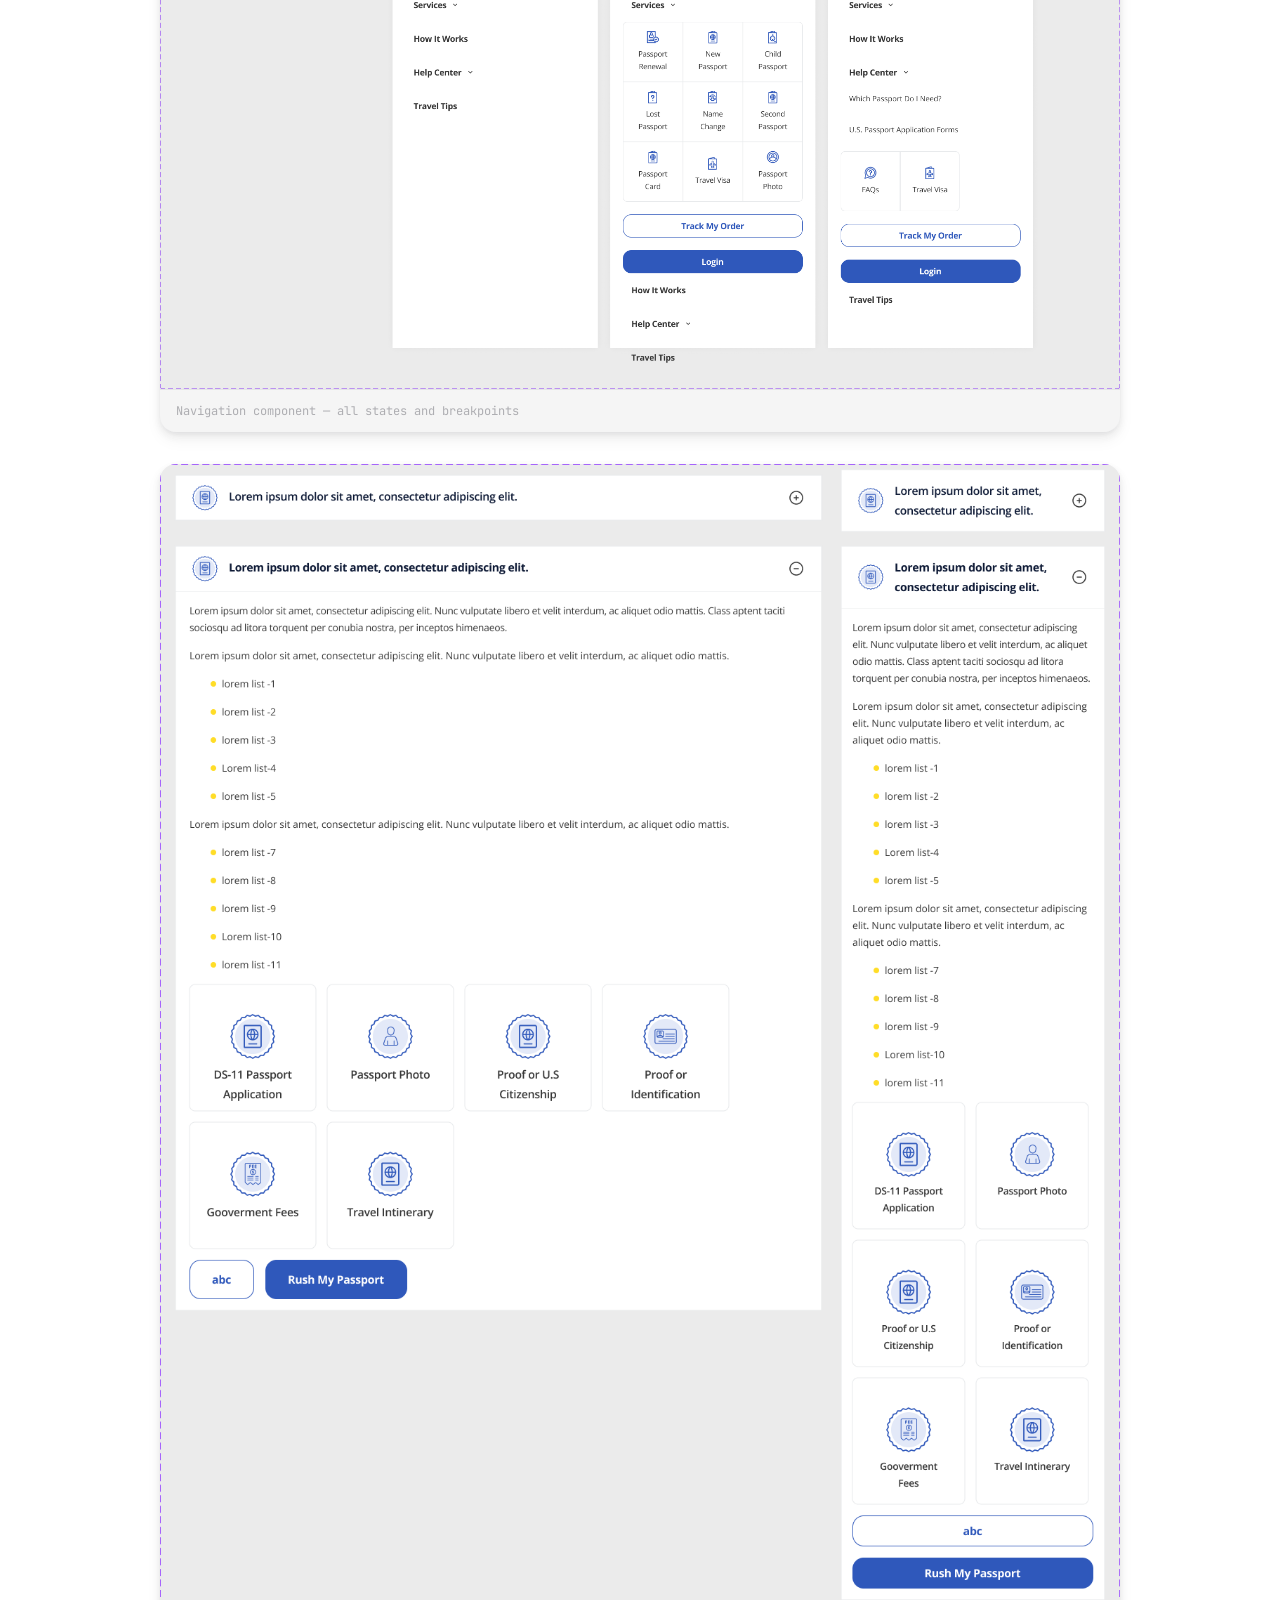
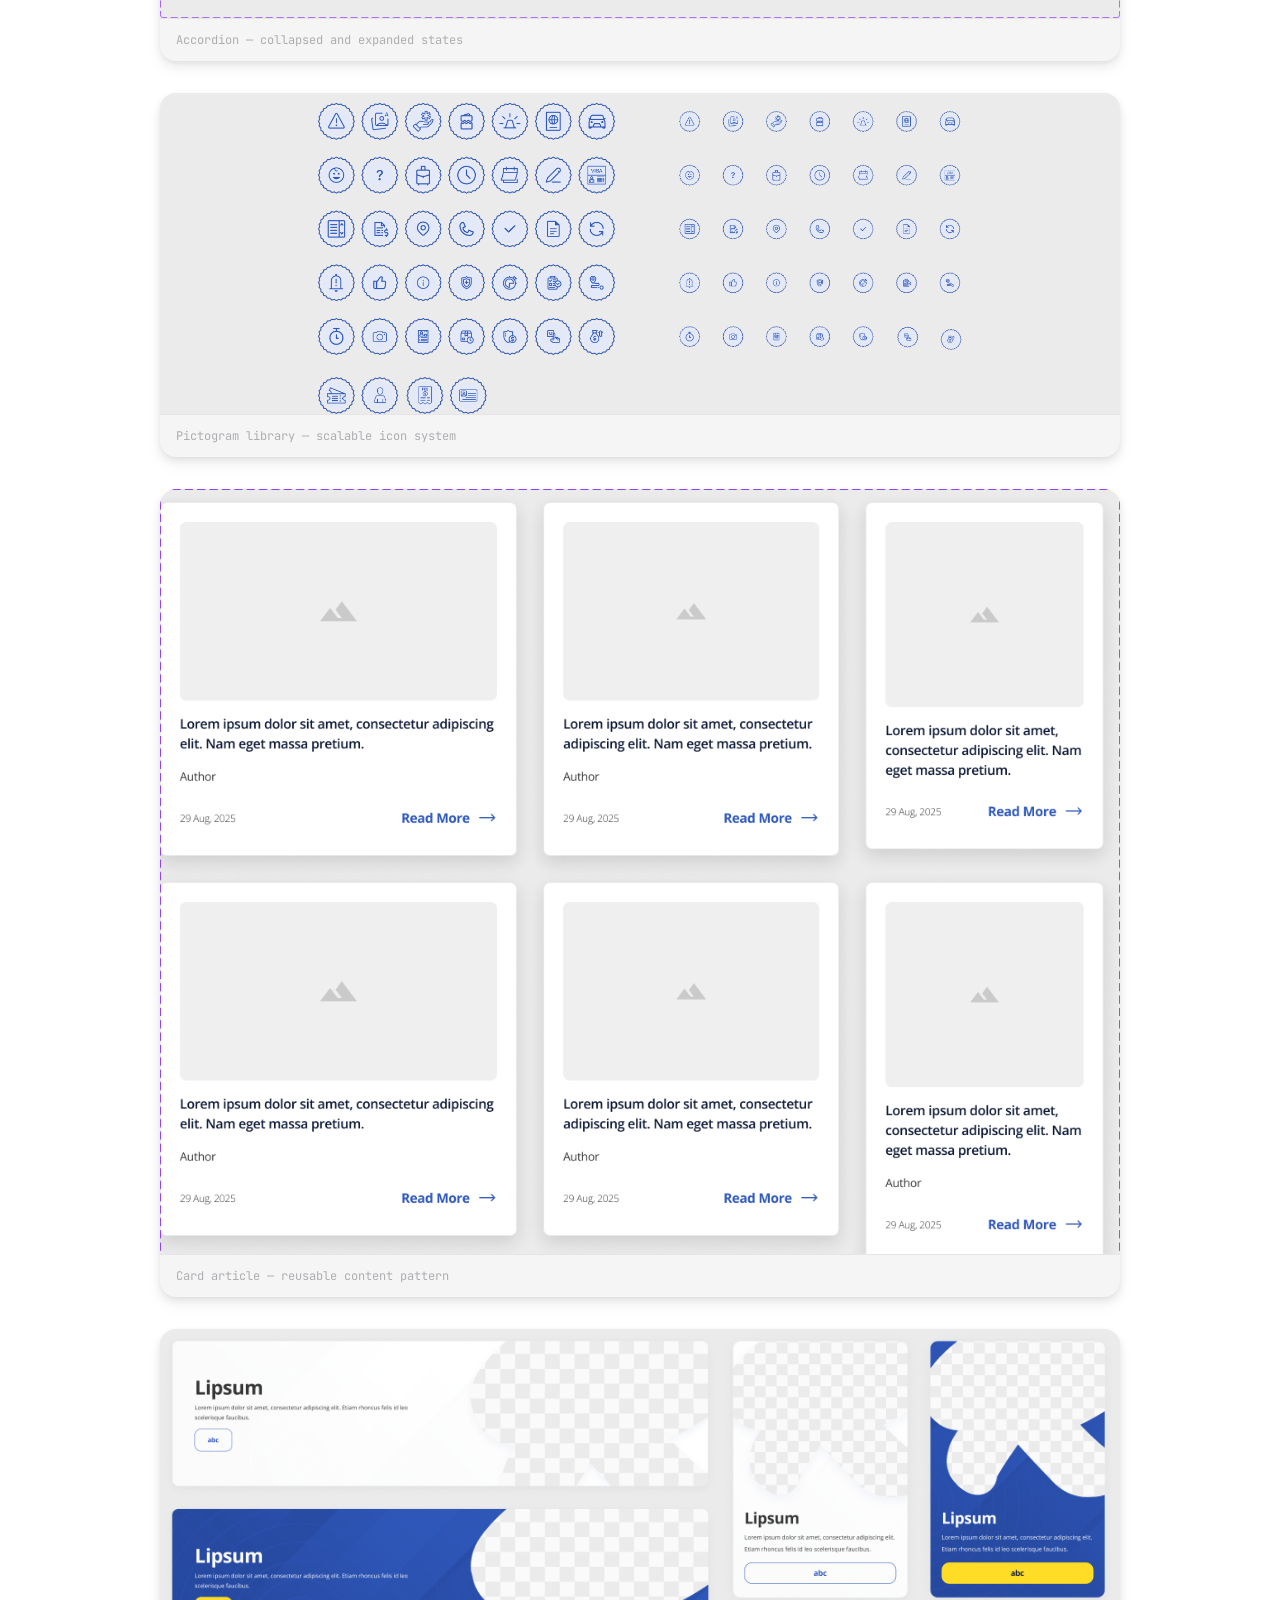
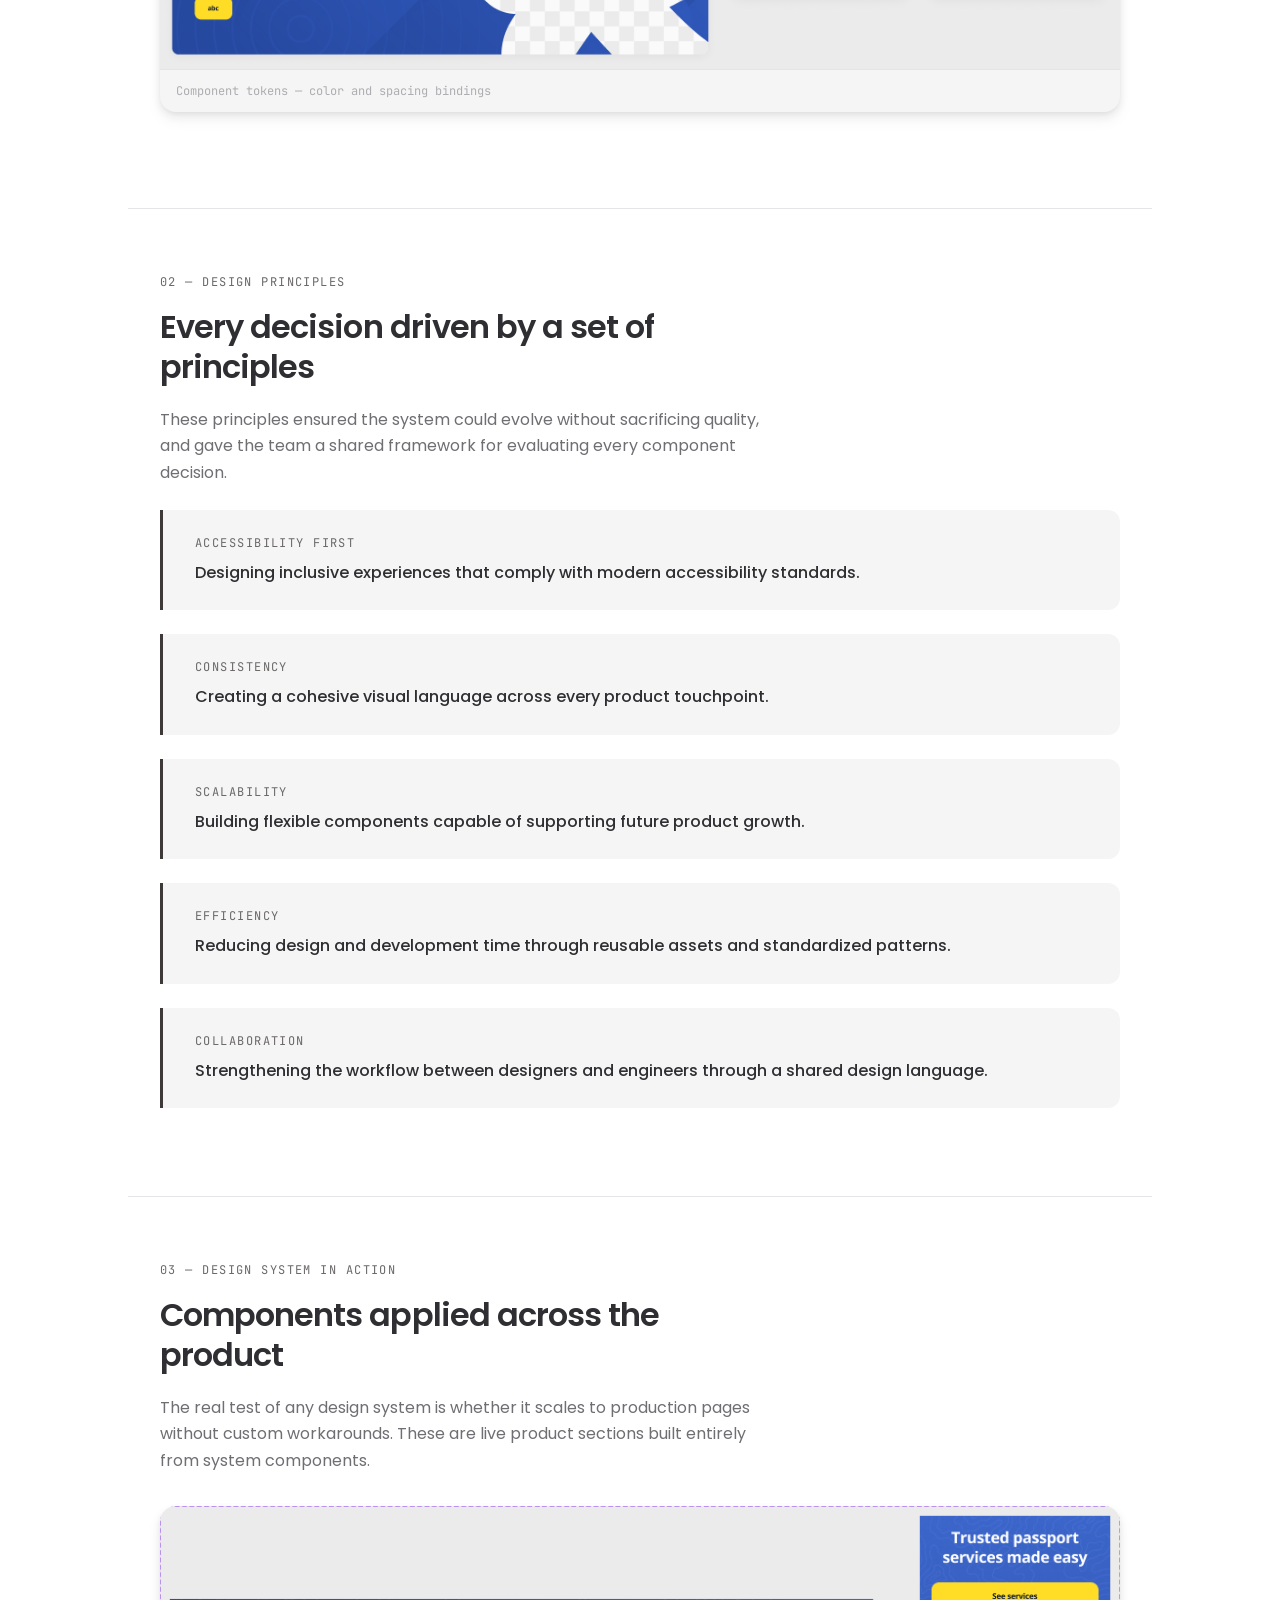
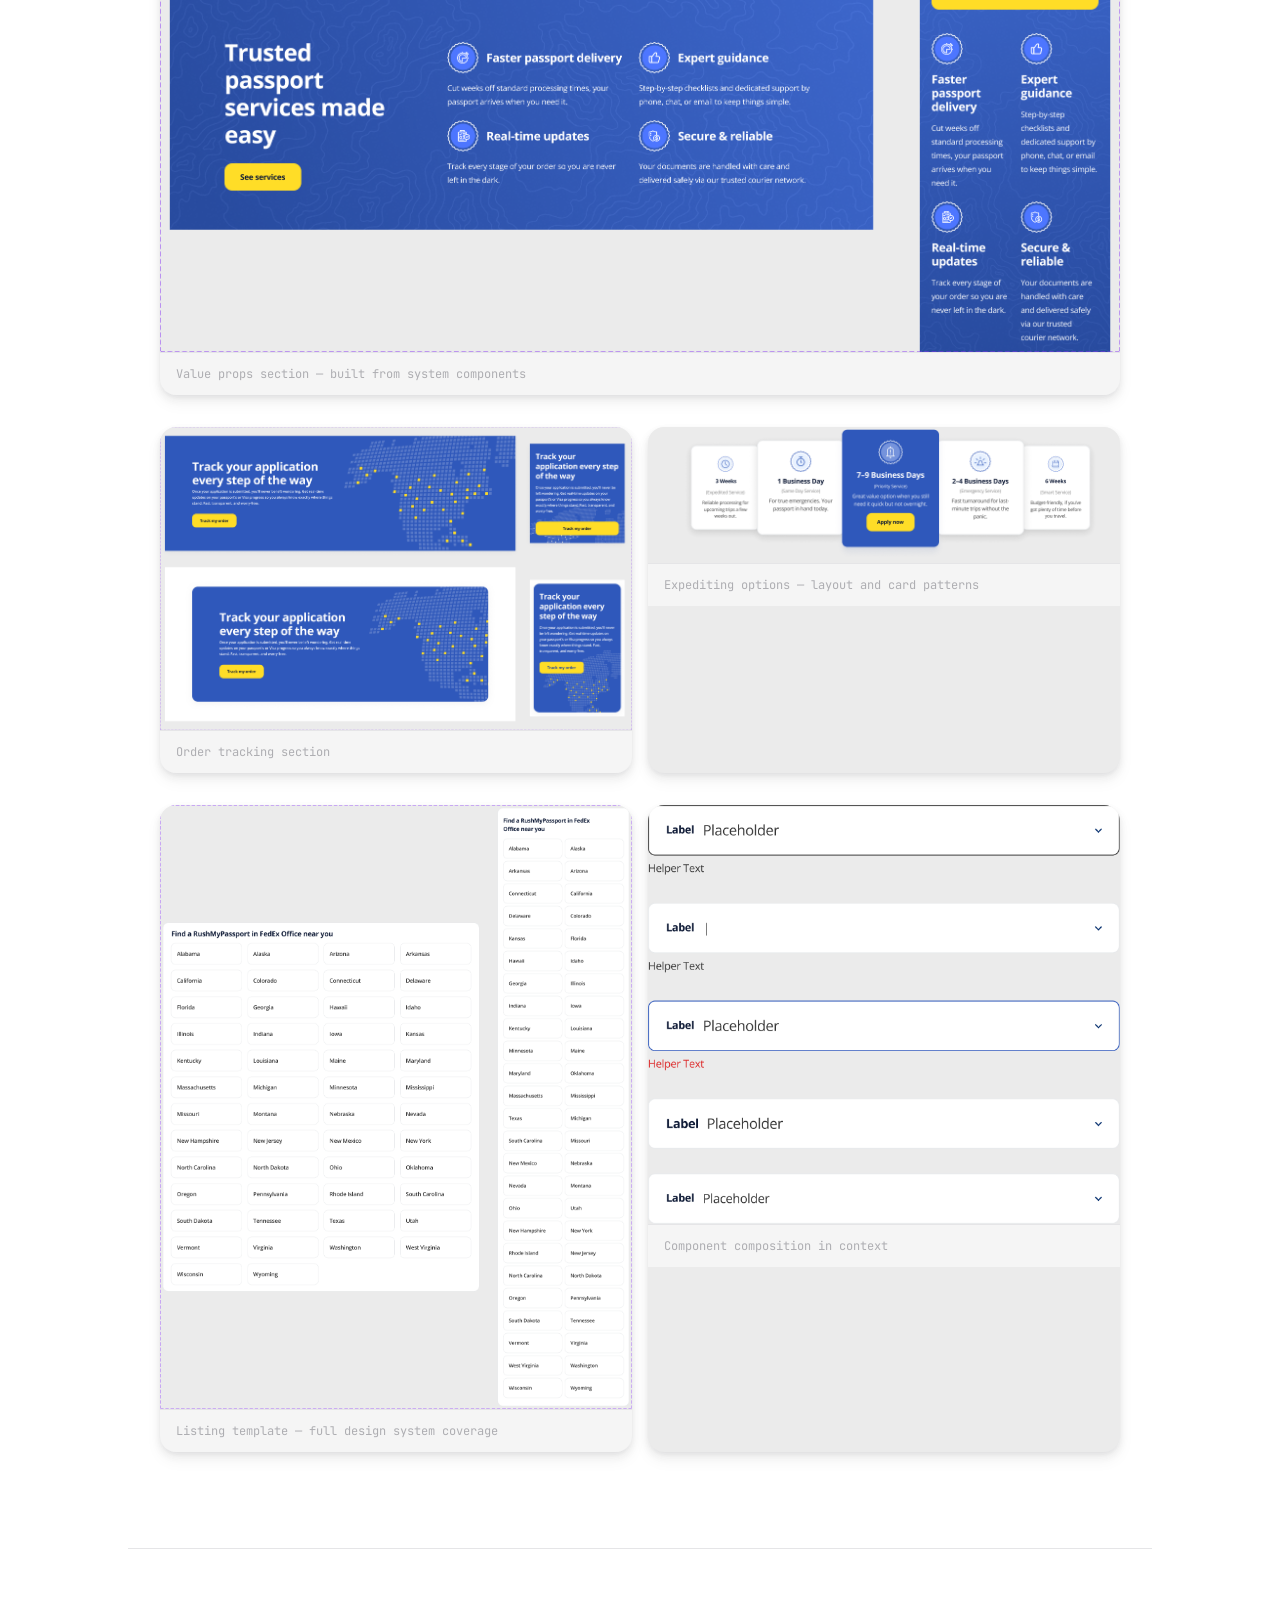
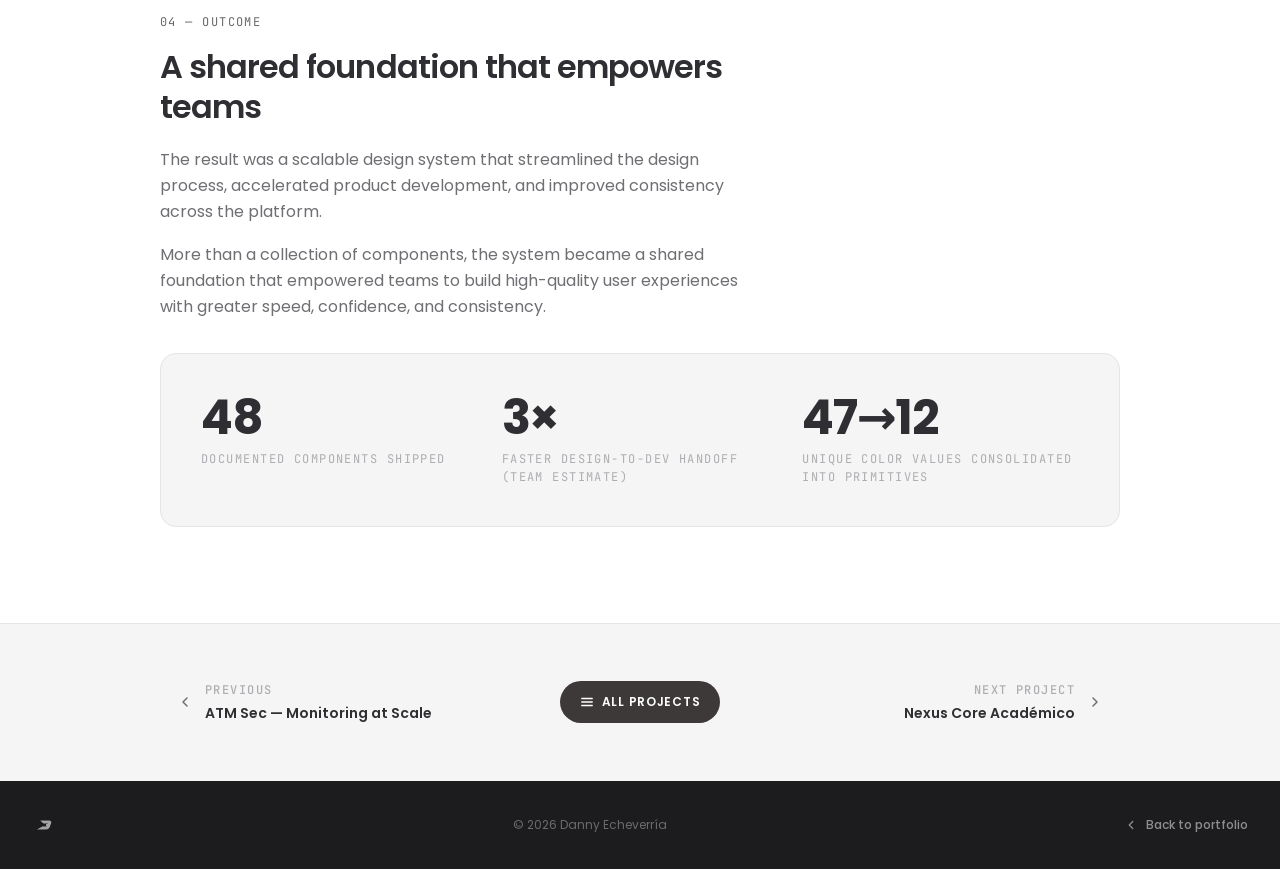
<file: rushmypassport.html>
<!DOCTYPE html>
<html lang="en">
<head>
<meta charset="UTF-8">
<meta name="viewport" content="width=device-width, initial-scale=1.0">
<meta name="description" content="Rush My Passport — Design System case study by Danny Echeverría.">
<title>Rush My Passport — Danny Echeverría</title>
<link rel="stylesheet" href="case-study.css">
</head>
<body>

<!-- NAV -->
<nav class="cs-nav" aria-label="Case study navigation">
  <div class="cs-nav__inner">
    <a href="index.html#work" class="cs-nav__back">
      <svg width="16" height="16" viewBox="0 0 16 16" fill="none" aria-hidden="true">
        <path d="M10 12L6 8l4-4" stroke="currentColor" stroke-width="1.5" stroke-linecap="round" stroke-linejoin="round"/>
      </svg>
      Back to Work
    </a>
    <a href="index.html" class="cs-nav__logo">
      <img src="Logo-Danjez.png" alt="Danny Echeverría" width="120" height="28">
    </a>
    <div class="cs-nav__badge">
      <span class="cs-nav__badge-dot"></span>
      Open to Work
    </div>
  </div>
</nav>

<!-- HEADER -->
<header class="cs-header">
  <div class="cs-header__inner">
    <div class="cs-header__tags anim">
      <span class="cs-tag cs-tag--accent">Design System</span>
      <span class="cs-tag">Tokens</span>
      <span class="cs-tag">Component Library</span>
      <span class="cs-tag">Governance</span>
    </div>
    <h1 class="cs-header__title anim">Rush My Passport — Scalable Design System</h1>
    <p class="cs-header__subtitle anim">Built a complete design system from primitive tokens to documented components — giving a fast-moving product team the foundation to ship consistently at speed.</p>
    <div class="cs-meta anim">
      <div class="cs-meta__item">
        <p class="cs-meta__label">Role</p>
        <p class="cs-meta__value">Design System Lead</p>
      </div>
      <div class="cs-meta__item">
        <p class="cs-meta__label">Industry</p>
        <p class="cs-meta__value">GovTech / Travel</p>
      </div>
      <div class="cs-meta__item">
        <p class="cs-meta__label">Year</p>
        <p class="cs-meta__value">2023</p>
      </div>
      <div class="cs-meta__item">
        <p class="cs-meta__label">Deliverables</p>
        <p class="cs-meta__value">Tokens · Components · Docs · Governance</p>
      </div>
    </div>
  </div>
</header>

<!-- COVER -->
<div class="cs-cover anim">
  <div class="cs-cover__image">
    <img src="rush-my-passport.png" alt="Rush My Passport — Design System">
  </div>
</div>

<!-- OVERVIEW -->
<section class="cs-section anim">
  <p class="cs-section__eyebrow">Overview</p>
  <h2 class="cs-section__title">Building a Scalable Design System for RushMyPassport</h2>
  <p class="cs-section__body">As a UI Designer, I contributed to the creation of a robust and scalable design system for RushMyPassport, with the goal of improving consistency, accessibility, and collaboration across the product ecosystem.</p>
  <p class="cs-section__body">Rather than designing isolated interfaces, we focused on building a unified foundation that would enable teams to create new experiences faster while maintaining a consistent visual language.</p>
  <div class="cs-image">
    <img src="rush-my-passport/Frame%2039936.png" alt="RushMyPassport — Design System overview" style="width: 100%; height: auto; display: block;">
    <p class="cs-image__caption">Design system — unified visual foundation</p>
  </div>
</section>

<!-- MY CONTRIBUTION -->
<section class="cs-section anim">
  <p class="cs-section__eyebrow">01 — My Contribution</p>
  <h2 class="cs-section__title">Defining and refining every core element</h2>
  <p class="cs-section__body">I collaborated in defining and refining the core elements of the design system, ensuring every component aligned with usability standards, accessibility guidelines, and the product's visual identity.</p>
  <div class="cs-callout">
    <p class="cs-callout__label">My work included</p>
    <p class="cs-callout__text">Designing reusable UI components and scalable patterns · Establishing a consistent typography hierarchy for optimal readability · Defining spacing, sizing, and layout rules to create predictable interfaces · Implementing design tokens for colors, typography, spacing, borders, and elevation, enabling seamless collaboration between design and development · Applying accessibility best practices, including sufficient color contrast, clear focus states, semantic hierarchy, and inclusive interaction patterns · Maintaining consistency across desktop and responsive experiences</p>
  </div>
  <div class="cs-image">
    <img src="rush-my-passport/navigation.png" alt="RushMyPassport — Navigation component" style="width: 100%; height: auto; display: block;">
    <p class="cs-image__caption">Navigation component — all states and breakpoints</p>
  </div>
  <div class="cs-image">
    <img src="rush-my-passport/accordion.png" alt="RushMyPassport — Accordion component" style="width: 100%; height: auto; display: block;">
    <p class="cs-image__caption">Accordion — collapsed and expanded states</p>
  </div>
  <div class="cs-image">
    <img src="rush-my-passport/Pictograms.png" alt="RushMyPassport — Pictograms" style="width: 100%; height: auto; display: block;">
    <p class="cs-image__caption">Pictogram library — scalable icon system</p>
  </div>
  <div class="cs-image">
    <img src="rush-my-passport/card-article.png" alt="RushMyPassport — Card article component" style="width: 100%; height: auto; display: block;">
    <p class="cs-image__caption">Card article — reusable content pattern</p>
  </div>
  <div class="cs-image">
    <img src="rush-my-passport/Frame%2039940.png" alt="RushMyPassport — Component detail" style="width: 100%; height: auto; display: block;">
    <p class="cs-image__caption">Component tokens — color and spacing bindings</p>
  </div>
</section>

<!-- DESIGN PRINCIPLES -->
<section class="cs-section anim">
  <p class="cs-section__eyebrow">02 — Design Principles</p>
  <h2 class="cs-section__title">Every decision driven by a set of principles</h2>
  <p class="cs-section__body">These principles ensured the system could evolve without sacrificing quality, and gave the team a shared framework for evaluating every component decision.</p>
  <div class="cs-callout">
    <p class="cs-callout__label">Accessibility First</p>
    <p class="cs-callout__text">Designing inclusive experiences that comply with modern accessibility standards.</p>
  </div>
  <div class="cs-callout">
    <p class="cs-callout__label">Consistency</p>
    <p class="cs-callout__text">Creating a cohesive visual language across every product touchpoint.</p>
  </div>
  <div class="cs-callout">
    <p class="cs-callout__label">Scalability</p>
    <p class="cs-callout__text">Building flexible components capable of supporting future product growth.</p>
  </div>
  <div class="cs-callout">
    <p class="cs-callout__label">Efficiency</p>
    <p class="cs-callout__text">Reducing design and development time through reusable assets and standardized patterns.</p>
  </div>
  <div class="cs-callout">
    <p class="cs-callout__label">Collaboration</p>
    <p class="cs-callout__text">Strengthening the workflow between designers and engineers through a shared design language.</p>
  </div>
</section>

<!-- DESIGN SYSTEM IN ACTION -->
<section class="cs-section anim">
  <p class="cs-section__eyebrow">03 — Design System in Action</p>
  <h2 class="cs-section__title">Components applied across the product</h2>
  <p class="cs-section__body">The real test of any design system is whether it scales to production pages without custom workarounds. These are live product sections built entirely from system components.</p>
  <div class="cs-image">
    <img src="rush-my-passport/section-value-props.png" alt="RushMyPassport — Value propositions section" style="width: 100%; height: auto; display: block;">
    <p class="cs-image__caption">Value props section — built from system components</p>
  </div>
  <div class="cs-grid cs-grid--2">
    <div class="cs-image cs-image--flush">
      <img src="rush-my-passport/section-track.png" alt="RushMyPassport — Track section" style="width: 100%; height: auto; display: block;">
      <p class="cs-image__caption">Order tracking section</p>
    </div>
    <div class="cs-image cs-image--flush">
      <img src="rush-my-passport/Expediting%20Options.png" alt="RushMyPassport — Expediting Options" style="width: 100%; height: auto; display: block;">
      <p class="cs-image__caption">Expediting options — layout and card patterns</p>
    </div>
  </div>
  <div class="cs-grid cs-grid--2">
    <div class="cs-image cs-image--flush">
      <img src="rush-my-passport/estate-listing.png" alt="RushMyPassport — Estate listing" style="width: 100%; height: auto; display: block;">
      <p class="cs-image__caption">Listing template — full design system coverage</p>
    </div>
    <div class="cs-image cs-image--flush">
      <img src="rush-my-passport/Frame%2039941.png" alt="RushMyPassport — Additional component view" style="width: 100%; height: auto; display: block;">
      <p class="cs-image__caption">Component composition in context</p>
    </div>
  </div>
</section>

<!-- OUTCOME -->
<section class="cs-section anim">
  <p class="cs-section__eyebrow">04 — Outcome</p>
  <h2 class="cs-section__title">A shared foundation that empowers teams</h2>
  <p class="cs-section__body">The result was a scalable design system that streamlined the design process, accelerated product development, and improved consistency across the platform.</p>
  <p class="cs-section__body">More than a collection of components, the system became a shared foundation that empowered teams to build high-quality user experiences with greater speed, confidence, and consistency.</p>
  <div class="cs-metrics">
    <div class="cs-metric">
      <p class="cs-metric__number">48</p>
      <p class="cs-metric__label">Documented components shipped</p>
    </div>
    <div class="cs-metric">
      <p class="cs-metric__number">3×</p>
      <p class="cs-metric__label">Faster design-to-dev handoff (team estimate)</p>
    </div>
    <div class="cs-metric">
      <p class="cs-metric__number">47→12</p>
      <p class="cs-metric__label">Unique color values consolidated into primitives</p>
    </div>
  </div>
</section>

<!-- PROJECT NAV -->
<nav class="cs-project-nav" aria-label="Project navigation">
  <div class="cs-project-nav__inner">
    <a href="atmsec.html" class="cs-project-nav__link">
      <svg width="16" height="16" viewBox="0 0 16 16" fill="none" aria-hidden="true">
        <path d="M10 12L6 8l4-4" stroke="currentColor" stroke-width="1.5" stroke-linecap="round" stroke-linejoin="round"/>
      </svg>
      <div>
        <span class="cs-project-nav__label">Previous</span>
        <span class="cs-project-nav__title">ATM Sec — Monitoring at Scale</span>
      </div>
    </a>
    <div class="cs-project-nav__center">
      <a href="index.html#work" class="cs-project-nav__all">
        <svg width="14" height="14" viewBox="0 0 16 16" fill="none" aria-hidden="true">
          <path d="M2 4h12M2 8h12M2 12h12" stroke="currentColor" stroke-width="1.5" stroke-linecap="round"/>
        </svg>
        All Projects
      </a>
    </div>
    <a href="nexuscore.html" class="cs-project-nav__link cs-project-nav__link--next">
      <div>
        <span class="cs-project-nav__label">Next Project</span>
        <span class="cs-project-nav__title">Nexus Core Académico</span>
      </div>
      <svg width="16" height="16" viewBox="0 0 16 16" fill="none" aria-hidden="true">
        <path d="M6 12l4-4-4-4" stroke="currentColor" stroke-width="1.5" stroke-linecap="round" stroke-linejoin="round"/>
      </svg>
    </a>
  </div>
</nav>

<!-- FOOTER -->
<footer class="cs-footer">
  <div class="cs-footer__inner">
    <a href="index.html" class="cs-footer__logo">
      <img src="Logo-Danjez.png" alt="Danny Echeverría" width="100" height="24">
    </a>
    <p class="cs-footer__copy">© 2026 Danny Echeverría</p>
    <a href="index.html#work" class="cs-footer__back">
      <svg width="14" height="14" viewBox="0 0 16 16" fill="none" aria-hidden="true">
        <path d="M10 12L6 8l4-4" stroke="currentColor" stroke-width="1.5" stroke-linecap="round" stroke-linejoin="round"/>
      </svg>
      Back to portfolio
    </a>
  </div>
</footer>

<script>
const observer = new IntersectionObserver((entries) => {
  entries.forEach(e => { if (e.isIntersecting) { e.target.classList.add('anim--visible'); observer.unobserve(e.target); } });
}, { threshold: 0.1, rootMargin: '0px 0px -40px 0px' });
document.querySelectorAll('.anim').forEach(el => observer.observe(el));
</script>
</body>
</html>
</file>
<file: case-study.css>
/* ============================================================
   CASE STUDY — Shared Styles
   Precision Canvas Design System
   ============================================================ */

@import url('https://fonts.googleapis.com/css2?family=Poppins:ital,wght@0,300;0,400;0,500;0,600;0,700;1,300;1,400;1,500&family=JetBrains+Mono:wght@400;500&display=swap');

/* ============================================================
   DESIGN TOKENS
   ============================================================ */
:root {
  --color-bg-base:        #FFFFFF;
  --color-bg-raised:      #F5F5F5;
  --color-bg-inset:       #EBEBEB;
  --color-bg-overlay:     #1C1C1E;

  --color-text-primary:   #2F2F33;
  --color-text-secondary: #6E6E73;
  --color-text-tertiary:  #AEAEB2;
  --color-text-inverse:   #FFFFFF;

  --color-accent:         #3D3939;
  --color-accent-hover:   #2A2727;
  --color-accent-subtle:  #F0EFEF;
  --color-accent-muted:   #6B6868;

  --color-border:         #E5E5E7;
  --color-border-strong:  #C7C7CC;

  --font-display: 'Poppins', system-ui, sans-serif;
  --font-body:    'Poppins', system-ui, sans-serif;
  --font-mono:    'JetBrains Mono', 'Cascadia Code', monospace;

  --text-xs:   0.75rem;
  --text-sm:   0.875rem;
  --text-base: 1rem;
  --text-lg:   1.125rem;
  --text-xl:   1.25rem;
  --text-2xl:  1.5rem;
  --text-3xl:  clamp(1.75rem, 3vw, 2rem);
  --text-4xl:  clamp(2rem, 4vw, 2.75rem);

  --leading-tight:   1.1;
  --leading-snug:    1.25;
  --leading-normal:  1.5;
  --leading-relaxed: 1.65;

  --tracking-tight:  -0.03em;
  --tracking-normal: -0.01em;
  --tracking-wide:    0.06em;
  --tracking-widest:  0.12em;

  --space-1:  0.25rem;
  --space-2:  0.5rem;
  --space-3:  0.75rem;
  --space-4:  1rem;
  --space-5:  1.25rem;
  --space-6:  1.5rem;
  --space-8:  2rem;
  --space-10: 2.5rem;
  --space-12: 3rem;
  --space-16: 4rem;
  --space-20: 5rem;
  --space-24: 6rem;

  --container-text: 44rem;
  --container-lg:   64rem;
  --container-xl:   80rem;

  --radius-sm:   0.25rem;
  --radius-md:   0.5rem;
  --radius-lg:   0.75rem;
  --radius-xl:   1rem;
  --radius-2xl:  1.5rem;
  --radius-full: 9999px;

  --shadow-color: 240deg 5% 15%;
  --shadow-sm:
    0px 1px 2px hsl(var(--shadow-color) / 0.05),
    0px 1px 3px hsl(var(--shadow-color) / 0.07);
  --shadow-md:
    0px 2px 4px hsl(var(--shadow-color) / 0.04),
    0px 4px 8px hsl(var(--shadow-color) / 0.07),
    0px 8px 16px hsl(var(--shadow-color) / 0.05);
  --shadow-lg:
    0px 4px 6px hsl(var(--shadow-color) / 0.03),
    0px 8px 16px hsl(var(--shadow-color) / 0.06),
    0px 16px 32px hsl(var(--shadow-color) / 0.09),
    0px 32px 64px hsl(var(--shadow-color) / 0.05);

  --ease-out-expo:  cubic-bezier(0.16, 1, 0.3, 1);
  --ease-in-out:    cubic-bezier(0.65, 0, 0.35, 1);
  --duration-fast:   150ms;
  --duration-normal: 250ms;
  --duration-enter:  500ms;
}

/* ============================================================
   RESET & BASE
   ============================================================ */
*, *::before, *::after { box-sizing: border-box; margin: 0; padding: 0; }

html {
  scroll-behavior: smooth;
  -webkit-font-smoothing: antialiased;
  -moz-osx-font-smoothing: grayscale;
}

body {
  font-family: var(--font-body);
  font-size: var(--text-base);
  line-height: var(--leading-normal);
  color: var(--color-text-primary);
  background-color: var(--color-bg-base);
  overflow-x: hidden;
}

img { display: block; max-width: 100%; }
a { color: inherit; text-decoration: none; }
button { cursor: pointer; border: none; background: none; font: inherit; }

.u-sr-only {
  position: absolute; width: 1px; height: 1px;
  padding: 0; margin: -1px; overflow: hidden;
  clip: rect(0,0,0,0); white-space: nowrap; border: 0;
}

.anim {
  opacity: 0;
  transform: translateY(20px);
  transition:
    opacity var(--duration-enter) var(--ease-out-expo),
    transform var(--duration-enter) var(--ease-out-expo);
}
.anim.anim--visible { opacity: 1; transform: translateY(0); }
.anim:nth-child(2) { transition-delay: 60ms; }
.anim:nth-child(3) { transition-delay: 120ms; }
.anim:nth-child(4) { transition-delay: 180ms; }

@media (prefers-reduced-motion: reduce) {
  .anim { opacity: 1; transform: none; transition: none; }
  *, *::before, *::after {
    animation-duration: 0.01ms !important;
    transition-duration: 0.01ms !important;
  }
}

/* ============================================================
   CASE STUDY NAV
   ============================================================ */
.cs-nav {
  position: sticky;
  top: 0;
  z-index: 100;
  height: 64px;
  display: flex;
  align-items: center;
  background-color: rgba(255, 255, 255, 0.92);
  backdrop-filter: blur(16px) saturate(180%);
  -webkit-backdrop-filter: blur(16px) saturate(180%);
  border-bottom: 1px solid var(--color-border);
}

.cs-nav__inner {
  width: 100%;
  max-width: var(--container-xl);
  margin-inline: auto;
  padding-inline: var(--space-8);
  display: flex;
  align-items: center;
  justify-content: space-between;
  gap: var(--space-8);
}

.cs-nav__back {
  display: flex;
  align-items: center;
  gap: var(--space-2);
  font-size: var(--text-sm);
  font-weight: 500;
  color: var(--color-text-secondary);
  transition: color var(--duration-fast) ease;
}
.cs-nav__back:hover { color: var(--color-text-primary); }
.cs-nav__back svg { flex-shrink: 0; }

.cs-nav__logo img { height: 28px; width: auto; }

.cs-nav__badge {
  display: flex;
  align-items: center;
  gap: var(--space-2);
  padding: var(--space-2) var(--space-3);
  background: var(--color-accent-subtle);
  border-radius: var(--radius-full);
  font-size: var(--text-xs);
  font-weight: 500;
  color: var(--color-accent);
  white-space: nowrap;
}
.cs-nav__badge-dot {
  width: 6px; height: 6px;
  border-radius: 50%;
  background: var(--color-accent);
  animation: pulse 2s ease-in-out infinite;
}
@keyframes pulse {
  0%, 100% { opacity: 1; transform: scale(1); }
  50%       { opacity: 0.5; transform: scale(0.75); }
}

/* ============================================================
   CASE STUDY HEADER
   ============================================================ */
.cs-header {
  padding-top: var(--space-20);
  padding-bottom: var(--space-16);
  border-bottom: 1px solid var(--color-border);
}

.cs-header__inner {
  width: 100%;
  max-width: var(--container-lg);
  margin-inline: auto;
  padding-inline: var(--space-8);
}

.cs-header__tags {
  display: flex;
  flex-wrap: wrap;
  gap: var(--space-2);
  margin-bottom: var(--space-6);
}

.cs-tag {
  display: inline-flex;
  align-items: center;
  padding: var(--space-1) var(--space-3);
  border-radius: var(--radius-full);
  font-size: var(--text-xs);
  font-family: var(--font-mono);
  font-weight: 500;
  letter-spacing: var(--tracking-wide);
  text-transform: uppercase;
  background: var(--color-bg-raised);
  color: var(--color-text-secondary);
  border: 1px solid var(--color-border);
}

.cs-tag--accent {
  background: var(--color-accent-subtle);
  color: var(--color-accent);
  border-color: rgba(61,57,57,0.15);
}

.cs-header__title {
  font-size: var(--text-4xl);
  font-weight: 600;
  letter-spacing: var(--tracking-tight);
  line-height: var(--leading-snug);
  color: var(--color-text-primary);
  margin-bottom: var(--space-6);
  max-width: 40rem;
}

.cs-header__subtitle {
  font-size: var(--text-lg);
  color: var(--color-text-secondary);
  line-height: var(--leading-relaxed);
  max-width: 36rem;
  margin-bottom: var(--space-10);
}

.cs-meta {
  display: grid;
  grid-template-columns: repeat(4, 1fr);
  gap: var(--space-6);
  padding-top: var(--space-8);
  border-top: 1px solid var(--color-border);
}

.cs-meta__item {}

.cs-meta__label {
  font-family: var(--font-mono);
  font-size: var(--text-xs);
  text-transform: uppercase;
  letter-spacing: var(--tracking-widest);
  color: var(--color-text-tertiary);
  margin-bottom: var(--space-2);
}

.cs-meta__value {
  font-size: var(--text-sm);
  font-weight: 500;
  color: var(--color-text-primary);
  line-height: var(--leading-snug);
}

/* ============================================================
   COVER IMAGE
   ============================================================ */
.cs-cover {
  width: 100%;
  max-width: var(--container-lg);
  margin-inline: auto;
  padding-inline: var(--space-8);
  padding-top: var(--space-12);
  padding-bottom: var(--space-12);
}

.cs-cover__image {
  width: 100%;
  aspect-ratio: 16 / 9;
  border-radius: var(--radius-2xl);
  overflow: hidden;
  background: var(--color-bg-inset);
  box-shadow: var(--shadow-lg);
}

.cs-cover__image img {
  width: 100%; height: 100%;
  object-fit: cover;
}

.cs-cover__placeholder {
  width: 100%; height: 100%;
  background: linear-gradient(135deg, var(--color-bg-inset) 0%, var(--color-bg-raised) 100%);
  display: flex;
  align-items: center;
  justify-content: center;
  color: var(--color-text-tertiary);
  font-family: var(--font-mono);
  font-size: var(--text-sm);
}

/* ============================================================
   SECTION BASE
   ============================================================ */
.cs-section {
  width: 100%;
  max-width: var(--container-lg);
  margin-inline: auto;
  padding-inline: var(--space-8);
  padding-block: var(--space-16);
  border-bottom: 1px solid var(--color-border);
}

.cs-section:last-of-type { border-bottom: none; }

.cs-section--wide {
  max-width: var(--container-xl);
}

.cs-section__eyebrow {
  font-family: var(--font-mono);
  font-size: var(--text-xs);
  text-transform: uppercase;
  letter-spacing: var(--tracking-widest);
  color: var(--color-accent-muted);
  margin-bottom: var(--space-4);
}

.cs-section__title {
  font-size: var(--text-3xl);
  font-weight: 600;
  letter-spacing: var(--tracking-tight);
  line-height: var(--leading-snug);
  color: var(--color-text-primary);
  margin-bottom: var(--space-5);
  max-width: 36rem;
}

.cs-section__body {
  font-size: var(--text-base);
  color: var(--color-text-secondary);
  line-height: var(--leading-relaxed);
  max-width: 38rem;
}

.cs-section__body + .cs-section__body {
  margin-top: var(--space-4);
}

/* Two-column layout inside a section */
.cs-section__cols {
  display: grid;
  grid-template-columns: 1fr 1fr;
  gap: var(--space-12);
  align-items: start;
}

.cs-section__cols--60-40 {
  grid-template-columns: 3fr 2fr;
}

.cs-section__col {}

/* ============================================================
   IMAGES
   ============================================================ */
.cs-image {
  width: 100%;
  border-radius: var(--radius-xl);
  overflow: hidden;
  background: var(--color-bg-inset);
  box-shadow: var(--shadow-md);
  margin-block: var(--space-8);
}

.cs-image--sm { border-radius: var(--radius-lg); }
.cs-image--flush { margin-block: 0; }

.cs-image img {
  width: 100%; height: auto;
  display: block;
}

.cs-image__placeholder {
  width: 100%;
  aspect-ratio: 16 / 9;
  background: linear-gradient(135deg, var(--color-bg-inset) 0%, var(--color-bg-raised) 100%);
  display: flex;
  align-items: center;
  justify-content: center;
  color: var(--color-text-tertiary);
  font-family: var(--font-mono);
  font-size: var(--text-xs);
  letter-spacing: var(--tracking-wide);
}

.cs-image__placeholder--tall { aspect-ratio: 4 / 3; }
.cs-image__placeholder--square { aspect-ratio: 1; }
.cs-image__placeholder--portrait { aspect-ratio: 9 / 16; }

.cs-image__caption {
  padding: var(--space-3) var(--space-4);
  font-size: var(--text-xs);
  color: var(--color-text-tertiary);
  font-family: var(--font-mono);
  border-top: 1px solid var(--color-border);
  background: var(--color-bg-raised);
}

/* Grid of images */
.cs-grid {
  display: grid;
  gap: var(--space-4);
  margin-block: var(--space-8);
}

.cs-grid--2 { grid-template-columns: 1fr 1fr; }
.cs-grid--3 { grid-template-columns: 1fr 1fr 1fr; }
.cs-grid--4 { grid-template-columns: repeat(4, 1fr); }

.cs-grid .cs-image { margin-block: 0; }

/* ============================================================
   METRICS ROW
   ============================================================ */
.cs-metrics {
  display: grid;
  grid-template-columns: repeat(3, 1fr);
  gap: var(--space-6);
  padding: var(--space-10);
  background: var(--color-bg-raised);
  border-radius: var(--radius-xl);
  border: 1px solid var(--color-border);
  margin-block: var(--space-8);
}

.cs-metric__number {
  font-size: clamp(2rem, 4vw, 3rem);
  font-weight: 700;
  letter-spacing: var(--tracking-tight);
  color: var(--color-text-primary);
  line-height: 1;
  margin-bottom: var(--space-2);
}

.cs-metric__label {
  font-family: var(--font-mono);
  font-size: var(--text-xs);
  text-transform: uppercase;
  letter-spacing: var(--tracking-widest);
  color: var(--color-text-tertiary);
}

/* ============================================================
   CALLOUT / HIGHLIGHT BLOCK
   ============================================================ */
.cs-callout {
  padding: var(--space-6) var(--space-8);
  background: var(--color-bg-raised);
  border-left: 3px solid var(--color-accent);
  border-radius: 0 var(--radius-lg) var(--radius-lg) 0;
  margin-block: var(--space-6);
}

.cs-callout__label {
  font-family: var(--font-mono);
  font-size: var(--text-xs);
  text-transform: uppercase;
  letter-spacing: var(--tracking-widest);
  color: var(--color-accent-muted);
  margin-bottom: var(--space-2);
}

.cs-callout__text {
  font-size: var(--text-base);
  font-weight: 500;
  color: var(--color-text-primary);
  line-height: var(--leading-relaxed);
}

/* ============================================================
   PROJECT NAVIGATION (prev / next)
   ============================================================ */
.cs-project-nav {
  background: var(--color-bg-raised);
  border-top: 1px solid var(--color-border);
  padding-block: var(--space-10);
}

.cs-project-nav__inner {
  width: 100%;
  max-width: var(--container-lg);
  margin-inline: auto;
  padding-inline: var(--space-8);
  display: grid;
  grid-template-columns: 1fr auto 1fr;
  align-items: center;
  gap: var(--space-6);
}

.cs-project-nav__link {
  display: flex;
  align-items: center;
  gap: var(--space-3);
  font-size: var(--text-sm);
  font-weight: 500;
  color: var(--color-text-secondary);
  transition: color var(--duration-fast) ease;
  padding: var(--space-4);
  border-radius: var(--radius-lg);
  border: 1px solid transparent;
}
.cs-project-nav__link:hover {
  color: var(--color-text-primary);
  background: var(--color-bg-base);
  border-color: var(--color-border);
}

.cs-project-nav__link--next { justify-content: flex-end; text-align: right; }

.cs-project-nav__label {
  font-family: var(--font-mono);
  font-size: var(--text-xs);
  text-transform: uppercase;
  letter-spacing: var(--tracking-widest);
  color: var(--color-text-tertiary);
  display: block;
  margin-bottom: var(--space-1);
}

.cs-project-nav__title {
  display: block;
  color: var(--color-text-primary);
  font-weight: 600;
  font-size: var(--text-sm);
}

.cs-project-nav__center {
  text-align: center;
}

.cs-project-nav__all {
  display: inline-flex;
  align-items: center;
  gap: var(--space-2);
  padding: var(--space-3) var(--space-5);
  background: var(--color-accent);
  color: var(--color-text-inverse);
  border-radius: var(--radius-full);
  font-size: var(--text-xs);
  font-weight: 600;
  letter-spacing: var(--tracking-wide);
  text-transform: uppercase;
  transition: background var(--duration-fast) ease;
}
.cs-project-nav__all:hover { background: var(--color-accent-hover); }

/* ============================================================
   FOOTER
   ============================================================ */
.cs-footer {
  background: var(--color-bg-overlay);
  padding-block: var(--space-8);
}

.cs-footer__inner {
  width: 100%;
  max-width: var(--container-xl);
  margin-inline: auto;
  padding-inline: var(--space-8);
  display: flex;
  align-items: center;
  justify-content: space-between;
  gap: var(--space-6);
}

.cs-footer__logo img {
  height: 24px;
  width: auto;
  filter: brightness(0) invert(1);
  opacity: 0.6;
}

.cs-footer__copy {
  font-size: var(--text-xs);
  color: rgba(255,255,255,0.35);
}

.cs-footer__back {
  font-size: var(--text-xs);
  font-weight: 500;
  color: rgba(255,255,255,0.5);
  display: flex;
  align-items: center;
  gap: var(--space-2);
  transition: color var(--duration-fast) ease;
}
.cs-footer__back:hover { color: rgba(255,255,255,0.9); }

/* ============================================================
   RESPONSIVE
   ============================================================ */
@media (max-width: 768px) {
  .cs-meta { grid-template-columns: 1fr 1fr; }
  .cs-section__cols,
  .cs-section__cols--60-40 { grid-template-columns: 1fr; gap: var(--space-8); }
  .cs-grid--2,
  .cs-grid--3,
  .cs-grid--4 { grid-template-columns: 1fr; }
  .cs-metrics { grid-template-columns: 1fr; gap: var(--space-4); }
  .cs-project-nav__inner { grid-template-columns: 1fr; gap: var(--space-4); }
  .cs-project-nav__link--next { justify-content: flex-start; text-align: left; }
  .cs-footer__inner { flex-direction: column; text-align: center; }
}

@media (max-width: 480px) {
  .cs-header__inner,
  .cs-cover,
  .cs-section { padding-inline: var(--space-5); }
  .cs-nav__inner { padding-inline: var(--space-5); }
  .cs-nav__badge { display: none; }
  .cs-meta { grid-template-columns: 1fr 1fr; gap: var(--space-4); }
}
</file>
<file: danjez-tabs.css>
/* ============================================================
   DANJEZ DESIGN SYSTEM — Tab Components
   Extraído de Figma: Danjez Design System / Tabs
   ============================================================ */

/* ============================================================
   TOKENS
   ============================================================ */
:root {
  --dz-accent:           #d91529;
  --dz-text-primary:     #2f2f33;
  --dz-text-disabled:    #75747a;
  --dz-border-primary:   #f0f2f7;
  --dz-surface-primary:  #fafafc;
  --dz-radius-md:        8px;
  --dz-stroke:           1px;
}

/* ============================================================
   TAB — Line type (navegación horizontal)
   Usage: <div class="tab-group tab-group--line" role="tablist">
   ============================================================ */
.tab-group {
  display: flex;
  align-items: center;
}

.tab {
  display: inline-flex;
  align-items: center;
  justify-content: center;
  padding: 8px;
  font-family: 'Poppins', system-ui, sans-serif;
  font-size: 1rem;        /* 16px */
  font-weight: 600;
  line-height: 1.5rem;    /* 24px */
  white-space: nowrap;
  background: none;
  border: none;
  cursor: pointer;
  transition: color 0.15s ease, border-color 0.15s ease;
  text-decoration: none;
}

/* --- Line type --- */
.tab--line {
  color: var(--dz-text-primary);
  border-bottom: var(--dz-stroke) solid transparent;
}

.tab--line:hover {
  color: var(--dz-accent);
}

.tab--line[aria-selected="true"],
.tab--line.is-active {
  color: var(--dz-accent);
  border-bottom-color: var(--dz-accent);
}

/* --- Quad type (pill/card) --- */
.tab--quad {
  color: var(--dz-text-primary);
  border-radius: var(--dz-radius-md);
  border: var(--dz-stroke) solid transparent;
}

.tab--quad[aria-selected="true"],
.tab--quad.is-active {
  border-color: var(--dz-border-primary);
}

.tab--quad:disabled,
.tab--quad[aria-disabled="true"] {
  color: var(--dz-text-disabled);
  cursor: not-allowed;
  pointer-events: none;
}

/* ============================================================
   BOTTOM TAB BAR — navegación inferior móvil
   Usage: <nav class="bottom-tab-bar">
   ============================================================ */
.bottom-tab-bar {
  display: flex;
  align-items: stretch;
  background: var(--dz-surface-primary);
}

.bottom-tab {
  display: flex;
  flex-direction: column;
  align-items: center;
  justify-content: center;
  gap: 4px;
  width: 90px;
  padding: 12px 0 16px;
  background: none;
  border: none;
  cursor: pointer;
  color: var(--dz-text-primary);
  font-family: 'Poppins', system-ui, sans-serif;
  font-size: 1rem;        /* 16px */
  font-weight: 600;
  line-height: 1.5rem;    /* 24px */
  text-align: center;
  transition: color 0.15s ease;
  text-decoration: none;
}

.bottom-tab[aria-pressed="true"],
.bottom-tab.is-active {
  color: var(--dz-accent);
}

.bottom-tab__icon {
  width: 24px;
  height: 24px;
  flex-shrink: 0;
}

.bottom-tab__label {
  display: block;
}
</file>
